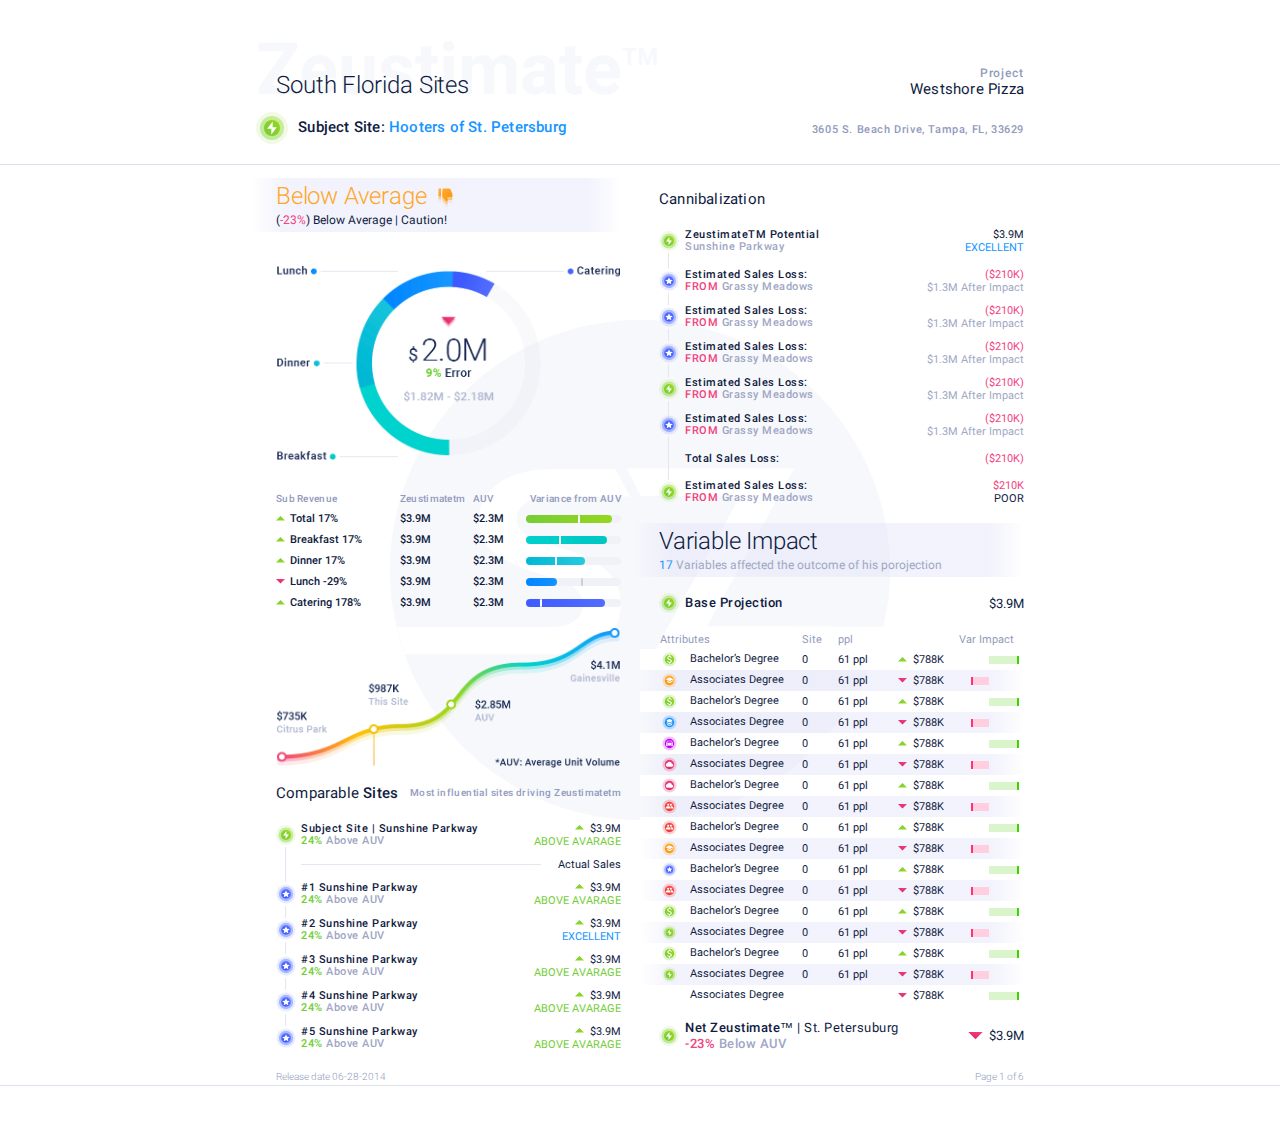
<file: index.html>
<!doctype html>
<html lang="en">
<head>
	<title></title>
	<meta name="description" content="" />
	<meta name="keywords" content="" />
	<meta http-equiv="Content-Type" content="text/html; charset=utf-8" />
    <link rel="stylesheet" href="css/main.css" type="text/css" />
</head>

<body>
<div class="container">
	<header>
        <div class="centered">
            <div class="left">
                <div class="titles">
                    <h1>Zeustimate<sup>tm</sup></h1>									
                    <h2>South Florida Sites</h2>					
                </div>
                <div class="subject">
                    <div class="icon icon_synergy"></div>
                    Subject Site: <span>Hooters of St. Petersburg</span>
                </div>
            </div>
            <div class="right">
                <p>Project</p>
                <h4>Westshore Pizza</h4>
                <h5>3605 S. Beach Drive, Tampa, FL, 33629</h5>                  
            </div>
        </div>
    </header>
    
    
    
    <div class="centered main">
        <div class="col-left">
            <div class="header-block">
                <h3 class="orange">Below Average<i class="icon icon_no"></i></h3>
                <div class="description">(<span class="pink">-23%</span>) Below Average | Caution!</div>
            </div>
        
            <div class="circle_chart">
                <img src="img/chart1.png" width="345" />
            </div>

            <div class="table table-auv">
                <div class="table-row table-head">
                    <div class="table-cell cell1">Sub Revenue</div>
                    <div class="table-cell cell2">Zeustimatetm</div>
                    <div class="table-cell cell3">AUV</div>
                    <div class="table-cell cell4">Variance from AUV</div>
                </div>

                <div class="table-row">
                    <div class="table-cell cell1"><i class="icon icon_up"></i>Total 17%</div>
                    <div class="table-cell cell2">$3.9M</div>
                    <div class="table-cell cell3">$2.3M</div>
                    <div class="table-cell cell4">
                        
                        <div class="bar">
                            <!--
                                If tube is inside the bar, we need to add LOW class. It means the tube will have white background color.
                                If tube is outside the bar, we need to add UPPER class.  The tube will have gray bg color. 
                            -->
                            <div class="low" style="left: 55%"></div>
                            <div class="bar-green" style="width:90%"></div>
                        </div>
                    </div>
                </div>

                <div class="table-row">
                    <div class="table-cell cell1"><i class="icon icon_up"></i>Breakfast 17%</div>
                    <div class="table-cell cell2">$3.9M</div>
                    <div class="table-cell cell3">$2.3M</div>
                    <div class="table-cell cell4">
                        <div class="bar">
                            <div class="low" style="left: 35%"></div>
                            <div class="bar-turquoise" style="width:85%"></div>
                        </div>
                    </div>
                </div>

                <div class="table-row">
                    <div class="table-cell cell1"><i class="icon icon_up"></i>Dinner 17%</div>
                    <div class="table-cell cell2">$3.9M</div>
                    <div class="table-cell cell3">$2.3M</div>
                    <div class="table-cell cell4">
                        <div class="bar">
                            <div class="low" style="left: 30%"></div>
                            <div class="bar-dark-turquoise" style="width:62%"></div>
                        </div>
                    </div>
                </div>

                <div class="table-row">
                    <div class="table-cell cell1"><i class="icon icon_down"></i>Lunch -29%</div>
                    <div class="table-cell cell2">$3.9M</div>
                    <div class="table-cell cell3">$2.3M</div>
                    <div class="table-cell cell4">
                        <div class="bar">
                            <div class="upper" style="left: 58%"></div>
                            <div class="bar-blue" style="width:32%"></div>
                        </div>
                    </div>
                </div>

                <div class="table-row">
                    <div class="table-cell cell1"><i class="icon icon_up"></i>Catering 178%</div>
                    <div class="table-cell cell2">$3.9M</div>
                    <div class="table-cell cell3">$2.3M</div>
                    <div class="table-cell cell4">
                        <div class="bar">
                            <div class="low" style="left: 15%"></div>
                            <div class="bar-dark-blue" style="width:83%"></div>
                        </div>
                    </div>
                </div>
            </div><!-- /table -->

            <div class="line_chart">
                <img src="img/chart2.png" width="345" />
            </div>

             <div class="comparable">
                <h3>Comparable <span>Sites</span></h3>
                <div>Most influential sites driving Zeustimatetm</div>
             </div>


             <div class="table table-comparable">
                <div class="table-row">
                    <div class="table-cell cell1">
                        <i class="icon icon_synergy"></i>
                    </div>
                    <div class="table-cell cell2">
                        <p>Subject Site | Sunshine Parkway</p>
                        <div><span class="green">24%</span> Above AUV</div>
                    </div>
                    <div class="table-cell cell3">
                        <div><i class="icon icon_up"></i>$3.9M</div>
                        <div class="green">above avarage</div>                                
                    </div>
                </div>

                <div class="table-row colspan">
                    <div class="table-cell cell1">&nbsp;</div>
                    <div class="table-cell cell2"></div>
                    <div class="table-cell cell3"><span>Actual Sales</span></div>
                </div>
                
                <div class="table-row">
                    <div class="table-cell cell1">
                        <i class="icon icon_star"></i>
                    </div>
                    <div class="table-cell cell2">
                        <p>#1 Sunshine Parkway</p>
                        <div><span class="green">24%</span> Above AUV</div>
                    </div>
                    <div class="table-cell cell3">
                        <div><i class="icon icon_up"></i>$3.9M</div>
                        <div class="green">above avarage</div>                                
                    </div>
                </div>

                <div class="table-row">
                    <div class="table-cell cell1">
                        <i class="icon icon_star"></i>
                    </div>
                    <div class="table-cell cell2">
                        <p>#2 Sunshine Parkway</p>
                        <div><span class="green">24%</span> Above AUV</div>
                    </div>
                    <div class="table-cell cell3">
                        <div><i class="icon icon_up"></i>$3.9M</div>
                        <div class="blue">excellent</div>                                
                    </div>
                </div>

                <div class="table-row">
                    <div class="table-cell cell1">
                        <i class="icon icon_star"></i>
                    </div>
                    <div class="table-cell cell2">
                        <p>#3 Sunshine Parkway</p>
                        <div><span class="green">24%</span> Above AUV</div>
                    </div>
                    <div class="table-cell cell3">
                        <div><i class="icon icon_up"></i>$3.9M</div>
                        <div class="green">above avarage</div>                                
                    </div>
                </div>

                <div class="table-row">
                    <div class="table-cell cell1">
                        <i class="icon icon_star"></i>
                    </div>
                    <div class="table-cell cell2">
                        <p>#4 Sunshine Parkway</p>
                        <div><span class="green">24%</span> Above AUV</div>
                    </div>
                    <div class="table-cell cell3">
                        <div><i class="icon icon_up"></i>$3.9M</div>
                        <div class="green">above avarage</div>                                
                    </div>
                </div>

                <div class="table-row">
                    <div class="table-cell cell1">
                        <i class="icon icon_star"></i>
                    </div>
                    <div class="table-cell cell2">
                        <p>#5 Sunshine Parkway</p>
                        <div><span class="green">24%</span> Above AUV</div>
                    </div>
                    <div class="table-cell cell3">
                        <div><i class="icon icon_up"></i>$3.9M</div>
                        <div class="green">above avarage</div>                                
                    </div>
                </div>

             </div>
        </div><!-- /col-left -->


        <div class="col-right">
            <div class="comparable">
                <h3>Cannibalization</h3>
            </div>
            <div class="table table-comparable">                
                <div class="table-row add-padding-bottom">
                    <div class="table-cell cell1">
                        <i class="icon icon_synergy"></i>
                    </div>
                    <div class="table-cell cell2">
                        <p>ZeustimateTM Potential</p>
                        <div>Sunshine Parkway</div>
                    </div>
                    <div class="table-cell cell3">
                        <div>$3.9M</div>
                        <div class="blue">excellent</div>                                
                    </div>
                </div>

                <div class="table-row">
                    <div class="table-cell cell1">
                        <i class="icon icon_star"></i>
                    </div>
                    <div class="table-cell cell2">
                        <p>Estimated Sales Loss:</p>
                        <div><span class="pink">FROM</span> Grassy Meadows</div>
                    </div>
                    <div class="table-cell cell3">
                        <div class="pink">($210K)</div>
                        <div class="gray">$1.3M After Impact</div>                                
                    </div>
                </div>

                <div class="table-row">
                    <div class="table-cell cell1">
                        <i class="icon icon_star"></i>
                    </div>
                    <div class="table-cell cell2">
                        <p>Estimated Sales Loss:</p>
                        <div><span class="pink">FROM</span> Grassy Meadows</div>
                    </div>
                    <div class="table-cell cell3">
                        <div class="pink">($210K)</div>
                        <div class="gray">$1.3M After Impact</div>                                
                    </div>
                </div>

                <div class="table-row">
                    <div class="table-cell cell1">
                        <i class="icon icon_star"></i>
                    </div>
                    <div class="table-cell cell2">
                        <p>Estimated Sales Loss:</p>
                        <div><span class="pink">FROM</span> Grassy Meadows</div>
                    </div>
                    <div class="table-cell cell3">
                        <div class="pink">($210K)</div>
                        <div class="gray">$1.3M After Impact</div>                                
                    </div>
                </div>

                <div class="table-row">
                    <div class="table-cell cell1">
                        <i class="icon icon_synergy"></i>
                    </div>
                    <div class="table-cell cell2">
                        <p>Estimated Sales Loss:</p>
                        <div><span class="pink">FROM</span> Grassy Meadows</div>
                    </div>
                    <div class="table-cell cell3">
                        <div class="pink">($210K)</div>
                        <div class="gray">$1.3M After Impact</div>                                
                    </div>
                </div>

                <div class="table-row add-padding-bottom">
                    <div class="table-cell cell1">
                        <i class="icon icon_star"></i>
                    </div>
                    <div class="table-cell cell2">
                        <p>Estimated Sales Loss:</p>
                        <div><span class="pink">FROM</span> Grassy Meadows</div>
                    </div>
                    <div class="table-cell cell3">
                        <div class="pink">($210K)</div>
                        <div class="gray">$1.3M After Impact</div>                                
                    </div>
                </div>

                <div class="table-row add-padding-bottom">
                    <div class="table-cell cell1 no-icon">&nbsp;</div>
                    <div class="table-cell cell2">
                        <p>Total Sales Loss:</p>
                    </div>
                    <div class="table-cell cell3">
                        <div class="pink">($210K)</div>                            
                    </div>
                </div>

                <div class="table-row">
                    <div class="table-cell cell1">
                        <i class="icon icon_synergy"></i>
                    </div>
                    <div class="table-cell cell2">
                        <p>Estimated Sales Loss:</p>
                        <div><span class="pink">FROM</span> Grassy Meadows</div>
                    </div>
                    <div class="table-cell cell3">
                        <div class="pink">$210K</div>
                        <div>poor</div>                             
                    </div>
                </div>
            </div><!-- /cannibalization -->


            <div class="header-block">
                <h3>Variable Impact</h3>
                <div class="description"><span class="blue">17</span> <span class="gray">Variables affected the outcome of his porojection</span></div>
            </div>

            <div class="table table-comparable table-impact">                
                <div class="table-row">
                    <div class="table-cell cell1">
                        <i class="icon icon_synergy"></i>
                    </div>
                    <div class="table-cell cell2">
                        <p>Base Projection</p>
                    </div>
                    <div class="table-cell cell3">
                        <div>$3.9M</div>                            
                    </div>
                </div>
            </div>


            <div class="table table-attributes">      
                <div class="table-row table-header">
                    <div class="table-cell cell1">Attributes</div>
                    <div class="table-cell cell2">Site</div>
                    <div class="table-cell cell3">ppl</div>
                    <div class="table-cell cell4">&nbsp;</div>
                    <div class="table-cell cell5">Var Impact</div>
                </div>

                <div class="table-row">
                    <div class="table-cell cell1">
                        <i class="icon icon_usd"></i>
                        Bachelor’s Degree
                    </div>
                    <div class="table-cell cell2">0</div>
                    <div class="table-cell cell3">61 ppl</div>
                    <div class="table-cell cell4"><i class="icon icon_up"></i> $788K</div>
                    <div class="table-cell cell5">
                        <div class="bar-color">
                            <!-- value 50% is maximum for this chart. So, you shoud devide by 2. -->
                            <span class="positive" style="width:50%"></span>
                        </div>                            
                    </div>
                </div>

                <div class="table-row">
                    <div class="table-cell cell1">
                        <i class="icon icon_education"></i>
                        Associates Degree
                    </div>
                    <div class="table-cell cell2">0</div>
                    <div class="table-cell cell3">61 ppl</div>
                    <div class="table-cell cell4"><i class="icon icon_down"></i> $788K</div>
                    <div class="table-cell cell5">
                        <div class="bar-color">
                            <!-- value 50% is maximum for this chart. So, you shoud devide by 2. -->
                            <span class="negative" style="width:30%"></span>
                        </div>                            
                    </div>
                </div>

                <div class="table-row">
                    <div class="table-cell cell1">
                        <i class="icon icon_usd"></i>
                        Bachelor’s Degree
                    </div>
                    <div class="table-cell cell2">0</div>
                    <div class="table-cell cell3">61 ppl</div>
                    <div class="table-cell cell4"><i class="icon icon_up"></i> $788K</div>
                    <div class="table-cell cell5">
                        <div class="bar-color">
                            <!-- value 50% is maximum for this chart. So, you shoud devide by 2. -->
                            <span class="positive" style="width:50%"></span>
                        </div>                            
                    </div>
                </div>

                <div class="table-row">
                    <div class="table-cell cell1">
                        <i class="icon icon_storage"></i>
                        Associates Degree
                    </div>
                    <div class="table-cell cell2">0</div>
                    <div class="table-cell cell3">61 ppl</div>
                    <div class="table-cell cell4"><i class="icon icon_down"></i> $788K</div>
                    <div class="table-cell cell5">
                        <div class="bar-color">
                            <!-- value 50% is maximum for this chart. So, you shoud devide by 2. -->
                            <span class="negative" style="width:30%"></span>
                        </div>                            
                    </div>
                </div>

                <div class="table-row">
                    <div class="table-cell cell1">
                        <i class="icon icon_car"></i>
                        Bachelor’s Degree
                    </div>
                    <div class="table-cell cell2">0</div>
                    <div class="table-cell cell3">61 ppl</div>
                    <div class="table-cell cell4"><i class="icon icon_up"></i> $788K</div>
                    <div class="table-cell cell5">
                        <div class="bar-color">
                            <!-- value 50% is maximum for this chart. So, you shoud devide by 2. -->
                            <span class="positive" style="width:50%"></span>
                        </div>                            
                    </div>
                </div>

                <div class="table-row">
                    <div class="table-cell cell1">
                        <i class="icon icon_cloud"></i>
                        Associates Degree
                    </div>
                    <div class="table-cell cell2">0</div>
                    <div class="table-cell cell3">61 ppl</div>
                    <div class="table-cell cell4"><i class="icon icon_down"></i> $788K</div>
                    <div class="table-cell cell5">
                        <div class="bar-color">
                            <!-- value 50% is maximum for this chart. So, you shoud devide by 2. -->
                            <span class="negative" style="width:30%"></span>
                        </div>                            
                    </div>
                </div>

                <div class="table-row">
                    <div class="table-cell cell1">
                        <i class="icon icon_cloud"></i>
                        Bachelor’s Degree
                    </div>
                    <div class="table-cell cell2">0</div>
                    <div class="table-cell cell3">61 ppl</div>
                    <div class="table-cell cell4"><i class="icon icon_up"></i> $788K</div>
                    <div class="table-cell cell5">
                        <div class="bar-color">
                            <!-- value 50% is maximum for this chart. So, you shoud devide by 2. -->
                            <span class="positive" style="width:50%"></span>
                        </div>                            
                    </div>
                </div>

                <div class="table-row">
                    <div class="table-cell cell1">
                        <i class="icon icon_people"></i>
                        Associates Degree
                    </div>
                    <div class="table-cell cell2">0</div>
                    <div class="table-cell cell3">61 ppl</div>
                    <div class="table-cell cell4"><i class="icon icon_down"></i> $788K</div>
                    <div class="table-cell cell5">
                        <div class="bar-color">
                            <!-- value 50% is maximum for this chart. So, you shoud devide by 2. -->
                            <span class="negative" style="width:30%"></span>
                        </div>                            
                    </div>
                </div>

                <div class="table-row">
                    <div class="table-cell cell1">
                        <i class="icon icon_people"></i>
                        Bachelor’s Degree
                    </div>
                    <div class="table-cell cell2">0</div>
                    <div class="table-cell cell3">61 ppl</div>
                    <div class="table-cell cell4"><i class="icon icon_up"></i> $788K</div>
                    <div class="table-cell cell5">
                        <div class="bar-color">
                            <!-- value 50% is maximum for this chart. So, you shoud devide by 2. -->
                            <span class="positive" style="width:50%"></span>
                        </div>                            
                    </div>
                </div>

                <div class="table-row">
                    <div class="table-cell cell1">
                        <i class="icon icon_education"></i>
                        Associates Degree
                    </div>
                    <div class="table-cell cell2">0</div>
                    <div class="table-cell cell3">61 ppl</div>
                    <div class="table-cell cell4"><i class="icon icon_down"></i> $788K</div>
                    <div class="table-cell cell5">
                        <div class="bar-color">
                            <!-- value 50% is maximum for this chart. So, you shoud devide by 2. -->
                            <span class="negative" style="width:30%"></span>
                        </div>                            
                    </div>
                </div>

                <div class="table-row">
                    <div class="table-cell cell1">
                        <i class="icon icon_star"></i>
                        Bachelor’s Degree
                    </div>
                    <div class="table-cell cell2">0</div>
                    <div class="table-cell cell3">61 ppl</div>
                    <div class="table-cell cell4"><i class="icon icon_up"></i> $788K</div>
                    <div class="table-cell cell5">
                        <div class="bar-color">
                            <!-- value 50% is maximum for this chart. So, you shoud devide by 2. -->
                            <span class="positive" style="width:50%"></span>
                        </div>                            
                    </div>
                </div>

                <div class="table-row">
                    <div class="table-cell cell1">
                        <i class="icon icon_people"></i>
                        Associates Degree
                    </div>
                    <div class="table-cell cell2">0</div>
                    <div class="table-cell cell3">61 ppl</div>
                    <div class="table-cell cell4"><i class="icon icon_down"></i> $788K</div>
                    <div class="table-cell cell5">
                        <div class="bar-color">
                            <!-- value 50% is maximum for this chart. So, you shoud devide by 2. -->
                            <span class="negative" style="width:30%"></span>
                        </div>                            
                    </div>
                </div>

                <div class="table-row">
                    <div class="table-cell cell1">
                        <i class="icon icon_usd"></i>
                        Bachelor’s Degree
                    </div>
                    <div class="table-cell cell2">0</div>
                    <div class="table-cell cell3">61 ppl</div>
                    <div class="table-cell cell4"><i class="icon icon_up"></i> $788K</div>
                    <div class="table-cell cell5">
                        <div class="bar-color">
                            <!-- value 50% is maximum for this chart. So, you shoud devide by 2. -->
                            <span class="positive" style="width:50%"></span>
                        </div>                            
                    </div>
                </div>

                <div class="table-row">
                    <div class="table-cell cell1">
                        <i class="icon icon_synergy"></i>
                        Associates Degree
                    </div>
                    <div class="table-cell cell2">0</div>
                    <div class="table-cell cell3">61 ppl</div>
                    <div class="table-cell cell4"><i class="icon icon_down"></i> $788K</div>
                    <div class="table-cell cell5">
                        <div class="bar-color">
                            <!-- value 50% is maximum for this chart. So, you shoud devide by 2. -->
                            <span class="negative" style="width:30%"></span>
                        </div>                            
                    </div>
                </div>

                <div class="table-row">
                    <div class="table-cell cell1">
                        <i class="icon icon_usd"></i>
                        Bachelor’s Degree
                    </div>
                    <div class="table-cell cell2">0</div>
                    <div class="table-cell cell3">61 ppl</div>
                    <div class="table-cell cell4"><i class="icon icon_up"></i> $788K</div>
                    <div class="table-cell cell5">
                        <div class="bar-color">
                            <!-- value 50% is maximum for this chart. So, you shoud devide by 2. -->
                            <span class="positive" style="width:50%"></span>
                        </div>                            
                    </div>
                </div>

                <div class="table-row">
                    <div class="table-cell cell1">
                        <i class="icon icon_synergy"></i>
                        Associates Degree
                    </div>
                    <div class="table-cell cell2">0</div>
                    <div class="table-cell cell3">61 ppl</div>
                    <div class="table-cell cell4"><i class="icon icon_down"></i> $788K</div>
                    <div class="table-cell cell5">
                        <div class="bar-color">
                            <!-- value 50% is maximum for this chart. So, you shoud devide by 2. -->
                            <span class="negative" style="width:30%"></span>
                        </div>                            
                    </div>
                </div>

                <div class="table-row">
                        <div class="table-cell cell1">
                            <i class="icon no-icon"></i>
                            Associates Degree
                        </div>
                        <div class="table-cell cell2"></div>
                        <div class="table-cell cell3"></div>
                        <div class="table-cell cell4"><i class="icon icon_down"></i> $788K</div>
                        <div class="table-cell cell5">
                            <div class="bar-color">
                                <!-- value 50% is maximum for this chart. So, you shoud devide by 2. -->
                                <span class="positive" style="width:50%"></span>
                            </div>                           
                        </div>
                    </div>
            </div><!--/attributes -->


            <div class="table table-comparable table-impact">                
                <div class="table-row">
                    <div class="table-cell cell1">
                        <i class="icon icon_synergy"></i>
                    </div>
                    <div class="table-cell cell2">
                        <p>Net Zeustimate™ <span class="thin-style">| St. Petersuburg</span></p>
                        <div><span class="pink">-23%</span> Below AUV</div>
                    </div>
                    <div class="table-cell cell3">
                        <div><i class="icon icon_down"></i>$3.9M</div>                            
                    </div>
                </div>
            </div>

   
        </div><!-- /col-right-->       
	</div>

       
	<div class="end_content"></div>
</div>

<footer>
	<div class="centered">
        <div class="left">Release date 06-28-2014</div>
        <div class="right">Page 1 of 6</div>
    </div>
</footer>
</body>
</html>
</file>
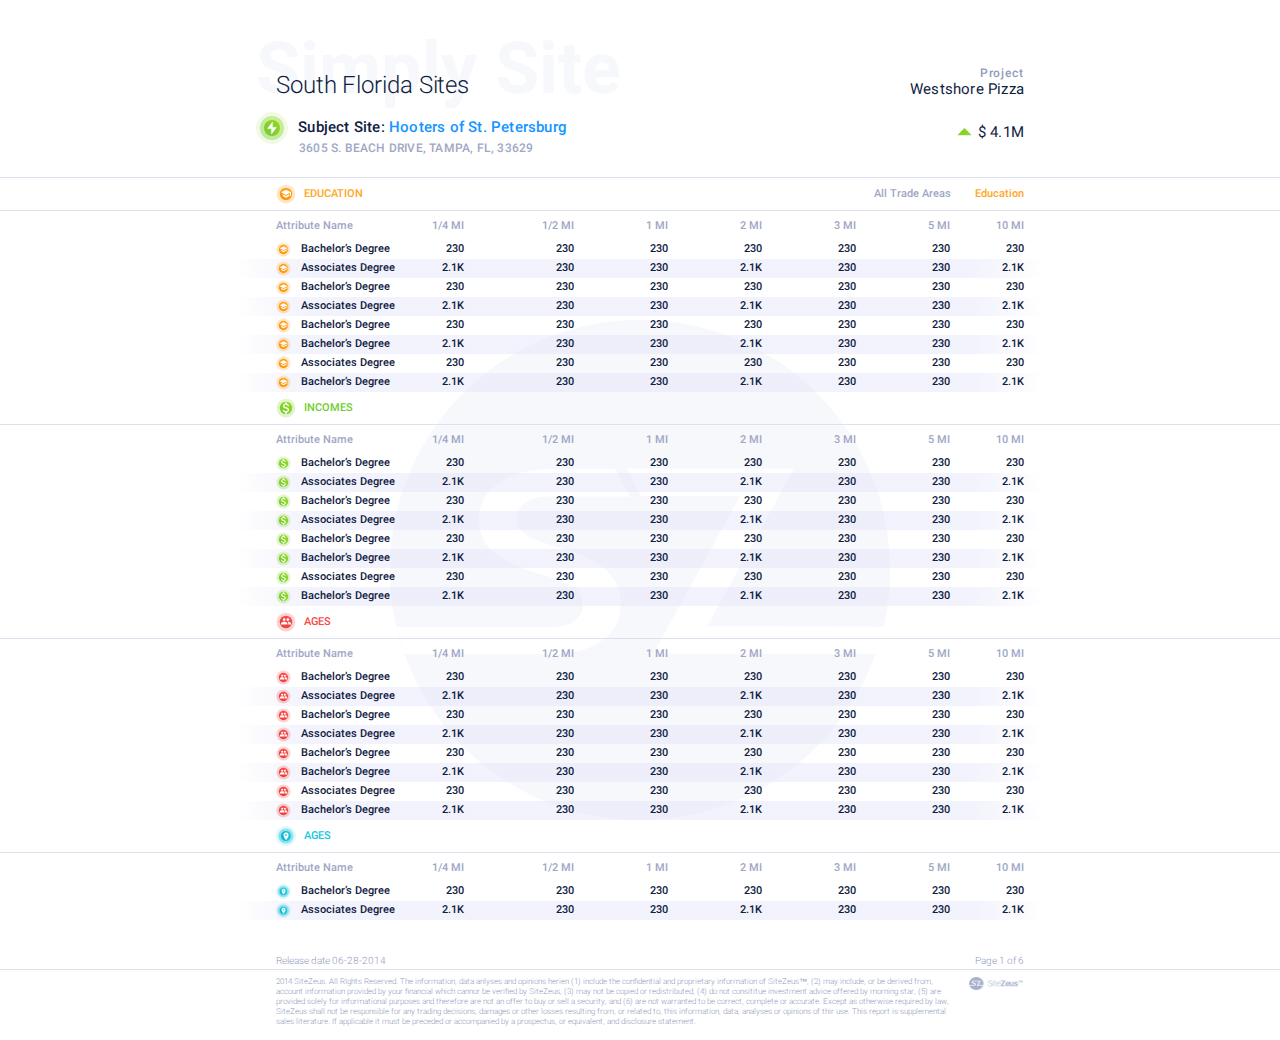
<file: all_activities.html>
<!doctype html>
<html lang="en">
<head>
	<title></title>
	<meta name="description" content="" />
	<meta name="keywords" content="" />
	<meta http-equiv="Content-Type" content="text/html; charset=utf-8" />
    <link rel="stylesheet" href="css/main.css" type="text/css" />
</head>

<body>
<div class="container demos">
	<header>
        <div class="centered">
            <div class="left">
                <div class="titles">
                    <h1>Simply Site</h1>									
                    <h2>South Florida Sites</h2>					
                </div>
                <div class="subject">
                    <div class="icon icon_synergy"></div>
                    Subject Site: <span>Hooters of St. Petersburg</span>

                    <h5 class="gray">3605 S. Beach Drive, Tampa, FL, 33629</h5> 
                </div>
            </div>
            <div class="right">
                <p>Project</p>
                <h4>Westshore Pizza</h4>

                <div><i class="icon icon_up"></i>$ 4.1M</div>               
            </div>
        </div>
    </header>
    
    <div class="table-only-header">
        <div class="table">
            <div class="table-row">
                <div class="table-cell cell1 orange"><i class="icon icon_education"></i> EDUCATION</div>
                <div class="table-cell cell2 gray">All Trade Areas</div>
                <div class="table-cell cell3 orange">Education</div>
            </div>
        </div>
    </div>
    
    
    <div class="centered main">
        <div class="table table-education">
            <div class="table-row table-head gray">
                <div class="table-cell cell1">Attribute Name</div>
                <div class="table-cell cell2">1/4 MI</div>
                <div class="table-cell cell3">1/2 MI</div>
                <div class="table-cell cell4">1 MI</div>
                <div class="table-cell cell5">2 MI</div>
                <div class="table-cell cell6">3 MI</div>
                <div class="table-cell cell7">5 MI</div>
                <div class="table-cell cell8">10 MI</div>
            </div>
            <div class="table-row">
                <div class="table-cell cell1"><i class="icon icon_education"></i> Bachelor’s Degree</div>
                <div class="table-cell cell2">230</div>
                <div class="table-cell cell3">230</div>
                <div class="table-cell cell4">230</div>
                <div class="table-cell cell5">230</div>
                <div class="table-cell cell6">230</div>
                <div class="table-cell cell7">230</div>
                <div class="table-cell cell8">230</div>
            </div>

            <div class="table-row">
                <div class="table-cell cell1"><i class="icon icon_education"></i> Associates Degree</div>
                <div class="table-cell cell2">2.1K</div>
                <div class="table-cell cell3">230</div>
                <div class="table-cell cell4">230</div>
                <div class="table-cell cell5">2.1K</div>
                <div class="table-cell cell6">230</div>
                <div class="table-cell cell7">230</div>
                <div class="table-cell cell8">2.1K</div>
            </div>
            <div class="table-row">
                <div class="table-cell cell1"><i class="icon icon_education"></i> Bachelor’s Degree</div>
                <div class="table-cell cell2">230</div>
                <div class="table-cell cell3">230</div>
                <div class="table-cell cell4">230</div>
                <div class="table-cell cell5">230</div>
                <div class="table-cell cell6">230</div>
                <div class="table-cell cell7">230</div>
                <div class="table-cell cell8">230</div>
            </div>

            <div class="table-row">
                <div class="table-cell cell1"><i class="icon icon_education"></i> Associates Degree</div>
                <div class="table-cell cell2">2.1K</div>
                <div class="table-cell cell3">230</div>
                <div class="table-cell cell4">230</div>
                <div class="table-cell cell5">2.1K</div>
                <div class="table-cell cell6">230</div>
                <div class="table-cell cell7">230</div>
                <div class="table-cell cell8">2.1K</div>
            </div>
            <div class="table-row">
                <div class="table-cell cell1"><i class="icon icon_education"></i> Bachelor’s Degree</div>
                <div class="table-cell cell2">230</div>
                <div class="table-cell cell3">230</div>
                <div class="table-cell cell4">230</div>
                <div class="table-cell cell5">230</div>
                <div class="table-cell cell6">230</div>
                <div class="table-cell cell7">230</div>
                <div class="table-cell cell8">230</div>
            </div>

            <div class="table-row">
                <div class="table-cell cell1"><i class="icon icon_education"></i> Bachelor’s Degree</div>
                <div class="table-cell cell2">2.1K</div>
                <div class="table-cell cell3">230</div>
                <div class="table-cell cell4">230</div>
                <div class="table-cell cell5">2.1K</div>
                <div class="table-cell cell6">230</div>
                <div class="table-cell cell7">230</div>
                <div class="table-cell cell8">2.1K</div>
            </div>
            <div class="table-row">
                <div class="table-cell cell1"><i class="icon icon_education"></i> Associates Degree</div>
                <div class="table-cell cell2">230</div>
                <div class="table-cell cell3">230</div>
                <div class="table-cell cell4">230</div>
                <div class="table-cell cell5">230</div>
                <div class="table-cell cell6">230</div>
                <div class="table-cell cell7">230</div>
                <div class="table-cell cell8">230</div>
            </div>

            <div class="table-row">
                <div class="table-cell cell1"><i class="icon icon_education"></i> Bachelor’s Degree</div>
                <div class="table-cell cell2">2.1K</div>
                <div class="table-cell cell3">230</div>
                <div class="table-cell cell4">230</div>
                <div class="table-cell cell5">2.1K</div>
                <div class="table-cell cell6">230</div>
                <div class="table-cell cell7">230</div>
                <div class="table-cell cell8">2.1K</div>
            </div>
        </div>
    </div>
    

    <div class="table-only-header">
        <div class="table">
            <div class="table-row">
                <div class="table-cell cell1 green"><i class="icon icon_usd"></i> INCOMES</div>
            </div>
        </div>
    </div>

    <div class="centered main">
        <div class="table table-education">
            <div class="table-row table-head gray">
                <div class="table-cell cell1">Attribute Name</div>
                <div class="table-cell cell2">1/4 MI</div>
                <div class="table-cell cell3">1/2 MI</div>
                <div class="table-cell cell4">1 MI</div>
                <div class="table-cell cell5">2 MI</div>
                <div class="table-cell cell6">3 MI</div>
                <div class="table-cell cell7">5 MI</div>
                <div class="table-cell cell8">10 MI</div>
            </div>
            <div class="table-row">
                <div class="table-cell cell1"><i class="icon icon_usd"></i> Bachelor’s Degree</div>
                <div class="table-cell cell2">230</div>
                <div class="table-cell cell3">230</div>
                <div class="table-cell cell4">230</div>
                <div class="table-cell cell5">230</div>
                <div class="table-cell cell6">230</div>
                <div class="table-cell cell7">230</div>
                <div class="table-cell cell8">230</div>
            </div>

            <div class="table-row">
                <div class="table-cell cell1"><i class="icon icon_usd"></i> Associates Degree</div>
                <div class="table-cell cell2">2.1K</div>
                <div class="table-cell cell3">230</div>
                <div class="table-cell cell4">230</div>
                <div class="table-cell cell5">2.1K</div>
                <div class="table-cell cell6">230</div>
                <div class="table-cell cell7">230</div>
                <div class="table-cell cell8">2.1K</div>
            </div>
            <div class="table-row">
                <div class="table-cell cell1"><i class="icon icon_usd"></i> Bachelor’s Degree</div>
                <div class="table-cell cell2">230</div>
                <div class="table-cell cell3">230</div>
                <div class="table-cell cell4">230</div>
                <div class="table-cell cell5">230</div>
                <div class="table-cell cell6">230</div>
                <div class="table-cell cell7">230</div>
                <div class="table-cell cell8">230</div>
            </div>

            <div class="table-row">
                <div class="table-cell cell1"><i class="icon icon_usd"></i> Associates Degree</div>
                <div class="table-cell cell2">2.1K</div>
                <div class="table-cell cell3">230</div>
                <div class="table-cell cell4">230</div>
                <div class="table-cell cell5">2.1K</div>
                <div class="table-cell cell6">230</div>
                <div class="table-cell cell7">230</div>
                <div class="table-cell cell8">2.1K</div>
            </div>
            <div class="table-row">
                <div class="table-cell cell1"><i class="icon icon_usd"></i> Bachelor’s Degree</div>
                <div class="table-cell cell2">230</div>
                <div class="table-cell cell3">230</div>
                <div class="table-cell cell4">230</div>
                <div class="table-cell cell5">230</div>
                <div class="table-cell cell6">230</div>
                <div class="table-cell cell7">230</div>
                <div class="table-cell cell8">230</div>
            </div>

            <div class="table-row">
                <div class="table-cell cell1"><i class="icon icon_usd"></i> Bachelor’s Degree</div>
                <div class="table-cell cell2">2.1K</div>
                <div class="table-cell cell3">230</div>
                <div class="table-cell cell4">230</div>
                <div class="table-cell cell5">2.1K</div>
                <div class="table-cell cell6">230</div>
                <div class="table-cell cell7">230</div>
                <div class="table-cell cell8">2.1K</div>
            </div>
            <div class="table-row">
                <div class="table-cell cell1"><i class="icon icon_usd"></i> Associates Degree</div>
                <div class="table-cell cell2">230</div>
                <div class="table-cell cell3">230</div>
                <div class="table-cell cell4">230</div>
                <div class="table-cell cell5">230</div>
                <div class="table-cell cell6">230</div>
                <div class="table-cell cell7">230</div>
                <div class="table-cell cell8">230</div>
            </div>

            <div class="table-row">
                <div class="table-cell cell1"><i class="icon icon_usd"></i> Bachelor’s Degree</div>
                <div class="table-cell cell2">2.1K</div>
                <div class="table-cell cell3">230</div>
                <div class="table-cell cell4">230</div>
                <div class="table-cell cell5">2.1K</div>
                <div class="table-cell cell6">230</div>
                <div class="table-cell cell7">230</div>
                <div class="table-cell cell8">2.1K</div>
            </div>
        </div>
    </div>

    <div class="table-only-header">
        <div class="table">
            <div class="table-row">
                <div class="table-cell cell1 red"><i class="icon icon_people"></i> AGES</div>
            </div>
        </div>
    </div>

    <div class="centered main">
        <div class="table table-education">
            <div class="table-row table-head gray">
                <div class="table-cell cell1">Attribute Name</div>
                <div class="table-cell cell2">1/4 MI</div>
                <div class="table-cell cell3">1/2 MI</div>
                <div class="table-cell cell4">1 MI</div>
                <div class="table-cell cell5">2 MI</div>
                <div class="table-cell cell6">3 MI</div>
                <div class="table-cell cell7">5 MI</div>
                <div class="table-cell cell8">10 MI</div>
            </div>
            <div class="table-row">
                <div class="table-cell cell1"><i class="icon icon_people"></i> Bachelor’s Degree</div>
                <div class="table-cell cell2">230</div>
                <div class="table-cell cell3">230</div>
                <div class="table-cell cell4">230</div>
                <div class="table-cell cell5">230</div>
                <div class="table-cell cell6">230</div>
                <div class="table-cell cell7">230</div>
                <div class="table-cell cell8">230</div>
            </div>

            <div class="table-row">
                <div class="table-cell cell1"><i class="icon icon_people"></i> Associates Degree</div>
                <div class="table-cell cell2">2.1K</div>
                <div class="table-cell cell3">230</div>
                <div class="table-cell cell4">230</div>
                <div class="table-cell cell5">2.1K</div>
                <div class="table-cell cell6">230</div>
                <div class="table-cell cell7">230</div>
                <div class="table-cell cell8">2.1K</div>
            </div>
            <div class="table-row">
                <div class="table-cell cell1"><i class="icon icon_people"></i> Bachelor’s Degree</div>
                <div class="table-cell cell2">230</div>
                <div class="table-cell cell3">230</div>
                <div class="table-cell cell4">230</div>
                <div class="table-cell cell5">230</div>
                <div class="table-cell cell6">230</div>
                <div class="table-cell cell7">230</div>
                <div class="table-cell cell8">230</div>
            </div>

            <div class="table-row">
                <div class="table-cell cell1"><i class="icon icon_people"></i> Associates Degree</div>
                <div class="table-cell cell2">2.1K</div>
                <div class="table-cell cell3">230</div>
                <div class="table-cell cell4">230</div>
                <div class="table-cell cell5">2.1K</div>
                <div class="table-cell cell6">230</div>
                <div class="table-cell cell7">230</div>
                <div class="table-cell cell8">2.1K</div>
            </div>
            <div class="table-row">
                <div class="table-cell cell1"><i class="icon icon_people"></i> Bachelor’s Degree</div>
                <div class="table-cell cell2">230</div>
                <div class="table-cell cell3">230</div>
                <div class="table-cell cell4">230</div>
                <div class="table-cell cell5">230</div>
                <div class="table-cell cell6">230</div>
                <div class="table-cell cell7">230</div>
                <div class="table-cell cell8">230</div>
            </div>

            <div class="table-row">
                <div class="table-cell cell1"><i class="icon icon_people"></i> Bachelor’s Degree</div>
                <div class="table-cell cell2">2.1K</div>
                <div class="table-cell cell3">230</div>
                <div class="table-cell cell4">230</div>
                <div class="table-cell cell5">2.1K</div>
                <div class="table-cell cell6">230</div>
                <div class="table-cell cell7">230</div>
                <div class="table-cell cell8">2.1K</div>
            </div>
            <div class="table-row">
                <div class="table-cell cell1"><i class="icon icon_people"></i> Associates Degree</div>
                <div class="table-cell cell2">230</div>
                <div class="table-cell cell3">230</div>
                <div class="table-cell cell4">230</div>
                <div class="table-cell cell5">230</div>
                <div class="table-cell cell6">230</div>
                <div class="table-cell cell7">230</div>
                <div class="table-cell cell8">230</div>
            </div>

            <div class="table-row">
                <div class="table-cell cell1"><i class="icon icon_people"></i> Bachelor’s Degree</div>
                <div class="table-cell cell2">2.1K</div>
                <div class="table-cell cell3">230</div>
                <div class="table-cell cell4">230</div>
                <div class="table-cell cell5">2.1K</div>
                <div class="table-cell cell6">230</div>
                <div class="table-cell cell7">230</div>
                <div class="table-cell cell8">2.1K</div>
            </div>
        </div>
    </div>
    
    <div class="table-only-header">
        <div class="table">
            <div class="table-row">
                <div class="table-cell cell1 turquoise"><i class="icon icon_point"></i> AGES</div>
            </div>
        </div>
    </div>

    <div class="centered main">
        <div class="table table-education">
            <div class="table-row table-head gray">
                <div class="table-cell cell1">Attribute Name</div>
                <div class="table-cell cell2">1/4 MI</div>
                <div class="table-cell cell3">1/2 MI</div>
                <div class="table-cell cell4">1 MI</div>
                <div class="table-cell cell5">2 MI</div>
                <div class="table-cell cell6">3 MI</div>
                <div class="table-cell cell7">5 MI</div>
                <div class="table-cell cell8">10 MI</div>
            </div>
            <div class="table-row">
                <div class="table-cell cell1"><i class="icon icon_point"></i> Bachelor’s Degree</div>
                <div class="table-cell cell2">230</div>
                <div class="table-cell cell3">230</div>
                <div class="table-cell cell4">230</div>
                <div class="table-cell cell5">230</div>
                <div class="table-cell cell6">230</div>
                <div class="table-cell cell7">230</div>
                <div class="table-cell cell8">230</div>
            </div>

            <div class="table-row">
                <div class="table-cell cell1"><i class="icon icon_point"></i> Associates Degree</div>
                <div class="table-cell cell2">2.1K</div>
                <div class="table-cell cell3">230</div>
                <div class="table-cell cell4">230</div>
                <div class="table-cell cell5">2.1K</div>
                <div class="table-cell cell6">230</div>
                <div class="table-cell cell7">230</div>
                <div class="table-cell cell8">2.1K</div>
            </div>
        </div>
    </div>

       
	<div class="end_content with_data"></div>
</div>

<footer class="with_data">
	<div class="centered">
        <div class="left">Release date 06-28-2014
            <p>2014 SiteZeus. All RIghts Reserved. The information, data anlyses and opinions herien (1) include the confidential and proprietary information of SiteZeus™, (2) may include, or be derived from, account information provided  by your financial which cannor be verified by SiteZeus, (3) may not be copied or redistributed, (4) do not consititue investment advice offered by morning star, (5) are provided solely for informational purposes and therefore are not an offer to buy or sell a security, and (6) are not warranted to be correct, complete or accurate. Except as otherwise required by law, SiteZeus shall not be responsible for any trading decisions, damages or other losses resulting from, or related to, this information, data, analyses or opinions of thir use. This report is supplemental sales literature. If applicable it must be preceded or accompanied by a prospectus, or equivalent, and disclosure statement.</p>

        </div>
        <div class="right">
            Page 1 of 6
            <div class="logo"><img src="img/logo.gif" width="56" height="15" alt="" /></div>
        </div>
    </div>
</footer>
</body>
</html>
</file>
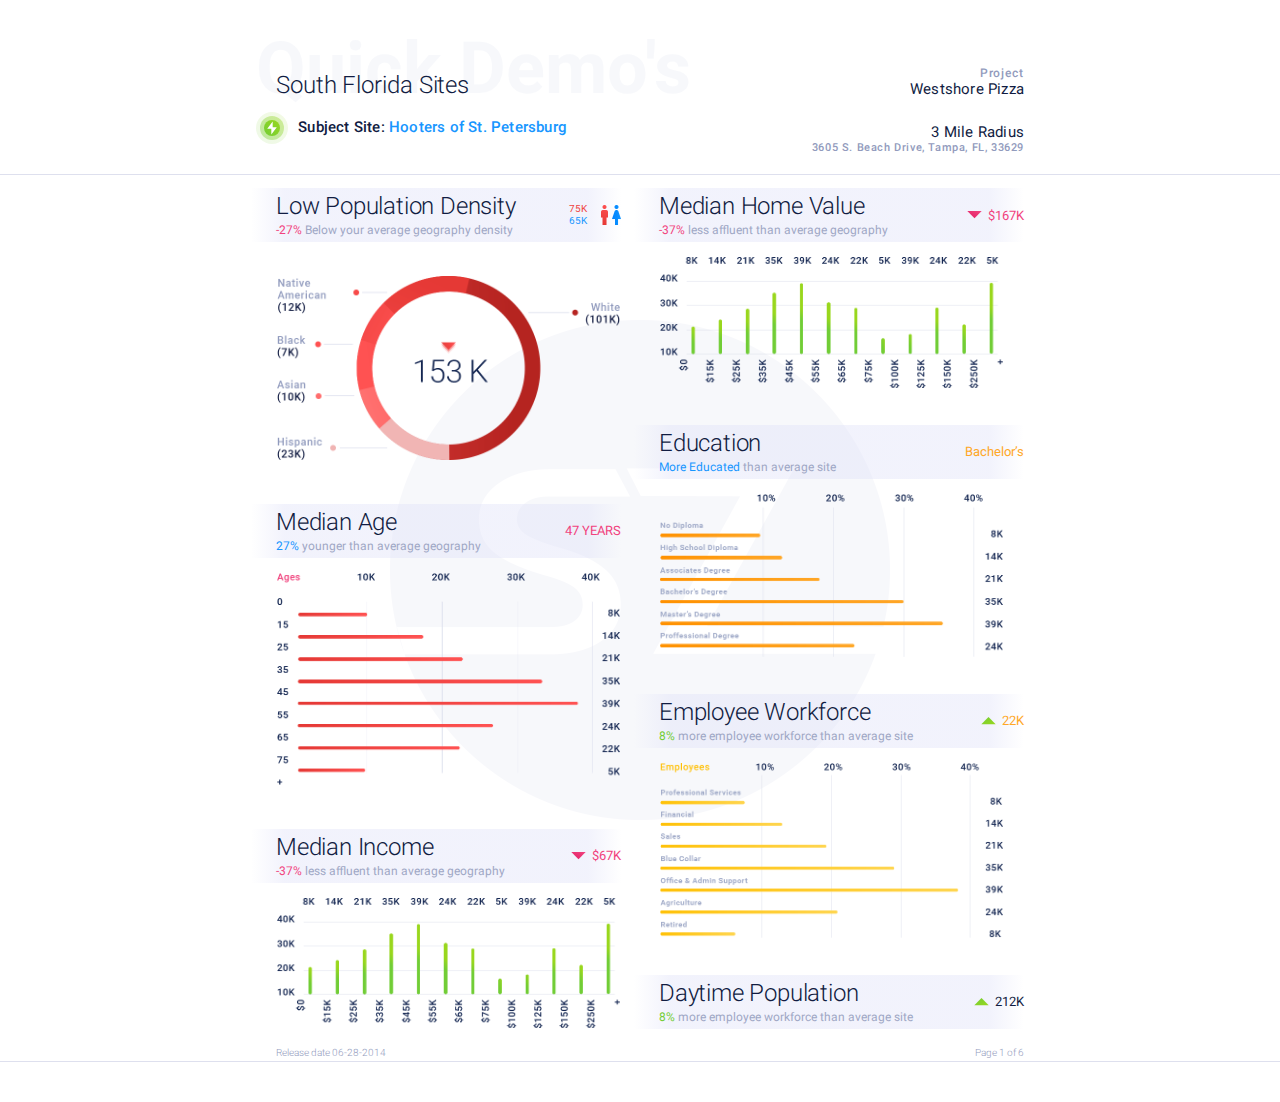
<file: demos.html>
<!doctype html>
<html lang="en">
<head>
	<title></title>
	<meta name="description" content="" />
	<meta name="keywords" content="" />
	<meta http-equiv="Content-Type" content="text/html; charset=utf-8" />
    <link rel="stylesheet" href="css/main.css" type="text/css" />
</head>

<body>
<div class="container demos">
	<header>
        <div class="centered">
            <div class="left">
                <div class="titles">
                    <h1>Quick Demo's</h1>									
                    <h2>South Florida Sites</h2>					
                </div>
                <div class="subject">
                    <div class="icon icon_synergy"></div>
                    Subject Site: <span>Hooters of St. Petersburg</span>
                </div>
            </div>
            <div class="right">
                <p>Project</p>
                <h4>Westshore Pizza</h4>

                <div>3 Mile Radius</div>
                <h5>3605 S. Beach Drive, Tampa, FL, 33629</h5>                  
            </div>
        </div>
    </header>
    
    
    
    <div class="centered main">
        <div class="col-left">
            <div class="header-block">
                <div class="info">
                    <h3>Low Population Density</h3>
                    <div class="description"><span class="pink">-27%</span> <span class="gray">Below your average geography density</span></div>
                </div>
                <div class="indicator">
                    <span class="number">75K<br/><span class="blue">65K</span></span>
                    <i class="icon icon_mw"></i>
                </div>
            </div>
        
            <div class="circle_chart population_chart">
                <img src="img/chart_red.png" width="345" />
            </div>

            <div class="header-block">
                <div class="info">
                    <h3>Median Age</h3>
                    <div class="description"><span class="blue">27%</span> <span class="gray">younger than average geography</span></div>
                </div>
                <div class="indicator">
                    <span class="pink">47 YEARS</span>
                </div>
            </div>
            
            <div class="line_chart population_chart">
                <img src="img/population.png" width="345" />
            </div>

            <div class="header-block">
                <div class="info">
                    <h3>Median Income</h3>
                    <div class="description"><span class="pink">-37%</span> <span class="gray">less affluent than average geography</span></div>
                </div>
                <div class="indicator">
                    <i class="icon icon_down"></i><span class="pink">$67K</span>
                </div>
            </div>

            <div class="line_chart">
                <img src="img/median_chart.png" width="345" />
            </div>


           
        </div><!-- /col-left -->


        <div class="col-right">
            <div class="header-block">
                <div class="info">
                    <h3>Median Home Value</h3>
                    <div class="description"><span class="pink">-37%</span> <span class="gray">less affluent than average geography</span></div>
                </div>
                <div class="indicator">
                    <i class="icon icon_down"></i><span class="pink">$167K</span>
                </div>
            </div>

            <div class="line_chart padding-bottom">
                <img src="img/median_chart.png" width="345" />
            </div>

            <div class="header-block">
                <div class="info">
                    <h3>Education</h3>
                    <div class="description"><span class="blue">More Educated</span> <span class="gray">than average site</span></div>
                </div>
                <div class="indicator">
                    <span class="orange">Bachelor’s</span>
                </div>
            </div>

            <div class="line_chart padding-bottom">
                <img src="img/education_chart.png" width="345" />
            </div>

            <div class="header-block">
                <div class="info">
                    <h3>Employee Workforce</h3>
                    <div class="description"><span class="green">8%</span> <span class="gray">more employee workforce than average site</span></div>
                </div>
                <div class="indicator">
                    <i class="icon icon_up"></i><span class="orange">22K</span>
                </div>
            </div>

            <div class="line_chart padding-bottom">
                <img src="img/empoyee_chart.png" width="345" />
            </div>

            <div class="header-block">
                <div class="info">
                    <h3>Daytime Population</h3>
                    <div class="description"><span class="green">8%</span> <span class="gray">more employee workforce than average site</span></div>
                </div>
                <div class="indicator">
                    <i class="icon icon_up"></i><span>212K</span>
                </div>
            </div>
   
        </div><!-- /col-right-->       
	</div>

       
	<div class="end_content"></div>
</div>

<footer>
	<div class="centered">
        <div class="left">Release date 06-28-2014</div>
        <div class="right">Page 1 of 6</div>
    </div>
</footer>
</body>
</html>
</file>
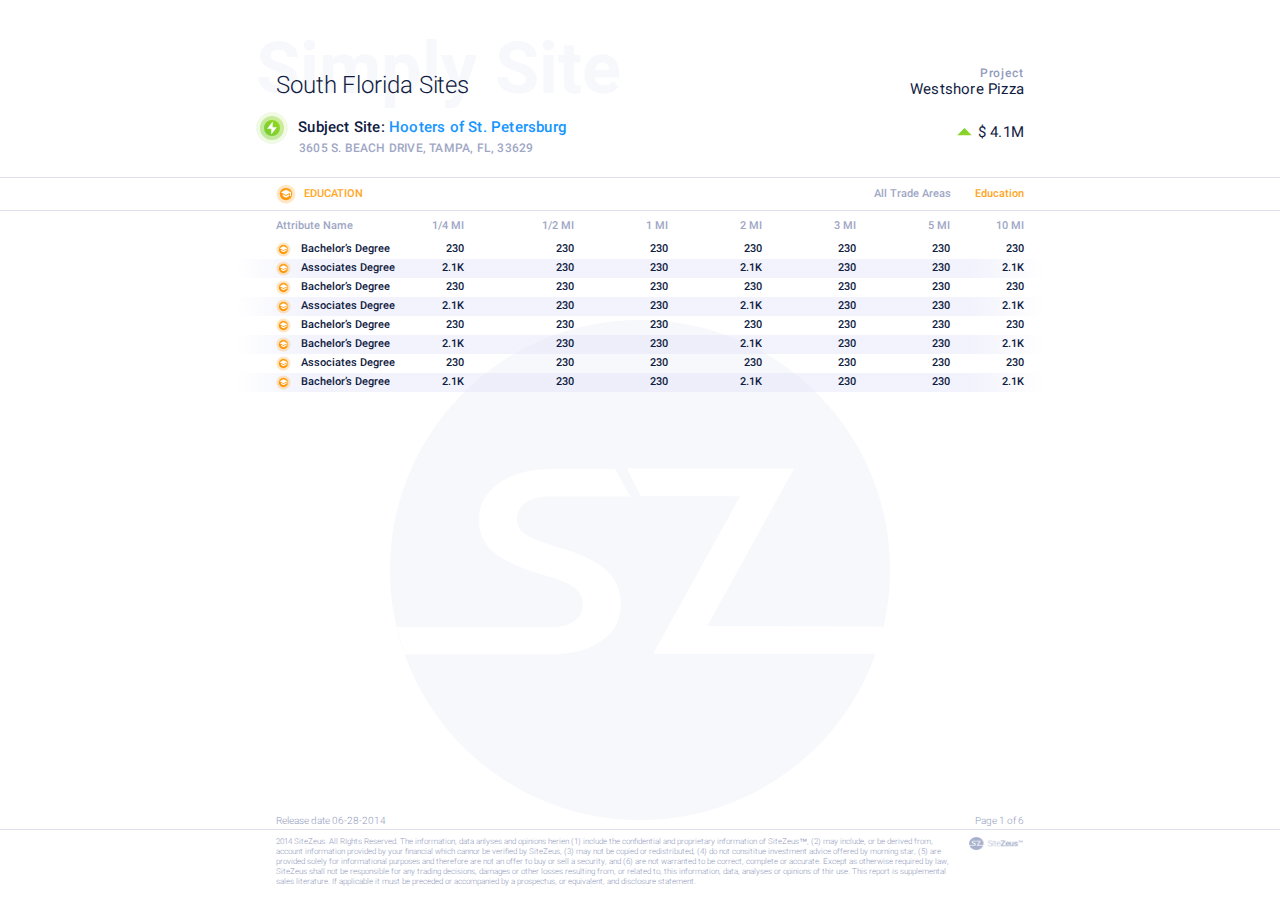
<file: education.html>
<!doctype html>
<html lang="en">
<head>
	<title></title>
	<meta name="description" content="" />
	<meta name="keywords" content="" />
	<meta http-equiv="Content-Type" content="text/html; charset=utf-8" />
    <link rel="stylesheet" href="css/main.css" type="text/css" />
</head>

<body>
<div class="container demos">
	<header>
        <div class="centered">
            <div class="left">
                <div class="titles">
                    <h1>Simply Site</h1>									
                    <h2>South Florida Sites</h2>					
                </div>
                <div class="subject">
                    <div class="icon icon_synergy"></div>
                    Subject Site: <span>Hooters of St. Petersburg</span>

                    <h5 class="gray">3605 S. Beach Drive, Tampa, FL, 33629</h5> 
                </div>
            </div>
            <div class="right">
                <p>Project</p>
                <h4>Westshore Pizza</h4>

                <div><i class="icon icon_up"></i>$ 4.1M</div>               
            </div>
        </div>
    </header>
    
    <div class="table-only-header">
        <div class="table">
            <div class="table-row">
                <div class="table-cell cell1 orange"><i class="icon icon_education"></i> EDUCATION</div>
                <div class="table-cell cell2 gray">All Trade Areas</div>
                <div class="table-cell cell3 orange">Education</div>
            </div>
        </div>
    </div>
    
    
    <div class="centered main">
        <div class="table table-education">
            <div class="table-row table-head gray">
                <div class="table-cell cell1">Attribute Name</div>
                <div class="table-cell cell2">1/4 MI</div>
                <div class="table-cell cell3">1/2 MI</div>
                <div class="table-cell cell4">1 MI</div>
                <div class="table-cell cell5">2 MI</div>
                <div class="table-cell cell6">3 MI</div>
                <div class="table-cell cell7">5 MI</div>
                <div class="table-cell cell8">10 MI</div>
            </div>
            <div class="table-row">
                <div class="table-cell cell1"><i class="icon icon_education"></i> Bachelor’s Degree</div>
                <div class="table-cell cell2">230</div>
                <div class="table-cell cell3">230</div>
                <div class="table-cell cell4">230</div>
                <div class="table-cell cell5">230</div>
                <div class="table-cell cell6">230</div>
                <div class="table-cell cell7">230</div>
                <div class="table-cell cell8">230</div>
            </div>

            <div class="table-row">
                <div class="table-cell cell1"><i class="icon icon_education"></i> Associates Degree</div>
                <div class="table-cell cell2">2.1K</div>
                <div class="table-cell cell3">230</div>
                <div class="table-cell cell4">230</div>
                <div class="table-cell cell5">2.1K</div>
                <div class="table-cell cell6">230</div>
                <div class="table-cell cell7">230</div>
                <div class="table-cell cell8">2.1K</div>
            </div>
            <div class="table-row">
                <div class="table-cell cell1"><i class="icon icon_education"></i> Bachelor’s Degree</div>
                <div class="table-cell cell2">230</div>
                <div class="table-cell cell3">230</div>
                <div class="table-cell cell4">230</div>
                <div class="table-cell cell5">230</div>
                <div class="table-cell cell6">230</div>
                <div class="table-cell cell7">230</div>
                <div class="table-cell cell8">230</div>
            </div>

            <div class="table-row">
                <div class="table-cell cell1"><i class="icon icon_education"></i> Associates Degree</div>
                <div class="table-cell cell2">2.1K</div>
                <div class="table-cell cell3">230</div>
                <div class="table-cell cell4">230</div>
                <div class="table-cell cell5">2.1K</div>
                <div class="table-cell cell6">230</div>
                <div class="table-cell cell7">230</div>
                <div class="table-cell cell8">2.1K</div>
            </div>
            <div class="table-row">
                <div class="table-cell cell1"><i class="icon icon_education"></i> Bachelor’s Degree</div>
                <div class="table-cell cell2">230</div>
                <div class="table-cell cell3">230</div>
                <div class="table-cell cell4">230</div>
                <div class="table-cell cell5">230</div>
                <div class="table-cell cell6">230</div>
                <div class="table-cell cell7">230</div>
                <div class="table-cell cell8">230</div>
            </div>

            <div class="table-row">
                <div class="table-cell cell1"><i class="icon icon_education"></i> Bachelor’s Degree</div>
                <div class="table-cell cell2">2.1K</div>
                <div class="table-cell cell3">230</div>
                <div class="table-cell cell4">230</div>
                <div class="table-cell cell5">2.1K</div>
                <div class="table-cell cell6">230</div>
                <div class="table-cell cell7">230</div>
                <div class="table-cell cell8">2.1K</div>
            </div>
            <div class="table-row">
                <div class="table-cell cell1"><i class="icon icon_education"></i> Associates Degree</div>
                <div class="table-cell cell2">230</div>
                <div class="table-cell cell3">230</div>
                <div class="table-cell cell4">230</div>
                <div class="table-cell cell5">230</div>
                <div class="table-cell cell6">230</div>
                <div class="table-cell cell7">230</div>
                <div class="table-cell cell8">230</div>
            </div>

            <div class="table-row">
                <div class="table-cell cell1"><i class="icon icon_education"></i> Bachelor’s Degree</div>
                <div class="table-cell cell2">2.1K</div>
                <div class="table-cell cell3">230</div>
                <div class="table-cell cell4">230</div>
                <div class="table-cell cell5">2.1K</div>
                <div class="table-cell cell6">230</div>
                <div class="table-cell cell7">230</div>
                <div class="table-cell cell8">2.1K</div>
            </div>
        </div>
	</div>

       
	<div class="end_content with_data"></div>
</div>

<footer class="with_data">
	<div class="centered">
        <div class="left">Release date 06-28-2014
            <p>2014 SiteZeus. All RIghts Reserved. The information, data anlyses and opinions herien (1) include the confidential and proprietary information of SiteZeus™, (2) may include, or be derived from, account information provided  by your financial which cannor be verified by SiteZeus, (3) may not be copied or redistributed, (4) do not consititue investment advice offered by morning star, (5) are provided solely for informational purposes and therefore are not an offer to buy or sell a security, and (6) are not warranted to be correct, complete or accurate. Except as otherwise required by law, SiteZeus shall not be responsible for any trading decisions, damages or other losses resulting from, or related to, this information, data, analyses or opinions of thir use. This report is supplemental sales literature. If applicable it must be preceded or accompanied by a prospectus, or equivalent, and disclosure statement.</p>

        </div>
        <div class="right">
            Page 1 of 6
            <div class="logo"><img src="img/logo.gif" width="56" height="15" alt="" /></div>
        </div>
    </div>
</footer>
</body>
</html>
</file>
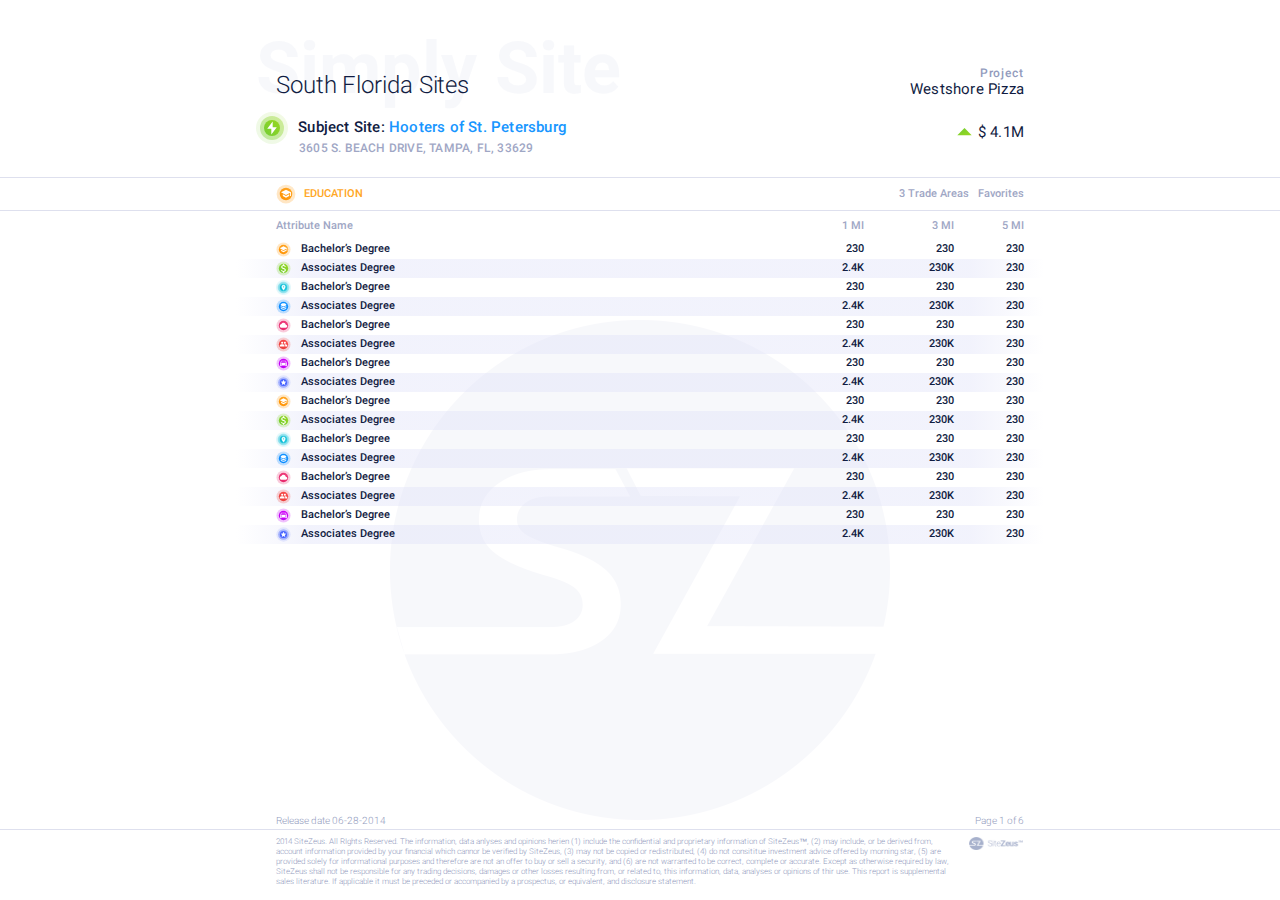
<file: favorites.html>
<!doctype html>
<html lang="en">
<head>
	<title></title>
	<meta name="description" content="" />
	<meta name="keywords" content="" />
	<meta http-equiv="Content-Type" content="text/html; charset=utf-8" />
    <link rel="stylesheet" href="css/main.css" type="text/css" />
</head>

<body>
<div class="container demos">
	<header>
        <div class="centered">
            <div class="left">
                <div class="titles">
                    <h1>Simply Site</h1>									
                    <h2>South Florida Sites</h2>					
                </div>
                <div class="subject">
                    <div class="icon icon_synergy"></div>
                    Subject Site: <span>Hooters of St. Petersburg</span>

                    <h5 class="gray">3605 S. Beach Drive, Tampa, FL, 33629</h5> 
                </div>
            </div>
            <div class="right">
                <p>Project</p>
                <h4>Westshore Pizza</h4>

                <div><i class="icon icon_up"></i>$ 4.1M</div>               
            </div>
        </div>
    </header>
    
    <div class="table-only-header">
        <div class="table">
            <div class="table-row">
                <div class="table-cell cell1 orange"><i class="icon icon_education"></i> EDUCATION</div>
                <div class="table-cell cell2 gray align-right">3 Trade Areas</div>
                <div class="table-cell cell3 gray">Favorites</div>
            </div>
        </div>
    </div>
    
    
    <div class="centered main">
        <div class="table table-education education-small">
            <div class="table-row table-head gray">
                <div class="table-cell cell1">Attribute Name</div>
                <div class="table-cell cell2">1 MI</div>
                <div class="table-cell cell3">3 MI</div>
                <div class="table-cell cell4">5 MI</div>
            </div>
            <div class="table-row">
                <div class="table-cell cell1"><i class="icon icon_education"></i> Bachelor’s Degree</div>
                <div class="table-cell cell2">230</div>
                <div class="table-cell cell3">230</div>
                <div class="table-cell cell4">230</div>
            </div>
            <div class="table-row">
                <div class="table-cell cell1"><i class="icon icon_usd"></i> Associates Degree</div>
                <div class="table-cell cell2">2.4K</div>
                <div class="table-cell cell3">230K</div>
                <div class="table-cell cell4">230</div>
            </div>
            <div class="table-row">
                <div class="table-cell cell1"><i class="icon icon_point"></i> Bachelor’s Degree</div>
                <div class="table-cell cell2">230</div>
                <div class="table-cell cell3">230</div>
                <div class="table-cell cell4">230</div>
            </div>
            <div class="table-row">
                <div class="table-cell cell1"><i class="icon icon_storage"></i> Associates Degree</div>
                <div class="table-cell cell2">2.4K</div>
                <div class="table-cell cell3">230K</div>
                <div class="table-cell cell4">230</div>
            </div>
            <div class="table-row">
                <div class="table-cell cell1"><i class="icon icon_cloud"></i> Bachelor’s Degree</div>
                <div class="table-cell cell2">230</div>
                <div class="table-cell cell3">230</div>
                <div class="table-cell cell4">230</div>
            </div>
            <div class="table-row">
                <div class="table-cell cell1"><i class="icon icon_people"></i> Associates Degree</div>
                <div class="table-cell cell2">2.4K</div>
                <div class="table-cell cell3">230K</div>
                <div class="table-cell cell4">230</div>
            </div>
            <div class="table-row">
                <div class="table-cell cell1"><i class="icon icon_car"></i> Bachelor’s Degree</div>
                <div class="table-cell cell2">230</div>
                <div class="table-cell cell3">230</div>
                <div class="table-cell cell4">230</div>
            </div>
            <div class="table-row">
                <div class="table-cell cell1"><i class="icon icon_star"></i> Associates Degree</div>
                <div class="table-cell cell2">2.4K</div>
                <div class="table-cell cell3">230K</div>
                <div class="table-cell cell4">230</div>
            </div>
            <div class="table-row">
                <div class="table-cell cell1"><i class="icon icon_education"></i> Bachelor’s Degree</div>
                <div class="table-cell cell2">230</div>
                <div class="table-cell cell3">230</div>
                <div class="table-cell cell4">230</div>
            </div>
            <div class="table-row">
                <div class="table-cell cell1"><i class="icon icon_usd"></i> Associates Degree</div>
                <div class="table-cell cell2">2.4K</div>
                <div class="table-cell cell3">230K</div>
                <div class="table-cell cell4">230</div>
            </div>
            <div class="table-row">
                <div class="table-cell cell1"><i class="icon icon_point"></i> Bachelor’s Degree</div>
                <div class="table-cell cell2">230</div>
                <div class="table-cell cell3">230</div>
                <div class="table-cell cell4">230</div>
            </div>
            <div class="table-row">
                <div class="table-cell cell1"><i class="icon icon_storage"></i> Associates Degree</div>
                <div class="table-cell cell2">2.4K</div>
                <div class="table-cell cell3">230K</div>
                <div class="table-cell cell4">230</div>
            </div>
            <div class="table-row">
                <div class="table-cell cell1"><i class="icon icon_cloud"></i> Bachelor’s Degree</div>
                <div class="table-cell cell2">230</div>
                <div class="table-cell cell3">230</div>
                <div class="table-cell cell4">230</div>
            </div>
            <div class="table-row">
                <div class="table-cell cell1"><i class="icon icon_people"></i> Associates Degree</div>
                <div class="table-cell cell2">2.4K</div>
                <div class="table-cell cell3">230K</div>
                <div class="table-cell cell4">230</div>
            </div>
            <div class="table-row">
                <div class="table-cell cell1"><i class="icon icon_car"></i> Bachelor’s Degree</div>
                <div class="table-cell cell2">230</div>
                <div class="table-cell cell3">230</div>
                <div class="table-cell cell4">230</div>
            </div>
            <div class="table-row">
                <div class="table-cell cell1"><i class="icon icon_star"></i> Associates Degree</div>
                <div class="table-cell cell2">2.4K</div>
                <div class="table-cell cell3">230K</div>
                <div class="table-cell cell4">230</div>
            </div>

            
        </div>
	</div>

       
	<div class="end_content with_data"></div>
</div>

<footer class="with_data">
	<div class="centered">
        <div class="left">Release date 06-28-2014
            <p>2014 SiteZeus. All RIghts Reserved. The information, data anlyses and opinions herien (1) include the confidential and proprietary information of SiteZeus™, (2) may include, or be derived from, account information provided  by your financial which cannor be verified by SiteZeus, (3) may not be copied or redistributed, (4) do not consititue investment advice offered by morning star, (5) are provided solely for informational purposes and therefore are not an offer to buy or sell a security, and (6) are not warranted to be correct, complete or accurate. Except as otherwise required by law, SiteZeus shall not be responsible for any trading decisions, damages or other losses resulting from, or related to, this information, data, analyses or opinions of thir use. This report is supplemental sales literature. If applicable it must be preceded or accompanied by a prospectus, or equivalent, and disclosure statement.</p>

        </div>
        <div class="right">
            Page 1 of 6
            <div class="logo"><img src="img/logo.gif" width="56" height="15" alt="" /></div>
        </div>
    </div>
</footer>
</body>
</html>
</file>
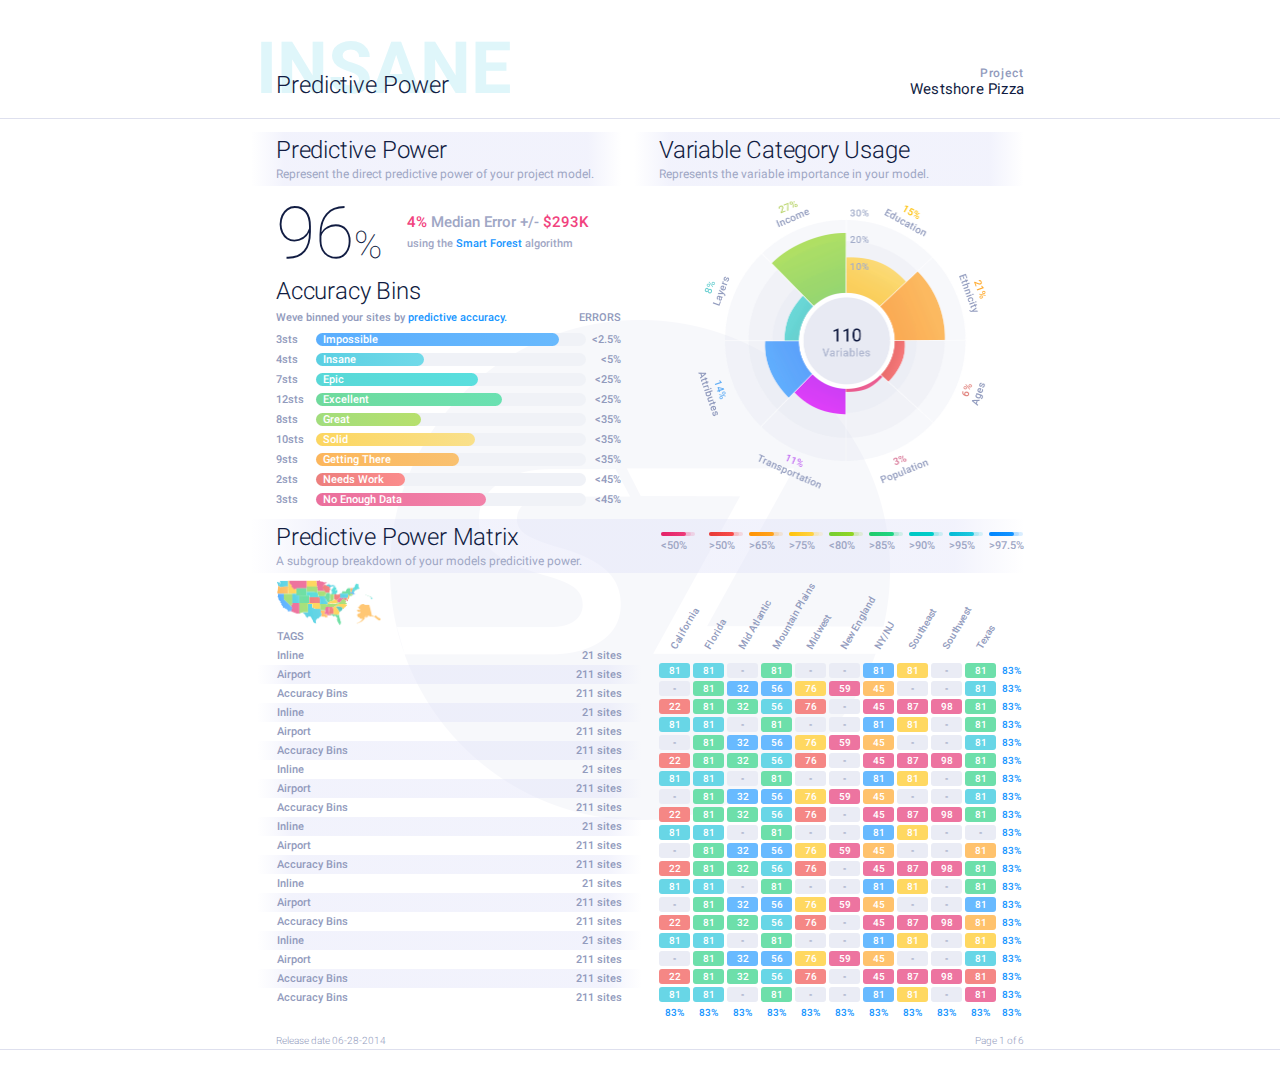
<file: insane.html>
<!doctype html>
<html lang="en">
<head>
	<title></title>
	<meta name="description" content="" />
	<meta name="keywords" content="" />
	<meta http-equiv="Content-Type" content="text/html; charset=utf-8" />
    <link rel="stylesheet" href="css/main.css" type="text/css" />
</head>

<body>
<div class="container">
	<header>
        <div class="centered">
            <div class="left">
                <div class="titles">
                    <h1 class="aqua">Insane</h1>									
					<h2>Predictive Power</h2>
                </div>
                
            </div>
            <div class="right">
                <p>Project</p>
                <h4 class="no-padding">Westshore Pizza</h4>               
            </div>
        </div>
    </header>
    
    
    <div class="centered main">
        <div class="col-left">
            <div class="header-block">
                <h3>Predictive Power</h3>
                <div class="description"><span class="gray">Represent the direct predictive power of your project model.</span></div>
            </div>

            <div class="average">
                <div class="number percentage"><em>96</em><span>%</span></div>
                <div class="info gray">
                    <div><span class="pink">4%</span> Median Error  +/- <span class="pink">$293K</span></div>
                    <p>using the <span class="blue">Smart Forest</span> algorithm</p>
                </div>
            </div><!-- /average -->

            <div class="binds">
                <h3>Accuracy Bins</h3>
                <div class="table table-bind-head">
                    <div class="table-row">
                        <div class="table-cell cell1">Weve binned your sites by <span class="blue">predictive accuracy.</span></div>
                        <div class="table-cell cell2">ERRORS</div>
                    </div>
                </div>

                <div class="table table-bind">
                    <div class="table-row">
                        <div class="table-cell cell1">3sts</div>
                        <div class="table-cell cell2">
                            <div class="bar">
                                <div class="bar-light-blue" style="width:90%"></div>
                                <div class="text">Impossible</div>
                            </div>
                        </div>
                        <div class="table-cell cell3">&lt;2.5%</div>
                    </div>

                    <div class="table-row">
                        <div class="table-cell cell1">4sts</div>
                        <div class="table-cell cell2">
                            <div class="bar">
                                <div class="bar-light-turquoise" style="width:40%"></div>
                                <div class="text">Insane</div>
                            </div>
                        </div>
                        <div class="table-cell cell3">&lt;5%</div>
                    </div>

                    <div class="table-row">
                        <div class="table-cell cell1">7sts</div>
                        <div class="table-cell cell2">
                            <div class="bar">
                                <div class="bar-turquoise-green" style="width:60%"></div>
                                <div class="text">Epic</div>
                            </div>
                        </div>
                        <div class="table-cell cell3">&lt;25%</div>
                    </div>

                    <div class="table-row">
                        <div class="table-cell cell1">12sts</div>
                        <div class="table-cell cell2">
                            <div class="bar">
                                <div class="bar-green-light" style="width:69%"></div>
                                <div class="text">Excellent</div>
                            </div>
                        </div>
                        <div class="table-cell cell3">&lt;25%</div>
                    </div>

                    <div class="table-row">
                        <div class="table-cell cell1">8sts</div>
                        <div class="table-cell cell2">
                            <div class="bar">
                                <div class="bar-green-yellow" style="width:39%"></div>
                                <div class="text">Great</div>
                            </div>
                        </div>
                        <div class="table-cell cell3">&lt;35%</div>
                    </div>

                    <div class="table-row">
                        <div class="table-cell cell1">10sts</div>
                        <div class="table-cell cell2">
                            <div class="bar">
                                <div class="bar-yellow" style="width:59%"></div>
                                <div class="text">Solid</div>
                            </div>
                        </div>
                        <div class="table-cell cell3">&lt;35%</div>
                    </div>

                    <div class="table-row">
                        <div class="table-cell cell1">9sts</div>
                        <div class="table-cell cell2">
                            <div class="bar">
                                <div class="bar-orange" style="width:53%"></div>
                                <div class="text">Getting There</div>
                            </div>
                        </div>
                        <div class="table-cell cell3">&lt;35%</div>
                    </div>

                    <div class="table-row">
                        <div class="table-cell cell1">2sts</div>
                        <div class="table-cell cell2">
                            <div class="bar">
                                <div class="bar-dark-pink" style="width:33%"></div>
                                <div class="text">Needs Work</div>
                            </div>
                        </div>
                        <div class="table-cell cell3">&lt;45%</div>
                    </div>
                    <div class="table-row">
                        <div class="table-cell cell1">3sts</div>
                        <div class="table-cell cell2">
                            <div class="bar">
                                <div class="bar-pink" style="width:63%"></div>
                                <div class="text">No Enough Data</div>
                            </div>
                        </div>
                        <div class="table-cell cell3">&lt;45%</div>
                    </div>
                </div>

            </div><!-- /binds -->
        </div><!-- /col-left -->


        <div class="col-right">
            <div class="header-block">
                <h3>Variable Category Usage</h3>
                <div class="description"><span class="gray">Represents the variable importance in your model.</span></div>
            </div>

            <div class="line_chart category">
                <img src="img/category_chart.png" width="290" />
            </div>

        </div><!-- /col-right-->       
    </div>
    
    <!-- ==================================================== -->

    <div class="centered main">
        <div class="header-block">
            <div class="full-width-left">
                <h3>Predictive Power Matrix</h3>
                <div class="description"><span class="gray">A subgroup breakdown of your models predicitive power.</span></div>
            </div>
            <div class="full-width-right">
                <div class="bar">
                    <div class="bar-small-pink"></div>
                    <span class="gray">&lt;50%</span>
                </div>

                <div class="bar">
                    <div class="bar-small-red"></div>
                    <span class="gray">&gt;50%</span>
                </div>

                <div class="bar">
                    <div class="bar-small-orange"></div>
                    <span class="gray">&gt;65%</span>
                </div>

                <div class="bar">
                    <div class="bar-small-yellow"></div>
                    <span class="gray">&gt;75%</span>
                </div>

                <div class="bar">
                    <div class="bar-small-lGreen"></div>
                    <span class="gray">&lt;80%</span>
                </div>

                <div class="bar">
                    <div class="bar-small-green"></div>
                    <span class="gray">&gt;85%</span>
                </div>

                <div class="bar">
                    <div class="bar-small-lTurquoise"></div>
                    <span class="gray">&gt;90%</span>
                </div>

                <div class="bar">
                    <div class="bar-small-turquoise"></div>
                    <span class="gray">&gt;95%</span>
                </div>

                <div class="bar">
                    <div class="bar-small-blue"></div>
                    <span class="gray">&gt;97.5%</span>
                </div>


            </div>

        </div>

    </div>


    <div class="centered main">
        <div class="col-left">
            <div class="map"><img src="img/map.png" width="106" alt="" /></div>

            <div class="table table-attributes table-tags">      
                <div class="table-row table-header">
                    <div class="table-cell cell1">TAGS</div>
                    <div class="table-cell cell2"></div>
                </div>

                <div class="table-row">
                    <div class="table-cell cell1">Inline</div>
                    <div class="table-cell cell2">21 sites</div>
                </div>

                <div class="table-row">
                    <div class="table-cell cell1">Airport</div>
                    <div class="table-cell cell2">211 sites</div>
                </div>

                <div class="table-row">
                    <div class="table-cell cell1">Accuracy Bins</div>
                    <div class="table-cell cell2">211 sites</div>
                </div>

                <div class="table-row">
                    <div class="table-cell cell1">Inline</div>
                    <div class="table-cell cell2">21 sites</div>
                </div>

                <div class="table-row">
                    <div class="table-cell cell1">Airport</div>
                    <div class="table-cell cell2">211 sites</div>
                </div>

                <div class="table-row">
                    <div class="table-cell cell1">Accuracy Bins</div>
                    <div class="table-cell cell2">211 sites</div>
                </div>

                <div class="table-row">
                    <div class="table-cell cell1">Inline</div>
                    <div class="table-cell cell2">21 sites</div>
                </div>

                <div class="table-row">
                    <div class="table-cell cell1">Airport</div>
                    <div class="table-cell cell2">211 sites</div>
                </div>

                <div class="table-row">
                    <div class="table-cell cell1">Accuracy Bins</div>
                    <div class="table-cell cell2">211 sites</div>
                </div>

                <div class="table-row">
                    <div class="table-cell cell1">Inline</div>
                    <div class="table-cell cell2">21 sites</div>
                </div>

                <div class="table-row">
                    <div class="table-cell cell1">Airport</div>
                    <div class="table-cell cell2">211 sites</div>
                </div>

                <div class="table-row">
                    <div class="table-cell cell1">Accuracy Bins</div>
                    <div class="table-cell cell2">211 sites</div>
                </div>

                <div class="table-row">
                    <div class="table-cell cell1">Inline</div>
                    <div class="table-cell cell2">21 sites</div>
                </div>

                <div class="table-row">
                    <div class="table-cell cell1">Airport</div>
                    <div class="table-cell cell2">211 sites</div>
                </div>

                <div class="table-row">
                    <div class="table-cell cell1">Accuracy Bins</div>
                    <div class="table-cell cell2">211 sites</div>
                </div>

                <div class="table-row">
                    <div class="table-cell cell1">Inline</div>
                    <div class="table-cell cell2">21 sites</div>
                </div>

                <div class="table-row">
                    <div class="table-cell cell1">Airport</div>
                    <div class="table-cell cell2">211 sites</div>
                </div>

                <div class="table-row">
                    <div class="table-cell cell1">Accuracy Bins</div>
                    <div class="table-cell cell2">211 sites</div>
                </div>

                <div class="table-row">
                    <div class="table-cell cell1">Accuracy Bins</div>
                    <div class="table-cell cell2">211 sites</div>
                </div>
            </div><!--/table-tags -->
            
        </div>
        <div class="col-right">
            <div class="table table-values">      
                <div class="table-row table-header">
                    <div class="table-cell"><span>California</span></div>
                    <div class="table-cell"><span>Florida</span></div>
                    <div class="table-cell"><span>Mid Atlantic</span></div>
                    <div class="table-cell"><span>Mountain Plains</span></div>
                    <div class="table-cell"><span>Midwest</span></div>
                    <div class="table-cell"><span>New England</span></div>
                    <div class="table-cell"><span>NY/NJ</span></div>
                    <div class="table-cell"><span>Southeast</span></div>
                    <div class="table-cell"><span>Southwest</span></div>
                    <div class="table-cell"><span>Texas</span></div>
                    <div class="table-cell">&nbsp;</div>
                </div>

                <div class="table-row">
                    <div class="table-cell"><em class="turquoise">81</em></div>
                    <div class="table-cell"><em class="turquoise">81</em></div>
                    <div class="table-cell"><em class="gray">-</em></div>
                    <div class="table-cell"><em class="green">81</em></div>
                    <div class="table-cell"><em class="gray">-</em></div>
                    <div class="table-cell"><em class="gray">-</em></div>
                    <div class="table-cell"><em class="blue">81</em></div>
                    <div class="table-cell"><em class="yellow">81</em></div>
                    <div class="table-cell"><em class="gray">-</em></div>
                    <div class="table-cell"><em class="green">81</em></div>
                    <div class="table-cell"><span class="blue">83%</span></div>
                </div>

                <div class="table-row">
                    <div class="table-cell"><em class="gray">-</em></div>
                    <div class="table-cell"><em class="green">81</em></div>
                    <div class="table-cell"><em class="blue">32</em></div>
                    <div class="table-cell"><em class="blue">56</em></div>
                    <div class="table-cell"><em class="yellow">76</em></div>
                    <div class="table-cell"><em class="pink">59</em></div>
                    <div class="table-cell"><em class="orange">45</em></div>
                    <div class="table-cell"><em class="gray">-</em></div>
                    <div class="table-cell"><em class="gray">-</em></div>
                    <div class="table-cell"><em class="turquoise">81</em></div>
                    <div class="table-cell"><span class="blue">83%</span></div>
                </div>

                <div class="table-row">
                    <div class="table-cell"><em class="red">22</em></div>
                    <div class="table-cell"><em class="green">81</em></div>
                    <div class="table-cell"><em class="green">32</em></div>
                    <div class="table-cell"><em class="turquoise">56</em></div>
                    <div class="table-cell"><em class="red">76</em></div>
                    <div class="table-cell"><em class="gray">-</em></div>
                    <div class="table-cell"><em class="pink">45</em></div>
                    <div class="table-cell"><em class="pink">87</em></div>
                    <div class="table-cell"><em class="pink">98</em></div>
                    <div class="table-cell"><em class="green">81</em></div>
                    <div class="table-cell"><span class="blue">83%</span></div>
                </div>

                <div class="table-row">
                    <div class="table-cell"><em class="turquoise">81</em></div>
                    <div class="table-cell"><em class="turquoise">81</em></div>
                    <div class="table-cell"><em class="gray">-</em></div>
                    <div class="table-cell"><em class="green">81</em></div>
                    <div class="table-cell"><em class="gray">-</em></div>
                    <div class="table-cell"><em class="gray">-</em></div>
                    <div class="table-cell"><em class="blue">81</em></div>
                    <div class="table-cell"><em class="yellow">81</em></div>
                    <div class="table-cell"><em class="gray">-</em></div>
                    <div class="table-cell"><em class="green">81</em></div>
                    <div class="table-cell"><span class="blue">83%</span></div>
                </div>

                <div class="table-row">
                    <div class="table-cell"><em class="gray">-</em></div>
                    <div class="table-cell"><em class="green">81</em></div>
                    <div class="table-cell"><em class="blue">32</em></div>
                    <div class="table-cell"><em class="blue">56</em></div>
                    <div class="table-cell"><em class="yellow">76</em></div>
                    <div class="table-cell"><em class="pink">59</em></div>
                    <div class="table-cell"><em class="orange">45</em></div>
                    <div class="table-cell"><em class="gray">-</em></div>
                    <div class="table-cell"><em class="gray">-</em></div>
                    <div class="table-cell"><em class="turquoise">81</em></div>
                    <div class="table-cell"><span class="blue">83%</span></div>
                </div>

                <div class="table-row">
                    <div class="table-cell"><em class="red">22</em></div>
                    <div class="table-cell"><em class="green">81</em></div>
                    <div class="table-cell"><em class="green">32</em></div>
                    <div class="table-cell"><em class="turquoise">56</em></div>
                    <div class="table-cell"><em class="red">76</em></div>
                    <div class="table-cell"><em class="gray">-</em></div>
                    <div class="table-cell"><em class="pink">45</em></div>
                    <div class="table-cell"><em class="pink">87</em></div>
                    <div class="table-cell"><em class="pink">98</em></div>
                    <div class="table-cell"><em class="green">81</em></div>
                    <div class="table-cell"><span class="blue">83%</span></div>
                </div>

                <div class="table-row">
                    <div class="table-cell"><em class="turquoise">81</em></div>
                    <div class="table-cell"><em class="turquoise">81</em></div>
                    <div class="table-cell"><em class="gray">-</em></div>
                    <div class="table-cell"><em class="green">81</em></div>
                    <div class="table-cell"><em class="gray">-</em></div>
                    <div class="table-cell"><em class="gray">-</em></div>
                    <div class="table-cell"><em class="blue">81</em></div>
                    <div class="table-cell"><em class="yellow">81</em></div>
                    <div class="table-cell"><em class="gray">-</em></div>
                    <div class="table-cell"><em class="green">81</em></div>
                    <div class="table-cell"><span class="blue">83%</span></div>
                </div>

                <div class="table-row">
                    <div class="table-cell"><em class="gray">-</em></div>
                    <div class="table-cell"><em class="green">81</em></div>
                    <div class="table-cell"><em class="blue">32</em></div>
                    <div class="table-cell"><em class="blue">56</em></div>
                    <div class="table-cell"><em class="yellow">76</em></div>
                    <div class="table-cell"><em class="pink">59</em></div>
                    <div class="table-cell"><em class="orange">45</em></div>
                    <div class="table-cell"><em class="gray">-</em></div>
                    <div class="table-cell"><em class="gray">-</em></div>
                    <div class="table-cell"><em class="turquoise">81</em></div>
                    <div class="table-cell"><span class="blue">83%</span></div>
                </div>

                <div class="table-row">
                    <div class="table-cell"><em class="red">22</em></div>
                    <div class="table-cell"><em class="green">81</em></div>
                    <div class="table-cell"><em class="green">32</em></div>
                    <div class="table-cell"><em class="turquoise">56</em></div>
                    <div class="table-cell"><em class="red">76</em></div>
                    <div class="table-cell"><em class="gray">-</em></div>
                    <div class="table-cell"><em class="pink">45</em></div>
                    <div class="table-cell"><em class="pink">87</em></div>
                    <div class="table-cell"><em class="pink">98</em></div>
                    <div class="table-cell"><em class="green">81</em></div>
                    <div class="table-cell"><span class="blue">83%</span></div>
                </div>

                <div class="table-row">
                    <div class="table-cell"><em class="turquoise">81</em></div>
                    <div class="table-cell"><em class="turquoise">81</em></div>
                    <div class="table-cell"><em class="gray">-</em></div>
                    <div class="table-cell"><em class="green">81</em></div>
                    <div class="table-cell"><em class="gray">-</em></div>
                    <div class="table-cell"><em class="gray">-</em></div>
                    <div class="table-cell"><em class="blue">81</em></div>
                    <div class="table-cell"><em class="yellow">81</em></div>
                    <div class="table-cell"><em class="gray">-</em></div>
                    <div class="table-cell"><em class="gray">-</em></div>
                    <div class="table-cell"><span class="blue">83%</span></div>
                </div>

                <div class="table-row">
                    <div class="table-cell"><em class="gray">-</em></div>
                    <div class="table-cell"><em class="green">81</em></div>
                    <div class="table-cell"><em class="blue">32</em></div>
                    <div class="table-cell"><em class="blue">56</em></div>
                    <div class="table-cell"><em class="yellow">76</em></div>
                    <div class="table-cell"><em class="pink">59</em></div>
                    <div class="table-cell"><em class="orange">45</em></div>
                    <div class="table-cell"><em class="gray">-</em></div>
                    <div class="table-cell"><em class="gray">-</em></div>
                    <div class="table-cell"><em class="orange">81</em></div>
                    <div class="table-cell"><span class="blue">83%</span></div>
                </div>

                <div class="table-row">
                    <div class="table-cell"><em class="red">22</em></div>
                    <div class="table-cell"><em class="green">81</em></div>
                    <div class="table-cell"><em class="green">32</em></div>
                    <div class="table-cell"><em class="turquoise">56</em></div>
                    <div class="table-cell"><em class="red">76</em></div>
                    <div class="table-cell"><em class="gray">-</em></div>
                    <div class="table-cell"><em class="pink">45</em></div>
                    <div class="table-cell"><em class="pink">87</em></div>
                    <div class="table-cell"><em class="pink">98</em></div>
                    <div class="table-cell"><em class="green">81</em></div>
                    <div class="table-cell"><span class="blue">83%</span></div>
                </div>

                <div class="table-row">
                    <div class="table-cell"><em class="turquoise">81</em></div>
                    <div class="table-cell"><em class="turquoise">81</em></div>
                    <div class="table-cell"><em class="gray">-</em></div>
                    <div class="table-cell"><em class="green">81</em></div>
                    <div class="table-cell"><em class="gray">-</em></div>
                    <div class="table-cell"><em class="gray">-</em></div>
                    <div class="table-cell"><em class="blue">81</em></div>
                    <div class="table-cell"><em class="yellow">81</em></div>
                    <div class="table-cell"><em class="gray">-</em></div>
                    <div class="table-cell"><em class="green">81</em></div>
                    <div class="table-cell"><span class="blue">83%</span></div>
                </div>

                <div class="table-row">
                    <div class="table-cell"><em class="gray">-</em></div>
                    <div class="table-cell"><em class="green">81</em></div>
                    <div class="table-cell"><em class="blue">32</em></div>
                    <div class="table-cell"><em class="blue">56</em></div>
                    <div class="table-cell"><em class="yellow">76</em></div>
                    <div class="table-cell"><em class="pink">59</em></div>
                    <div class="table-cell"><em class="orange">45</em></div>
                    <div class="table-cell"><em class="gray">-</em></div>
                    <div class="table-cell"><em class="gray">-</em></div>
                    <div class="table-cell"><em class="blue">81</em></div>
                    <div class="table-cell"><span class="blue">83%</span></div>
                </div>

                <div class="table-row">
                    <div class="table-cell"><em class="red">22</em></div>
                    <div class="table-cell"><em class="green">81</em></div>
                    <div class="table-cell"><em class="green">32</em></div>
                    <div class="table-cell"><em class="turquoise">56</em></div>
                    <div class="table-cell"><em class="red">76</em></div>
                    <div class="table-cell"><em class="gray">-</em></div>
                    <div class="table-cell"><em class="pink">45</em></div>
                    <div class="table-cell"><em class="pink">87</em></div>
                    <div class="table-cell"><em class="pink">98</em></div>
                    <div class="table-cell"><em class="orange">81</em></div>
                    <div class="table-cell"><span class="blue">83%</span></div>
                </div>

                <div class="table-row">
                    <div class="table-cell"><em class="turquoise">81</em></div>
                    <div class="table-cell"><em class="turquoise">81</em></div>
                    <div class="table-cell"><em class="gray">-</em></div>
                    <div class="table-cell"><em class="green">81</em></div>
                    <div class="table-cell"><em class="gray">-</em></div>
                    <div class="table-cell"><em class="gray">-</em></div>
                    <div class="table-cell"><em class="blue">81</em></div>
                    <div class="table-cell"><em class="yellow">81</em></div>
                    <div class="table-cell"><em class="gray">-</em></div>
                    <div class="table-cell"><em class="yellow">81</em></div>
                    <div class="table-cell"><span class="blue">83%</span></div>
                </div>

                <div class="table-row">
                    <div class="table-cell"><em class="gray">-</em></div>
                    <div class="table-cell"><em class="green">81</em></div>
                    <div class="table-cell"><em class="blue">32</em></div>
                    <div class="table-cell"><em class="blue">56</em></div>
                    <div class="table-cell"><em class="yellow">76</em></div>
                    <div class="table-cell"><em class="pink">59</em></div>
                    <div class="table-cell"><em class="orange">45</em></div>
                    <div class="table-cell"><em class="gray">-</em></div>
                    <div class="table-cell"><em class="gray">-</em></div>
                    <div class="table-cell"><em class="turquoise">81</em></div>
                    <div class="table-cell"><span class="blue">83%</span></div>
                </div>

                <div class="table-row">
                    <div class="table-cell"><em class="red">22</em></div>
                    <div class="table-cell"><em class="green">81</em></div>
                    <div class="table-cell"><em class="green">32</em></div>
                    <div class="table-cell"><em class="turquoise">56</em></div>
                    <div class="table-cell"><em class="red">76</em></div>
                    <div class="table-cell"><em class="gray">-</em></div>
                    <div class="table-cell"><em class="pink">45</em></div>
                    <div class="table-cell"><em class="pink">87</em></div>
                    <div class="table-cell"><em class="pink">98</em></div>
                    <div class="table-cell"><em class="red">81</em></div>
                    <div class="table-cell"><span class="blue">83%</span></div>
                </div>

                <div class="table-row">
                    <div class="table-cell"><em class="turquoise">81</em></div>
                    <div class="table-cell"><em class="turquoise">81</em></div>
                    <div class="table-cell"><em class="gray">-</em></div>
                    <div class="table-cell"><em class="green">81</em></div>
                    <div class="table-cell"><em class="gray">-</em></div>
                    <div class="table-cell"><em class="gray">-</em></div>
                    <div class="table-cell"><em class="blue">81</em></div>
                    <div class="table-cell"><em class="yellow">81</em></div>
                    <div class="table-cell"><em class="gray">-</em></div>
                    <div class="table-cell"><em class="pink">81</em></div>
                    <div class="table-cell"><span class="blue">83%</span></div>
                </div>

                <div class="table-row">
                    <div class="table-cell"><span class="blue">83%</span></div>
                    <div class="table-cell"><span class="blue">83%</span></div>
                    <div class="table-cell"><span class="blue">83%</span></div>
                    <div class="table-cell"><span class="blue">83%</span></div>
                    <div class="table-cell"><span class="blue">83%</span></div>
                    <div class="table-cell"><span class="blue">83%</span></div>
                    <div class="table-cell"><span class="blue">83%</span></div>
                    <div class="table-cell"><span class="blue">83%</span></div>
                    <div class="table-cell"><span class="blue">83%</span></div>
                    <div class="table-cell"><span class="blue">83%</span></div>
                    <div class="table-cell"><span class="blue">83%</span></div>
                </div>


            </div> 
        </div>
    </div>


       
	<div class="end_content"></div>
</div>

<footer>
	<div class="centered">
        <div class="left">Release date 06-28-2014</div>
        <div class="right">Page 1 of 6</div>
    </div>
</footer>
</body>
</html>
</file>
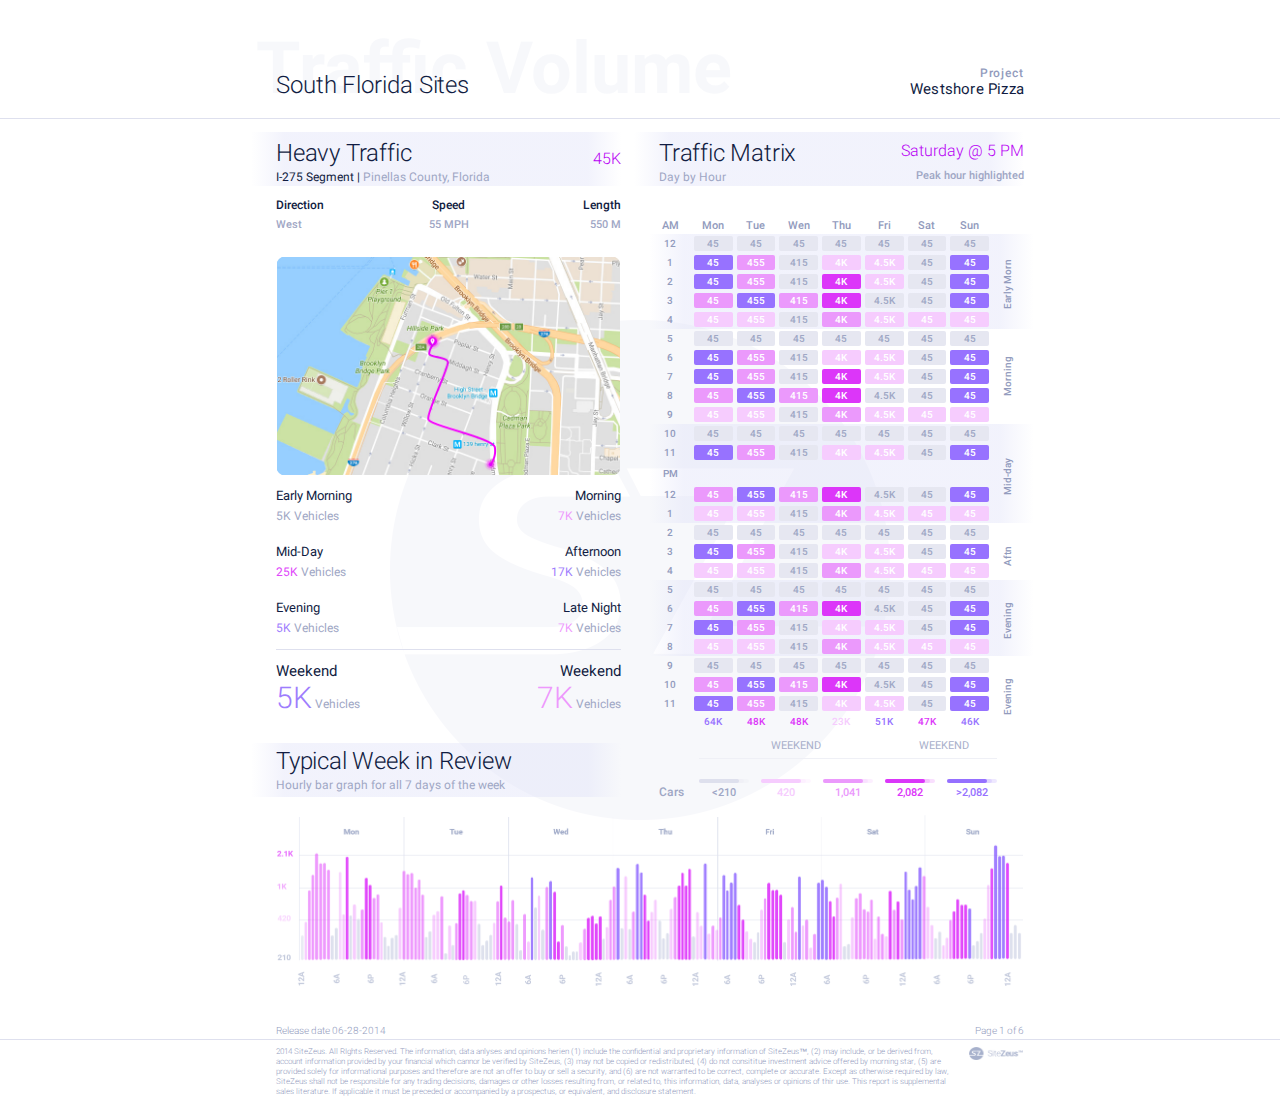
<file: traffic.html>
<!doctype html>
<html lang="en">
<head>
	<title></title>
	<meta name="description" content="" />
	<meta name="keywords" content="" />
	<meta http-equiv="Content-Type" content="text/html; charset=utf-8" />
    <link rel="stylesheet" href="css/main.css" type="text/css" />
</head>

<body>
<div class="container">
	<header>
        <div class="centered">
            <div class="left">
                <div class="titles">
                    <h1 class="gray">Traffic Volume</h1>									
					<h2>South Florida Sites</h2>
                </div>
                
            </div>
            <div class="right">
                <p>Project</p>
                <h4 class="no-padding">Westshore Pizza</h4>               
            </div>
        </div>
    </header>
    
    
    <div class="centered main">
        <div class="col-left">
            <div class="header-block">
                <div class="table table-traff">
                    <div class="table-row">
                        <div class="table-cell">
                            <h3>Heavy Traffic</h3>
                            <div class="description">I-275 Segment | <span class="gray">Pinellas County, Florida</span></div>
                        </div>
                        <div class="table-cell">
                            <span class="violet">45K</span>
                        </div>
                    </div>
                </div>
            </div>

            <div class="table table-traffic-data">
                <div class="table-row">
                    <div class="table-cell cell1">
                        <div>Direction</div>
                        <div class="gray">West</div>
                    </div>
                    <div class="table-cell cell2">
                        <div>Speed</div>
                        <div class="gray">55 MPH</div>
                    </div>
                    <div class="table-cell cell3">
                        <div>Length</div>
                        <div class="gray">550 M</div>
                    </div>
                </div>
            </div>

            <div class="map-traffic">
                <img src="img/map.jpg" width="345" />
            </div>

            <div class="table table-datetime">
                <div class="table-row">
                    <div class="table-cell cell1">
                        <div>Early Morning</div>
                        <span class="gray">5K Vehicles</span>
                    </div>
                    <div class="table-cell cell2">
                        <div>Morning</div>
                        <span class="pink">7K</span> <span class="gray">Vehicles</span>
                    </div>
                </div>

                <div class="table-row">
                    <div class="table-cell cell1">
                        <div>Mid-Day</div>
                        <span class="fuchsian">25K</span> <span class="gray">Vehicles</span>
                    </div>
                    <div class="table-cell cell2">
                        <div>Afternoon</div>
                        <span class="violet">17K</span> <span class="gray">Vehicles</span>
                    </div>
                </div>

                <div class="table-row">
                    <div class="table-cell cell1">
                        <div>Evening</div>
                        <span class="violet">5K</span> <span class="gray">Vehicles</span>
                    </div>
                    <div class="table-cell cell2">
                        <div>Late Night</div>
                        <span class="pink">7K</span> <span class="gray">Vehicles</span>
                    </div>
                </div>

                <div class="table-row bottom">
                    <div class="table-cell cell1">
                        <div>Weekend</div>
                        <span class="violet">5K</span> <span class="gray">Vehicles</span>
                    </div>
                    <div class="table-cell cell2">
                        <div>Weekend</div>
                        <span class="pink">7K</span> <span class="gray">Vehicles</span>
                    </div>
                </div>
                
            </div>
            
        </div><!-- /col-left -->


        <div class="col-right">
            <div class="header-block">
                <div class="table table-traff">
                    <div class="table-row">
                        <div class="table-cell">
                            <h3>Traffic Matrix</h3>
                            <div class="description"><span class="gray">Day by Hour</span></div>
                        </div>
                        <div class="table-cell">
                            <div class="violet">Saturday @ 5 PM</div>
                            <span class="gray">Peak hour highlighted</span>
                        </div>
                    </div>
                </div>
            </div>




            <div class="table traffic-time">
                <div class="table-row table-head">
                    <div class="table-cell">AM</div>
                    <div class="table-cell">Mon</div>
                    <div class="table-cell">Tue</div>
                    <div class="table-cell">Wen</div>
                    <div class="table-cell">Thu</div>
                    <div class="table-cell">Fri</div>
                    <div class="table-cell">Sat</div>
                    <div class="table-cell">Sun</div>
                    <div class="table-cell">&nbsp;</div>
                </div>
            </div><!--/traffic-time-->

            <div class="table traffic-time gradient">
                <div class="table-row">
                    <div class="table-cell">12</div>
                    <div class="table-cell"><span class="gray">45</span></div>
                    <div class="table-cell"><span class="gray">45</span></div>
                    <div class="table-cell"><span class="gray">45</span></div>
                    <div class="table-cell"><span class="gray">45</span></div>
                    <div class="table-cell"><span class="gray">45</span></div>
                    <div class="table-cell"><span class="gray">45</span></div>
                    <div class="table-cell"><span class="gray">45</span></div>
                    <div class="table-cell"></div>
                </div>
                <div class="table-row">
                    <div class="table-cell">1</div>
                    <div class="table-cell"><span class="violet">45</span></div>
                    <div class="table-cell"><span class="fuchsian">455</span></div>
                    <div class="table-cell"><span class="gray">415</span></div>
                    <div class="table-cell"><span class="pink">4K</span></div>
                    <div class="table-cell"><span class="pink">4.5K</span></div>
                    <div class="table-cell"><span class="gray">45</span></div>
                    <div class="table-cell"><span class="violet">45</span></div>
                    <div class="table-cell"></div>
                </div>
                <div class="table-row">
                    <div class="table-cell">2</div>
                    <div class="table-cell"><span class="violet">45</span></div>
                    <div class="table-cell"><span class="fuchsian">455</span></div>
                    <div class="table-cell"><span class="gray">415</span></div>
                    <div class="table-cell"><span class="darkfuchsian">4K</span></div>
                    <div class="table-cell"><span class="pink">4.5K</span></div>
                    <div class="table-cell"><span class="gray">45</span></div>
                    <div class="table-cell"><span class="violet">45</span></div>
                    <div class="table-cell"></div>
                </div>
                <div class="table-row">
                    <div class="table-cell">3</div>
                    <div class="table-cell"><span class="fuchsian">45</span></div>
                    <div class="table-cell"><span class="violet">455</span></div>
                    <div class="table-cell"><span class="fuchsian">415</span></div>
                    <div class="table-cell"><span class="darkfuchsian">4K</span></div>
                    <div class="table-cell"><span class="gray">4.5K</span></div>
                    <div class="table-cell"><span class="gray">45</span></div>
                    <div class="table-cell"><span class="violet">45</span></div>
                    <div class="table-cell"></div>
                </div>
                <div class="table-row">
                    <div class="table-cell">4</div>
                    <div class="table-cell"><span class="pink">45</span></div>
                    <div class="table-cell"><span class="pink">455</span></div>
                    <div class="table-cell"><span class="gray">415</span></div>
                    <div class="table-cell"><span class="fuchsian">4K</span></div>
                    <div class="table-cell"><span class="pink">4.5K</span></div>
                    <div class="table-cell"><span class="pink">45</span></div>
                    <div class="table-cell"><span class="pink">45</span></div>
                    <div class="table-cell rowspan early-morning"><em>Early Morn</em></div>
                </div>
            </div><!--/traffic-time-->

            <div class="table traffic-time">
                <div class="table-row">
                    <div class="table-cell">5</div>
                    <div class="table-cell"><span class="gray">45</span></div>
                    <div class="table-cell"><span class="gray">45</span></div>
                    <div class="table-cell"><span class="gray">45</span></div>
                    <div class="table-cell"><span class="gray">45</span></div>
                    <div class="table-cell"><span class="gray">45</span></div>
                    <div class="table-cell"><span class="gray">45</span></div>
                    <div class="table-cell"><span class="gray">45</span></div>
                    <div class="table-cell"></div>
                </div>
                <div class="table-row">
                    <div class="table-cell">6</div>
                    <div class="table-cell"><span class="violet">45</span></div>
                    <div class="table-cell"><span class="fuchsian">455</span></div>
                    <div class="table-cell"><span class="gray">415</span></div>
                    <div class="table-cell"><span class="pink">4K</span></div>
                    <div class="table-cell"><span class="pink">4.5K</span></div>
                    <div class="table-cell"><span class="gray">45</span></div>
                    <div class="table-cell"><span class="violet">45</span></div>
                    <div class="table-cell"></div>
                </div>
                <div class="table-row">
                    <div class="table-cell">7</div>
                    <div class="table-cell"><span class="violet">45</span></div>
                    <div class="table-cell"><span class="fuchsian">455</span></div>
                    <div class="table-cell"><span class="gray">415</span></div>
                    <div class="table-cell"><span class="darkfuchsian">4K</span></div>
                    <div class="table-cell"><span class="pink">4.5K</span></div>
                    <div class="table-cell"><span class="gray">45</span></div>
                    <div class="table-cell"><span class="violet">45</span></div>
                    <div class="table-cell"></div>
                </div>
                <div class="table-row">
                    <div class="table-cell">8</div>
                    <div class="table-cell"><span class="fuchsian">45</span></div>
                    <div class="table-cell"><span class="violet">455</span></div>
                    <div class="table-cell"><span class="fuchsian">415</span></div>
                    <div class="table-cell"><span class="darkfuchsian">4K</span></div>
                    <div class="table-cell"><span class="gray">4.5K</span></div>
                    <div class="table-cell"><span class="gray">45</span></div>
                    <div class="table-cell"><span class="violet">45</span></div>
                    <div class="table-cell"></div>
                </div>
                <div class="table-row">
                    <div class="table-cell">9</div>
                    <div class="table-cell"><span class="pink">45</span></div>
                    <div class="table-cell"><span class="pink">455</span></div>
                    <div class="table-cell"><span class="gray">415</span></div>
                    <div class="table-cell"><span class="fuchsian">4K</span></div>
                    <div class="table-cell"><span class="pink">4.5K</span></div>
                    <div class="table-cell"><span class="pink">45</span></div>
                    <div class="table-cell"><span class="pink">45</span></div>
                    <div class="table-cell rowspan morning"><em>Morning</em></div>
                </div>
            </div><!--/traffic-time-->

            <div class="table traffic-time gradient">
                <div class="table-row">
                    <div class="table-cell">10</div>
                    <div class="table-cell"><span class="gray">45</span></div>
                    <div class="table-cell"><span class="gray">45</span></div>
                    <div class="table-cell"><span class="gray">45</span></div>
                    <div class="table-cell"><span class="gray">45</span></div>
                    <div class="table-cell"><span class="gray">45</span></div>
                    <div class="table-cell"><span class="gray">45</span></div>
                    <div class="table-cell"><span class="gray">45</span></div>
                    <div class="table-cell"></div>
                </div>
                <div class="table-row">
                    <div class="table-cell">11</div>
                    <div class="table-cell"><span class="violet">45</span></div>
                    <div class="table-cell"><span class="fuchsian">455</span></div>
                    <div class="table-cell"><span class="gray">415</span></div>
                    <div class="table-cell"><span class="pink">4K</span></div>
                    <div class="table-cell"><span class="pink">4.5K</span></div>
                    <div class="table-cell"><span class="gray">45</span></div>
                    <div class="table-cell"><span class="violet">45</span></div>
                    <div class="table-cell"></div>
                </div>
                <div class="table-row">
                    <div class="table-cell pm">PM</div>
                    <div class="table-cell"></div>
                    <div class="table-cell"></div>
                    <div class="table-cell"></div>
                    <div class="table-cell"></div>
                    <div class="table-cell"></div>
                    <div class="table-cell"></div>
                    <div class="table-cell"></div>
                    <div class="table-cell"></div>
                </div>
                <div class="table-row">
                    <div class="table-cell">12</div>
                    <div class="table-cell"><span class="fuchsian">45</span></div>
                    <div class="table-cell"><span class="violet">455</span></div>
                    <div class="table-cell"><span class="fuchsian">415</span></div>
                    <div class="table-cell"><span class="darkfuchsian">4K</span></div>
                    <div class="table-cell"><span class="gray">4.5K</span></div>
                    <div class="table-cell"><span class="gray">45</span></div>
                    <div class="table-cell"><span class="violet">45</span></div>
                    <div class="table-cell"></div>
                </div>
                <div class="table-row">
                    <div class="table-cell">1</div>
                    <div class="table-cell"><span class="pink">45</span></div>
                    <div class="table-cell"><span class="pink">455</span></div>
                    <div class="table-cell"><span class="gray">415</span></div>
                    <div class="table-cell"><span class="fuchsian">4K</span></div>
                    <div class="table-cell"><span class="pink">4.5K</span></div>
                    <div class="table-cell"><span class="pink">45</span></div>
                    <div class="table-cell"><span class="pink">45</span></div>
                    <div class="table-cell rowspan mid-day"><em>Mid-day</em></div>
                </div>
            </div><!--/traffic-time-->

            <div class="table traffic-time">
                <div class="table-row">
                    <div class="table-cell">2</div>
                    <div class="table-cell"><span class="gray">45</span></div>
                    <div class="table-cell"><span class="gray">45</span></div>
                    <div class="table-cell"><span class="gray">45</span></div>
                    <div class="table-cell"><span class="gray">45</span></div>
                    <div class="table-cell"><span class="gray">45</span></div>
                    <div class="table-cell"><span class="gray">45</span></div>
                    <div class="table-cell"><span class="gray">45</span></div>
                    <div class="table-cell"></div>
                </div>
                <div class="table-row">
                    <div class="table-cell">3</div>
                    <div class="table-cell"><span class="violet">45</span></div>
                    <div class="table-cell"><span class="fuchsian">455</span></div>
                    <div class="table-cell"><span class="gray">415</span></div>
                    <div class="table-cell"><span class="pink">4K</span></div>
                    <div class="table-cell"><span class="pink">4.5K</span></div>
                    <div class="table-cell"><span class="gray">45</span></div>
                    <div class="table-cell"><span class="violet">45</span></div>
                    <div class="table-cell"></div>
                </div>
                <div class="table-row">
                    <div class="table-cell">4</div>
                    <div class="table-cell"><span class="pink">45</span></div>
                    <div class="table-cell"><span class="pink">455</span></div>
                    <div class="table-cell"><span class="gray">415</span></div>
                    <div class="table-cell"><span class="fuchsian">4K</span></div>
                    <div class="table-cell"><span class="pink">4.5K</span></div>
                    <div class="table-cell"><span class="pink">45</span></div>
                    <div class="table-cell"><span class="pink">45</span></div>
                    <div class="table-cell rowspan afternoon"><em>Aftn</em></div>
                </div>
            </div><!--/traffic-time-->

            <div class="table traffic-time gradient">
                <div class="table-row">
                    <div class="table-cell">5</div>
                    <div class="table-cell"><span class="gray">45</span></div>
                    <div class="table-cell"><span class="gray">45</span></div>
                    <div class="table-cell"><span class="gray">45</span></div>
                    <div class="table-cell"><span class="gray">45</span></div>
                    <div class="table-cell"><span class="gray">45</span></div>
                    <div class="table-cell"><span class="gray">45</span></div>
                    <div class="table-cell"><span class="gray">45</span></div>
                    <div class="table-cell"></div>
                </div>
                <div class="table-row">
                    <div class="table-cell">6</div>
                    <div class="table-cell"><span class="fuchsian">45</span></div>
                    <div class="table-cell"><span class="violet">455</span></div>
                    <div class="table-cell"><span class="fuchsian">415</span></div>
                    <div class="table-cell"><span class="darkfuchsian">4K</span></div>
                    <div class="table-cell"><span class="gray">4.5K</span></div>
                    <div class="table-cell"><span class="gray">45</span></div>
                    <div class="table-cell"><span class="violet">45</span></div>
                    <div class="table-cell"></div>
                </div>
                <div class="table-row">
                    <div class="table-cell">7</div>
                    <div class="table-cell"><span class="violet">45</span></div>
                    <div class="table-cell"><span class="fuchsian">455</span></div>
                    <div class="table-cell"><span class="gray">415</span></div>
                    <div class="table-cell"><span class="pink">4K</span></div>
                    <div class="table-cell"><span class="pink">4.5K</span></div>
                    <div class="table-cell"><span class="gray">45</span></div>
                    <div class="table-cell"><span class="violet">45</span></div>
                    <div class="table-cell"></div>
                </div>
                <div class="table-row">
                    <div class="table-cell">8</div>
                    <div class="table-cell"><span class="pink">45</span></div>
                    <div class="table-cell"><span class="pink">455</span></div>
                    <div class="table-cell"><span class="gray">415</span></div>
                    <div class="table-cell"><span class="fuchsian">4K</span></div>
                    <div class="table-cell"><span class="pink">4.5K</span></div>
                    <div class="table-cell"><span class="pink">45</span></div>
                    <div class="table-cell"><span class="pink">45</span></div>
                    <div class="table-cell rowspan evening"><em>Evening</em></div>
                </div>
            </div><!--/traffic-time-->

            <div class="table traffic-time">
                <div class="table-row">
                    <div class="table-cell">9</div>
                    <div class="table-cell"><span class="gray">45</span></div>
                    <div class="table-cell"><span class="gray">45</span></div>
                    <div class="table-cell"><span class="gray">45</span></div>
                    <div class="table-cell"><span class="gray">45</span></div>
                    <div class="table-cell"><span class="gray">45</span></div>
                    <div class="table-cell"><span class="gray">45</span></div>
                    <div class="table-cell"><span class="gray">45</span></div>
                    <div class="table-cell"></div>
                </div>
                <div class="table-row">
                    <div class="table-cell">10</div>
                    <div class="table-cell"><span class="fuchsian">45</span></div>
                    <div class="table-cell"><span class="violet">455</span></div>
                    <div class="table-cell"><span class="fuchsian">415</span></div>
                    <div class="table-cell"><span class="darkfuchsian">4K</span></div>
                    <div class="table-cell"><span class="gray">4.5K</span></div>
                    <div class="table-cell"><span class="gray">45</span></div>
                    <div class="table-cell"><span class="violet">45</span></div>
                    <div class="table-cell"></div>
                </div>
                <div class="table-row">
                    <div class="table-cell">11</div>
                    <div class="table-cell"><span class="violet">45</span></div>
                    <div class="table-cell"><span class="fuchsian">455</span></div>
                    <div class="table-cell"><span class="gray">415</span></div>
                    <div class="table-cell"><span class="pink">4K</span></div>
                    <div class="table-cell"><span class="pink">4.5K</span></div>
                    <div class="table-cell"><span class="gray">45</span></div>
                    <div class="table-cell"><span class="violet">45</span></div>
                    <div class="table-cell"></div>
                </div>
                <div class="table-row">
                    <div class="table-cell"></div>
                    <div class="table-cell violet">64K</div>
                    <div class="table-cell darkfuchsian">48K</div>
                    <div class="table-cell darkfuchsian">48K</div>
                    <div class="table-cell pink">23K</div>
                    <div class="table-cell violet">51K</div>
                    <div class="table-cell darkfuchsian">47K</div>
                    <div class="table-cell violet">46K</div>
                    <div class="table-cell rowspan evening"><em>Evening</em></div>
                </div>
            </div><!--/traffic-time-->






        </div><!-- /col-right-->       
    </div>
    
    <!-- ==================================================== -->

    <div class="centered main">
        <div class="col-left">
            <div class="header-block">
                <h3>Typical Week in Review</h3>
                <div class="description"><span class="gray">Hourly bar graph for all 7 days of the week</span></div>
            </div>
        </div>
        <div class="col-right">
            <div class="header-block cars-bar">
                <div class="weekend col1">WEEKEND</div>
                <div class="weekend col2">WEEKEND</div>

                <div class="title gray">Cars</div>
                <div class="bar">
                    <div class="bar-small-gray"></div>
                    <span class="gray">&lt;210</span>
                </div>

                <div class="bar pink-color">
                    <div class="bar-small"></div>
                    <span>420</span>
                </div>

                <div class="bar fuchsian-color">
                    <div class="bar-small"></div>
                    <span>1,041</span>
                </div>

                <div class="bar darkfuchsian-color">
                    <div class="bar-small"></div>
                    <span>2,082</span>
                </div>

                <div class="bar violet-color">
                    <div class="bar-small"></div>
                    <span>&gt;2,082</span>
                </div>

            </div>
        </div>
    </div>
    <!-- ==================================================== -->
    <div class="centered main">
        <div class="typical_week">
            <img src="img/week.png" width="100%" />
        </div>
    </div>

	<div class="end_content with_data"></div>
</div>

<footer class="with_data">
	<div class="centered">
        <div class="left">Release date 06-28-2014
            <p>2014 SiteZeus. All RIghts Reserved. The information, data anlyses and opinions herien (1) include the confidential and proprietary information of SiteZeus™, (2) may include, or be derived from, account information provided  by your financial which cannor be verified by SiteZeus, (3) may not be copied or redistributed, (4) do not consititue investment advice offered by morning star, (5) are provided solely for informational purposes and therefore are not an offer to buy or sell a security, and (6) are not warranted to be correct, complete or accurate. Except as otherwise required by law, SiteZeus shall not be responsible for any trading decisions, damages or other losses resulting from, or related to, this information, data, analyses or opinions of thir use. This report is supplemental sales literature. If applicable it must be preceded or accompanied by a prospectus, or equivalent, and disclosure statement.</p>
        </div>
        <div class="right">
            Page 1 of 6
            <div class="logo"><img src="img/logo.gif" width="56" height="15" alt="" /></div>
        </div>
    </div>
</footer>
</body>
</html>
</file>
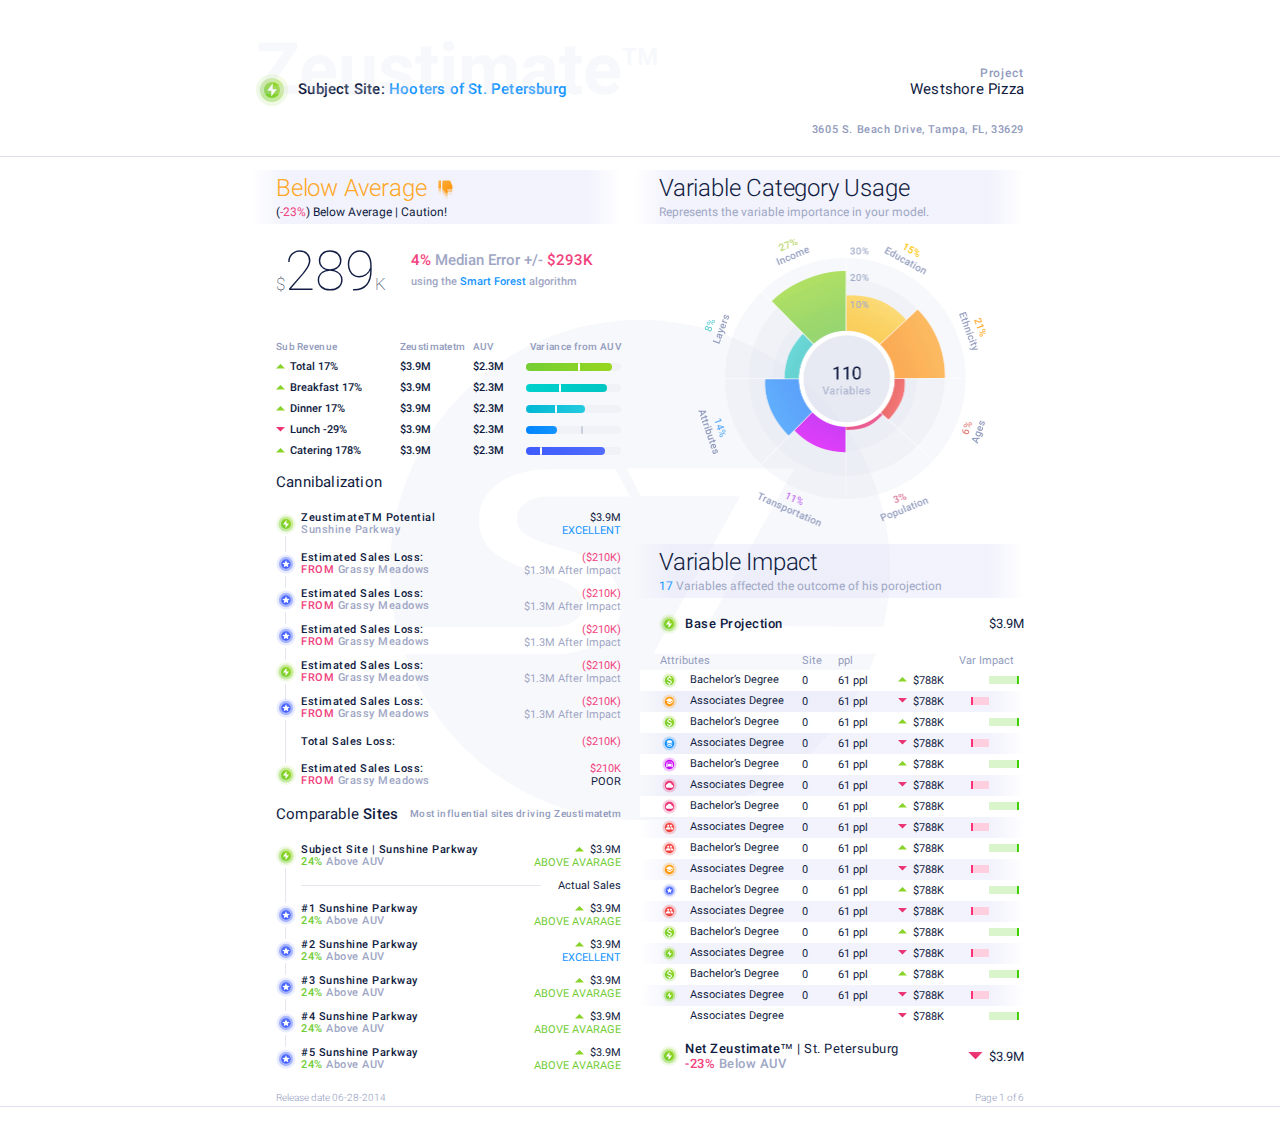
<file: zeustimate.html>
<!doctype html>
<html lang="en">
<head>
	<title></title>
	<meta name="description" content="" />
	<meta name="keywords" content="" />
	<meta http-equiv="Content-Type" content="text/html; charset=utf-8" />
    <link rel="stylesheet" href="css/main.css" type="text/css" />
</head>

<body>
<div class="container">
	<header>
        <div class="centered">
            <div class="left">
                <div class="titles">
                    <h1>Zeustimate<sup>tm</sup></h1>									
					<div class="subject">
                        <div class="icon icon_synergy"></div>
                        Subject Site: <span>Hooters of St. Petersburg</span>
                    </div>
                </div>
                
            </div>
            <div class="right">
                <p>Project</p>
                <h4>Westshore Pizza</h4>
                <h5>3605 S. Beach Drive, Tampa, FL, 33629</h5>                  
            </div>
        </div>
    </header>
    
    
    
    <div class="centered main">
        <div class="col-left">
            <div class="header-block">
                <h3 class="orange">Below Average<i class="icon icon_no"></i></h3>
                <div class="description">(<span class="pink">-23%</span>) Below Average | Caution!</div>
            </div>

            <div class="average">
                <div class="number"><span>$</span><em>289</em><span>K</span></div>
                <div class="info gray">
                    <div><span class="pink">4%</span> Median Error  +/- <span class="pink">$293K</span></div>
                    <p>using the <span class="blue">Smart Forest</span> algorithm</p>
                </div>
            </div><!-- /average -->

            <div class="table table-auv">
                <div class="table-row table-head">
                    <div class="table-cell cell1">Sub Revenue</div>
                    <div class="table-cell cell2">Zeustimatetm</div>
                    <div class="table-cell cell3">AUV</div>
                    <div class="table-cell cell4">Variance from AUV</div>
                </div>

                <div class="table-row">
                    <div class="table-cell cell1"><i class="icon icon_up"></i>Total 17%</div>
                    <div class="table-cell cell2">$3.9M</div>
                    <div class="table-cell cell3">$2.3M</div>
                    <div class="table-cell cell4">
                        
                        <div class="bar">
                            <!--
                                If tube is inside the bar, we need to add LOW class. It means the tube will have white background color.
                                If tube is outside the bar, we need to add UPPER class.  The tube will have gray bg color. 
                            -->
                            <div class="low" style="left: 55%"></div>
                            <div class="bar-green" style="width:90%"></div>
                        </div>
                    </div>
                </div>

                <div class="table-row">
                    <div class="table-cell cell1"><i class="icon icon_up"></i>Breakfast 17%</div>
                    <div class="table-cell cell2">$3.9M</div>
                    <div class="table-cell cell3">$2.3M</div>
                    <div class="table-cell cell4">
                        <div class="bar">
                            <div class="low" style="left: 35%"></div>
                            <div class="bar-turquoise" style="width:85%"></div>
                        </div>
                    </div>
                </div>

                <div class="table-row">
                    <div class="table-cell cell1"><i class="icon icon_up"></i>Dinner 17%</div>
                    <div class="table-cell cell2">$3.9M</div>
                    <div class="table-cell cell3">$2.3M</div>
                    <div class="table-cell cell4">
                        <div class="bar">
                            <div class="low" style="left: 30%"></div>
                            <div class="bar-dark-turquoise" style="width:62%"></div>
                        </div>
                    </div>
                </div>

                <div class="table-row">
                    <div class="table-cell cell1"><i class="icon icon_down"></i>Lunch -29%</div>
                    <div class="table-cell cell2">$3.9M</div>
                    <div class="table-cell cell3">$2.3M</div>
                    <div class="table-cell cell4">
                        <div class="bar">
                            <div class="upper" style="left: 58%"></div>
                            <div class="bar-blue" style="width:32%"></div>
                        </div>
                    </div>
                </div>

                <div class="table-row">
                    <div class="table-cell cell1"><i class="icon icon_up"></i>Catering 178%</div>
                    <div class="table-cell cell2">$3.9M</div>
                    <div class="table-cell cell3">$2.3M</div>
                    <div class="table-cell cell4">
                        <div class="bar">
                            <div class="low" style="left: 15%"></div>
                            <div class="bar-dark-blue" style="width:83%"></div>
                        </div>
                    </div>
                </div>
            </div><!-- /table -->
            

            <div class="comparable">
                    <h3>Cannibalization</h3>
                </div>
                <div class="table table-comparable">                
                    <div class="table-row add-padding-bottom">
                        <div class="table-cell cell1">
                            <i class="icon icon_synergy"></i>
                        </div>
                        <div class="table-cell cell2">
                            <p>ZeustimateTM Potential</p>
                            <div>Sunshine Parkway</div>
                        </div>
                        <div class="table-cell cell3">
                            <div>$3.9M</div>
                            <div class="blue">excellent</div>                                
                        </div>
                    </div>
    
                    <div class="table-row">
                        <div class="table-cell cell1">
                            <i class="icon icon_star"></i>
                        </div>
                        <div class="table-cell cell2">
                            <p>Estimated Sales Loss:</p>
                            <div><span class="pink">FROM</span> Grassy Meadows</div>
                        </div>
                        <div class="table-cell cell3">
                            <div class="pink">($210K)</div>
                            <div class="gray">$1.3M After Impact</div>                                
                        </div>
                    </div>
    
                    <div class="table-row">
                        <div class="table-cell cell1">
                            <i class="icon icon_star"></i>
                        </div>
                        <div class="table-cell cell2">
                            <p>Estimated Sales Loss:</p>
                            <div><span class="pink">FROM</span> Grassy Meadows</div>
                        </div>
                        <div class="table-cell cell3">
                            <div class="pink">($210K)</div>
                            <div class="gray">$1.3M After Impact</div>                                
                        </div>
                    </div>
    
                    <div class="table-row">
                        <div class="table-cell cell1">
                            <i class="icon icon_star"></i>
                        </div>
                        <div class="table-cell cell2">
                            <p>Estimated Sales Loss:</p>
                            <div><span class="pink">FROM</span> Grassy Meadows</div>
                        </div>
                        <div class="table-cell cell3">
                            <div class="pink">($210K)</div>
                            <div class="gray">$1.3M After Impact</div>                                
                        </div>
                    </div>
    
                    <div class="table-row">
                        <div class="table-cell cell1">
                            <i class="icon icon_synergy"></i>
                        </div>
                        <div class="table-cell cell2">
                            <p>Estimated Sales Loss:</p>
                            <div><span class="pink">FROM</span> Grassy Meadows</div>
                        </div>
                        <div class="table-cell cell3">
                            <div class="pink">($210K)</div>
                            <div class="gray">$1.3M After Impact</div>                                
                        </div>
                    </div>
    
                    <div class="table-row add-padding-bottom">
                        <div class="table-cell cell1">
                            <i class="icon icon_star"></i>
                        </div>
                        <div class="table-cell cell2">
                            <p>Estimated Sales Loss:</p>
                            <div><span class="pink">FROM</span> Grassy Meadows</div>
                        </div>
                        <div class="table-cell cell3">
                            <div class="pink">($210K)</div>
                            <div class="gray">$1.3M After Impact</div>                                
                        </div>
                    </div>
    
                    <div class="table-row add-padding-bottom">
                        <div class="table-cell cell1 no-icon">&nbsp;</div>
                        <div class="table-cell cell2">
                            <p>Total Sales Loss:</p>
                        </div>
                        <div class="table-cell cell3">
                            <div class="pink">($210K)</div>                            
                        </div>
                    </div>
    
                    <div class="table-row">
                        <div class="table-cell cell1">
                            <i class="icon icon_synergy"></i>
                        </div>
                        <div class="table-cell cell2">
                            <p>Estimated Sales Loss:</p>
                            <div><span class="pink">FROM</span> Grassy Meadows</div>
                        </div>
                        <div class="table-cell cell3">
                            <div class="pink">$210K</div>
                            <div>poor</div>                             
                        </div>
                    </div>
                </div><!-- /cannibalization -->

                <div class="comparable">
                    <h3>Comparable <span>Sites</span></h3>
                    <div>Most influential sites driving Zeustimatetm</div>
                    </div>
    
    
                    <div class="table table-comparable">
                    <div class="table-row">
                        <div class="table-cell cell1">
                            <i class="icon icon_synergy"></i>
                        </div>
                        <div class="table-cell cell2">
                            <p>Subject Site | Sunshine Parkway</p>
                            <div><span class="green">24%</span> Above AUV</div>
                        </div>
                        <div class="table-cell cell3">
                            <div><i class="icon icon_up"></i>$3.9M</div>
                            <div class="green">above avarage</div>                                
                        </div>
                    </div>
    
                    <div class="table-row colspan">
                        <div class="table-cell cell1">&nbsp;</div>
                        <div class="table-cell cell2"></div>
                        <div class="table-cell cell3"><span>Actual Sales</span></div>
                    </div>
                    
                    <div class="table-row">
                        <div class="table-cell cell1">
                            <i class="icon icon_star"></i>
                        </div>
                        <div class="table-cell cell2">
                            <p>#1 Sunshine Parkway</p>
                            <div><span class="green">24%</span> Above AUV</div>
                        </div>
                        <div class="table-cell cell3">
                            <div><i class="icon icon_up"></i>$3.9M</div>
                            <div class="green">above avarage</div>                                
                        </div>
                    </div>
    
                    <div class="table-row">
                        <div class="table-cell cell1">
                            <i class="icon icon_star"></i>
                        </div>
                        <div class="table-cell cell2">
                            <p>#2 Sunshine Parkway</p>
                            <div><span class="green">24%</span> Above AUV</div>
                        </div>
                        <div class="table-cell cell3">
                            <div><i class="icon icon_up"></i>$3.9M</div>
                            <div class="blue">excellent</div>                                
                        </div>
                    </div>
    
                    <div class="table-row">
                        <div class="table-cell cell1">
                            <i class="icon icon_star"></i>
                        </div>
                        <div class="table-cell cell2">
                            <p>#3 Sunshine Parkway</p>
                            <div><span class="green">24%</span> Above AUV</div>
                        </div>
                        <div class="table-cell cell3">
                            <div><i class="icon icon_up"></i>$3.9M</div>
                            <div class="green">above avarage</div>                                
                        </div>
                    </div>
    
                    <div class="table-row">
                        <div class="table-cell cell1">
                            <i class="icon icon_star"></i>
                        </div>
                        <div class="table-cell cell2">
                            <p>#4 Sunshine Parkway</p>
                            <div><span class="green">24%</span> Above AUV</div>
                        </div>
                        <div class="table-cell cell3">
                            <div><i class="icon icon_up"></i>$3.9M</div>
                            <div class="green">above avarage</div>                                
                        </div>
                    </div>
    
                    <div class="table-row">
                        <div class="table-cell cell1">
                            <i class="icon icon_star"></i>
                        </div>
                        <div class="table-cell cell2">
                            <p>#5 Sunshine Parkway</p>
                            <div><span class="green">24%</span> Above AUV</div>
                        </div>
                        <div class="table-cell cell3">
                            <div><i class="icon icon_up"></i>$3.9M</div>
                            <div class="green">above avarage</div>                                
                        </div>
                    </div>
    
                    </div>
        </div><!-- /col-left -->


        <div class="col-right">
            <div class="header-block">
                <h3>Variable Category Usage</h3>
                <div class="description"><span class="gray">Represents the variable importance in your model.</span></div>
            </div>

            <div class="line_chart category">
                <img src="img/category_chart.png" width="290" />
            </div>


            <div class="header-block">
                <h3>Variable Impact</h3>
                <div class="description"><span class="blue">17</span> <span class="gray">Variables affected the outcome of his porojection</span></div>
            </div>

            <div class="table table-comparable table-impact">                
                <div class="table-row">
                    <div class="table-cell cell1">
                        <i class="icon icon_synergy"></i>
                    </div>
                    <div class="table-cell cell2">
                        <p>Base Projection</p>
                    </div>
                    <div class="table-cell cell3">
                        <div>$3.9M</div>                            
                    </div>
                </div>
            </div>


            <div class="table table-attributes">      
                <div class="table-row table-header">
                    <div class="table-cell cell1">Attributes</div>
                    <div class="table-cell cell2">Site</div>
                    <div class="table-cell cell3">ppl</div>
                    <div class="table-cell cell4">&nbsp;</div>
                    <div class="table-cell cell5">Var Impact</div>
                </div>

                <div class="table-row">
                    <div class="table-cell cell1">
                        <i class="icon icon_usd"></i>
                        Bachelor’s Degree
                    </div>
                    <div class="table-cell cell2">0</div>
                    <div class="table-cell cell3">61 ppl</div>
                    <div class="table-cell cell4"><i class="icon icon_up"></i> $788K</div>
                    <div class="table-cell cell5">
                        <div class="bar-color">
                            <!-- value 50% is maximum for this chart. So, you shoud devide by 2. -->
                            <span class="positive" style="width:50%"></span>
                        </div>                            
                    </div>
                </div>

                <div class="table-row">
                    <div class="table-cell cell1">
                        <i class="icon icon_education"></i>
                        Associates Degree
                    </div>
                    <div class="table-cell cell2">0</div>
                    <div class="table-cell cell3">61 ppl</div>
                    <div class="table-cell cell4"><i class="icon icon_down"></i> $788K</div>
                    <div class="table-cell cell5">
                        <div class="bar-color">
                            <!-- value 50% is maximum for this chart. So, you shoud devide by 2. -->
                            <span class="negative" style="width:30%"></span>
                        </div>                            
                    </div>
                </div>

                <div class="table-row">
                    <div class="table-cell cell1">
                        <i class="icon icon_usd"></i>
                        Bachelor’s Degree
                    </div>
                    <div class="table-cell cell2">0</div>
                    <div class="table-cell cell3">61 ppl</div>
                    <div class="table-cell cell4"><i class="icon icon_up"></i> $788K</div>
                    <div class="table-cell cell5">
                        <div class="bar-color">
                            <!-- value 50% is maximum for this chart. So, you shoud devide by 2. -->
                            <span class="positive" style="width:50%"></span>
                        </div>                            
                    </div>
                </div>

                <div class="table-row">
                    <div class="table-cell cell1">
                        <i class="icon icon_storage"></i>
                        Associates Degree
                    </div>
                    <div class="table-cell cell2">0</div>
                    <div class="table-cell cell3">61 ppl</div>
                    <div class="table-cell cell4"><i class="icon icon_down"></i> $788K</div>
                    <div class="table-cell cell5">
                        <div class="bar-color">
                            <!-- value 50% is maximum for this chart. So, you shoud devide by 2. -->
                            <span class="negative" style="width:30%"></span>
                        </div>                            
                    </div>
                </div>

                <div class="table-row">
                    <div class="table-cell cell1">
                        <i class="icon icon_car"></i>
                        Bachelor’s Degree
                    </div>
                    <div class="table-cell cell2">0</div>
                    <div class="table-cell cell3">61 ppl</div>
                    <div class="table-cell cell4"><i class="icon icon_up"></i> $788K</div>
                    <div class="table-cell cell5">
                        <div class="bar-color">
                            <!-- value 50% is maximum for this chart. So, you shoud devide by 2. -->
                            <span class="positive" style="width:50%"></span>
                        </div>                            
                    </div>
                </div>

                <div class="table-row">
                    <div class="table-cell cell1">
                        <i class="icon icon_cloud"></i>
                        Associates Degree
                    </div>
                    <div class="table-cell cell2">0</div>
                    <div class="table-cell cell3">61 ppl</div>
                    <div class="table-cell cell4"><i class="icon icon_down"></i> $788K</div>
                    <div class="table-cell cell5">
                        <div class="bar-color">
                            <!-- value 50% is maximum for this chart. So, you shoud devide by 2. -->
                            <span class="negative" style="width:30%"></span>
                        </div>                            
                    </div>
                </div>

                <div class="table-row">
                    <div class="table-cell cell1">
                        <i class="icon icon_cloud"></i>
                        Bachelor’s Degree
                    </div>
                    <div class="table-cell cell2">0</div>
                    <div class="table-cell cell3">61 ppl</div>
                    <div class="table-cell cell4"><i class="icon icon_up"></i> $788K</div>
                    <div class="table-cell cell5">
                        <div class="bar-color">
                            <!-- value 50% is maximum for this chart. So, you shoud devide by 2. -->
                            <span class="positive" style="width:50%"></span>
                        </div>                            
                    </div>
                </div>

                <div class="table-row">
                    <div class="table-cell cell1">
                        <i class="icon icon_people"></i>
                        Associates Degree
                    </div>
                    <div class="table-cell cell2">0</div>
                    <div class="table-cell cell3">61 ppl</div>
                    <div class="table-cell cell4"><i class="icon icon_down"></i> $788K</div>
                    <div class="table-cell cell5">
                        <div class="bar-color">
                            <!-- value 50% is maximum for this chart. So, you shoud devide by 2. -->
                            <span class="negative" style="width:30%"></span>
                        </div>                            
                    </div>
                </div>

                <div class="table-row">
                    <div class="table-cell cell1">
                        <i class="icon icon_people"></i>
                        Bachelor’s Degree
                    </div>
                    <div class="table-cell cell2">0</div>
                    <div class="table-cell cell3">61 ppl</div>
                    <div class="table-cell cell4"><i class="icon icon_up"></i> $788K</div>
                    <div class="table-cell cell5">
                        <div class="bar-color">
                            <!-- value 50% is maximum for this chart. So, you shoud devide by 2. -->
                            <span class="positive" style="width:50%"></span>
                        </div>                            
                    </div>
                </div>

                <div class="table-row">
                    <div class="table-cell cell1">
                        <i class="icon icon_education"></i>
                        Associates Degree
                    </div>
                    <div class="table-cell cell2">0</div>
                    <div class="table-cell cell3">61 ppl</div>
                    <div class="table-cell cell4"><i class="icon icon_down"></i> $788K</div>
                    <div class="table-cell cell5">
                        <div class="bar-color">
                            <!-- value 50% is maximum for this chart. So, you shoud devide by 2. -->
                            <span class="negative" style="width:30%"></span>
                        </div>                            
                    </div>
                </div>

                <div class="table-row">
                    <div class="table-cell cell1">
                        <i class="icon icon_star"></i>
                        Bachelor’s Degree
                    </div>
                    <div class="table-cell cell2">0</div>
                    <div class="table-cell cell3">61 ppl</div>
                    <div class="table-cell cell4"><i class="icon icon_up"></i> $788K</div>
                    <div class="table-cell cell5">
                        <div class="bar-color">
                            <!-- value 50% is maximum for this chart. So, you shoud devide by 2. -->
                            <span class="positive" style="width:50%"></span>
                        </div>                            
                    </div>
                </div>

                <div class="table-row">
                    <div class="table-cell cell1">
                        <i class="icon icon_people"></i>
                        Associates Degree
                    </div>
                    <div class="table-cell cell2">0</div>
                    <div class="table-cell cell3">61 ppl</div>
                    <div class="table-cell cell4"><i class="icon icon_down"></i> $788K</div>
                    <div class="table-cell cell5">
                        <div class="bar-color">
                            <!-- value 50% is maximum for this chart. So, you shoud devide by 2. -->
                            <span class="negative" style="width:30%"></span>
                        </div>                            
                    </div>
                </div>

                <div class="table-row">
                    <div class="table-cell cell1">
                        <i class="icon icon_usd"></i>
                        Bachelor’s Degree
                    </div>
                    <div class="table-cell cell2">0</div>
                    <div class="table-cell cell3">61 ppl</div>
                    <div class="table-cell cell4"><i class="icon icon_up"></i> $788K</div>
                    <div class="table-cell cell5">
                        <div class="bar-color">
                            <!-- value 50% is maximum for this chart. So, you shoud devide by 2. -->
                            <span class="positive" style="width:50%"></span>
                        </div>                            
                    </div>
                </div>

                <div class="table-row">
                    <div class="table-cell cell1">
                        <i class="icon icon_synergy"></i>
                        Associates Degree
                    </div>
                    <div class="table-cell cell2">0</div>
                    <div class="table-cell cell3">61 ppl</div>
                    <div class="table-cell cell4"><i class="icon icon_down"></i> $788K</div>
                    <div class="table-cell cell5">
                        <div class="bar-color">
                            <!-- value 50% is maximum for this chart. So, you shoud devide by 2. -->
                            <span class="negative" style="width:30%"></span>
                        </div>                            
                    </div>
                </div>

                <div class="table-row">
                    <div class="table-cell cell1">
                        <i class="icon icon_usd"></i>
                        Bachelor’s Degree
                    </div>
                    <div class="table-cell cell2">0</div>
                    <div class="table-cell cell3">61 ppl</div>
                    <div class="table-cell cell4"><i class="icon icon_up"></i> $788K</div>
                    <div class="table-cell cell5">
                        <div class="bar-color">
                            <!-- value 50% is maximum for this chart. So, you shoud devide by 2. -->
                            <span class="positive" style="width:50%"></span>
                        </div>                            
                    </div>
                </div>

                <div class="table-row">
                    <div class="table-cell cell1">
                        <i class="icon icon_synergy"></i>
                        Associates Degree
                    </div>
                    <div class="table-cell cell2">0</div>
                    <div class="table-cell cell3">61 ppl</div>
                    <div class="table-cell cell4"><i class="icon icon_down"></i> $788K</div>
                    <div class="table-cell cell5">
                        <div class="bar-color">
                            <!-- value 50% is maximum for this chart. So, you shoud devide by 2. -->
                            <span class="negative" style="width:30%"></span>
                        </div>                            
                    </div>
                </div>

                <div class="table-row">
                        <div class="table-cell cell1">
                            <i class="icon no-icon"></i>
                            Associates Degree
                        </div>
                        <div class="table-cell cell2"></div>
                        <div class="table-cell cell3"></div>
                        <div class="table-cell cell4"><i class="icon icon_down"></i> $788K</div>
                        <div class="table-cell cell5">
                            <div class="bar-color">
                                <!-- value 50% is maximum for this chart. So, you shoud devide by 2. -->
                                <span class="positive" style="width:50%"></span>
                            </div>                           
                        </div>
                    </div>
            </div><!--/attributes -->


            <div class="table table-comparable table-impact">                
                <div class="table-row">
                    <div class="table-cell cell1">
                        <i class="icon icon_synergy"></i>
                    </div>
                    <div class="table-cell cell2">
                        <p>Net Zeustimate™ <span class="thin-style">| St. Petersuburg</span></p>
                        <div><span class="pink">-23%</span> Below AUV</div>
                    </div>
                    <div class="table-cell cell3">
                        <div><i class="icon icon_down"></i>$3.9M</div>                            
                    </div>
                </div>
            </div>

   
        </div><!-- /col-right-->       
	</div>

       
	<div class="end_content"></div>
</div>

<footer>
	<div class="centered">
        <div class="left">Release date 06-28-2014</div>
        <div class="right">Page 1 of 6</div>
    </div>
</footer>
</body>
</html>
</file>
<file: css/main.css>
@font-face {
  font-family: 'Roboto';
  font-style: normal;
  font-weight: 100;
  src: local("Roboto Thin"), local("Roboto-Thin"), url(../fonts/2tsd397wLxj96qwHyNIkxHYhjbSpvc47ee6xR_80Hnw.woff2) format("woff2");
  unicode-range: U+0000-00FF, U+0131, U+0152-0153, U+02C6, U+02DA, U+02DC, U+2000-206F, U+2074, U+20AC, U+2212, U+2215; }
@font-face {
  font-family: 'Roboto';
  font-style: normal;
  font-weight: 700;
  src: local("Roboto Bold"), local("Roboto-Bold"), url(../fonts/d-6IYplOFocCacKzxwXSOJBw1xU1rKptJj_0jans920.woff2) format("woff2");
  unicode-range: U+0000-00FF, U+0131, U+0152-0153, U+02C6, U+02DA, U+02DC, U+2000-206F, U+2074, U+20AC, U+2212, U+2215; }
@font-face {
  font-family: 'Roboto';
  font-style: normal;
  font-weight: 300;
  src: local("Roboto Light"), local("Roboto-Light"), url(../fonts/Hgo13k-tfSpn0qi1SFdUfZBw1xU1rKptJj_0jans920.woff2) format("woff2");
  unicode-range: U+0000-00FF, U+0131, U+0152-0153, U+02C6, U+02DA, U+02DC, U+2000-206F, U+2074, U+20AC, U+2212, U+2215; }
@font-face {
  font-family: 'Roboto';
  font-style: normal;
  font-weight: 400;
  src: local("Roboto"), local("Roboto-Regular"), url(../fonts/oMMgfZMQthOryQo9n22dcuvvDin1pK8aKteLpeZ5c0A.woff2) format("woff2");
  unicode-range: U+0000-00FF, U+0131, U+0152-0153, U+02C6, U+02DA, U+02DC, U+2000-206F, U+2074, U+20AC, U+2212, U+2215; }
@font-face {
  font-family: 'Roboto';
  font-style: normal;
  font-weight: 500;
  src: local("Roboto Medium"), local("Roboto-Medium"), url(../fonts/RxZJdnzeo3R5zSexge8UUZBw1xU1rKptJj_0jans920.woff2) format("woff2");
  unicode-range: U+0000-00FF, U+0131, U+0152-0153, U+02C6, U+02DA, U+02DC, U+2000-206F, U+2074, U+20AC, U+2212, U+2215; }
* {
  margin: 0;
  padding: 0;
  -webkit-box-sizing: border-box;
  -moz-box-sizing: border-box;
  box-sizing: border-box; }

body {
  font-family: "Roboto", Arial, Verdana, sans-serif;
  font-size: 11px;
  line-height: 13px;
  color: #111c42;
  background: url("../img/cz.png") no-repeat 50% 320px; }

::-webkit-input-placeholder {
  color: #a5abb8; }

::-moz-placeholder {
  color: #a5abb8; }

:-moz-placeholder {
  color: #a5abb8; }

:-ms-input-placeholder {
  color: #a5abb8; }

input,
textarea,
button,
select,
a,
img {
  outline: none; }

select {
  -webkit-appearance: none;
  appearance: none;
  text-indent: 0.01px;
  text-overflow: ""; }

*::-ms-expand {
  display: none; }

input::-webkit-outer-spin-button,
input::-webkit-inner-spin-button {
  -webkit-appearance: none; }

input[type="number"] {
  -moz-appearance: textfield; }

textarea {
  resize: none;
  overflow: auto; }

input::-webkit-input-placeholder {
  opacity: 1;
  transition: opacity .3s ease; }

input::-moz-placeholder {
  opacity: 1;
  transition: opacity .3s ease; }

input:-moz-placeholder {
  opacity: 1;
  transition: opacity .3s ease; }

input:-ms-input-placeholder {
  opacity: 1;
  transition: opacity .3s ease; }

input:focus::-webkit-input-placeholder {
  opacity: 0;
  transition: opacity .3s ease; }

input:focus::-moz-placeholder {
  opacity: 0;
  transition: opacity .3s ease; }

input:focus:-moz-placeholder {
  opacity: 0;
  transition: opacity .3s ease; }

input:focus:-ms-input-placeholder {
  opacity: 0;
  transition: opacity .3s ease; }

textarea::-webkit-input-placeholder {
  opacity: 1;
  transition: opacity .3s ease; }

textarea::-moz-placeholder {
  opacity: 1;
  transition: opacity .3s ease; }

textarea:-moz-placeholder {
  opacity: 1;
  transition: opacity .3s ease; }

textarea:-ms-input-placeholder {
  opacity: 1;
  transition: opacity .3s ease; }

textarea:focus::-webkit-input-placeholder {
  opacity: 0;
  transition: opacity .3s ease; }

textarea:focus::-moz-placeholder {
  opacity: 0;
  transition: opacity .3s ease; }

textarea:focus:-moz-placeholder {
  opacity: 0;
  transition: opacity .3s ease; }

textarea:focus:-ms-input-placeholder {
  opacity: 0;
  transition: opacity .3s ease; }

li {
  list-style: none; }

a {
  text-decoration: none; }

img {
  outline: none;
  border: 1px solid transparent; }

button:hover, button ::active, a:hover, a ::active {
  -webkit-tap-highlight-color: rgba(0, 0, 0, 0);
  -webkit-tap-highlight-color: transparent; }

html,
body {
  margin: 0;
  padding: 0;
  height: 100%;
  font-family: "Roboto", Arial, Verdana, sans-serif; }

.container {
  position: relative;
  min-width: 768px;
  min-height: 100%; }

* {
  margin: 0px;
  padding: 0px; }

.centered {
  width: 768px;
  margin: 0 auto;
  position: relative;
  overflow: hidden; }
  .centered.main {
    width: 808px;
    padding: 0 20px; }
    .centered.main > .header-block {
      margin-left: -5px; }

.end_content {
  position: relative;
  height: 70px;
  clear: both; }
  .end_content.with_data {
    height: 120px; }

.icon {
  display: inline-block;
  background-color: #fff;
  width: 32px;
  height: 32px;
  vertical-align: middle; }
  .icon.icon_user {
    display: inline-block;
    vertical-align: top;
    width: 15px;
    height: 15px;
    background-size: 15px 15px; }
  .icon.icon_synergy {
    background-image: url(../img/icon_synergy.svg); }
  .icon.icon_usd {
    background-image: url(../img/icon_usd.svg); }
  .icon.icon_education {
    background-image: url(../img/icon_student.svg); }
  .icon.icon_car {
    background-image: url(../img/icon_car.svg); }
  .icon.icon_cloud {
    background-image: url(../img/icon_cloud.svg); }
  .icon.icon_people {
    background-image: url(../img/icon_people.svg); }
  .icon.icon_storage {
    background-image: url(../img/icon_storage.svg); }
  .icon.icon_star {
    background-image: url(../img/icon_star.svg); }
  .icon.icon_no {
    background-image: url(../img/icon_no.svg); }
  .icon.icon_point {
    background-image: url(../img/icon_point.png); }
  .icon.icon_up {
    background-image: url(../img/icon_up.svg);
    width: 9px;
    height: 5px;
    background-size: 9px 5px;
    margin-top: -2px; }
  .icon.icon_down {
    background-image: url(../img/icon_down.svg);
    width: 9px;
    height: 5px;
    background-size: 9px 5px;
    margin-top: -2px; }
  .icon.icon_mw {
    background-image: url("../img/icon_man_w.png");
    width: 20px;
    height: 20px;
    background-size: 20px 20px;
    background-color: rgba(255, 255, 255, 0); }

@-moz-document url-prefix() {
  header h1 {
    line-height: 87px !important; }
    header h1.aqua, header h1.gray {
      bottom: -1px !important; }
  header .subject {
    bottom: -7px !important; }

  .demos header .left .titles h1 {
    margin-bottom: -2px !important; }

  .table-values .table-header .table-cell span {
    padding-left: 10px; } }
.pink {
  color: #f1437e; }

.orange {
  color: #ffa726;
  padding-top: 3px; }

.green {
  color: #72cd35; }

.gray {
  color: #9fa7c5; }

.red {
  color: #f74a49; }

.blue {
  color: #1796ff; }

.turquoise {
  color: #1dc6dd; }

.thin-style {
  font-weight: 400; }

.aqua {
  color: #dff6fa !important; }

.fuchsian {
  color: #e047fa; }

.table {
  display: table;
  width: 100%; }
  .table .table-row {
    display: table-row; }
  .table .table-cell {
    display: table-cell; }

.no-padding {
  padding: 0 !important; }

.align-right {
  text-align: right; }

.bar {
  height: 8px;
  width: 100%;
  border-radius: 4px;
  background: #f0f2f7;
  position: relative; }
  .bar .low,
  .bar .upper {
    width: 2px;
    height: 8px;
    position: absolute;
    background: #fff;
    top: 0;
    z-index: 2; }
  .bar .text {
    position: absolute;
    z-index: 2;
    color: #fff;
    height: 13px;
    top: 0;
    left: 7px;
    line-height: 13px; }
  .bar .upper {
    background: #cacfdf; }
  .bar > div {
    border-radius: 4px;
    height: 8px;
    position: relative;
    z-index: 1; }
  .bar .bar-green {
    background: #74ce34;
    background: -moz-linear-gradient(left, #74ce34, #96d61f 100%);
    background: -webkit-gradient(left top, right top, color-stop(0%, #74ce34), color-stop(100%, #96d61f));
    background: -webkit-linear-gradient(left, #74ce34 0%, #96d61f 100%);
    background: -o-linear-gradient(left, #74ce34 0%, #96d61f 100%);
    background: -ms-linear-gradient(left, #74ce34 0%, #96d61f 100%);
    background: linear-gradient(to right, #74ce34 0%, #96d61f 100%);
    filter: progid:DXImageTransform.Microsoft.gradient( startColorstr=$color_start, endColorstr=$color_end, GradientType=1 ); }
  .bar .bar-green-light {
    background: #6fda9c;
    background: -moz-linear-gradient(left, #6fda9c, #6ae1b2 100%);
    background: -webkit-gradient(left top, right top, color-stop(0%, #6fda9c), color-stop(100%, #6ae1b2));
    background: -webkit-linear-gradient(left, #6fda9c 0%, #6ae1b2 100%);
    background: -o-linear-gradient(left, #6fda9c 0%, #6ae1b2 100%);
    background: -ms-linear-gradient(left, #6fda9c 0%, #6ae1b2 100%);
    background: linear-gradient(to right, #6fda9c 0%, #6ae1b2 100%);
    filter: progid:DXImageTransform.Microsoft.gradient( startColorstr=$color_start, endColorstr=$color_end, GradientType=1 ); }
  .bar .bar-green-yellow {
    background: #a2dd7c;
    background: -moz-linear-gradient(left, #a2dd7c, #b7e06d 100%);
    background: -webkit-gradient(left top, right top, color-stop(0%, #a2dd7c), color-stop(100%, #b7e06d));
    background: -webkit-linear-gradient(left, #a2dd7c 0%, #b7e06d 100%);
    background: -o-linear-gradient(left, #a2dd7c 0%, #b7e06d 100%);
    background: -ms-linear-gradient(left, #a2dd7c 0%, #b7e06d 100%);
    background: linear-gradient(to right, #a2dd7c 0%, #b7e06d 100%);
    filter: progid:DXImageTransform.Microsoft.gradient( startColorstr=$color_start, endColorstr=$color_end, GradientType=1 ); }
  .bar .bar-yellow {
    background: #fcd660;
    background: -moz-linear-gradient(left, #fcd660, #f9e08b 100%);
    background: -webkit-gradient(left top, right top, color-stop(0%, #fcd660), color-stop(100%, #f9e08b));
    background: -webkit-linear-gradient(left, #fcd660 0%, #f9e08b 100%);
    background: -o-linear-gradient(left, #fcd660 0%, #f9e08b 100%);
    background: -ms-linear-gradient(left, #fcd660 0%, #f9e08b 100%);
    background: linear-gradient(to right, #fcd660 0%, #f9e08b 100%);
    filter: progid:DXImageTransform.Microsoft.gradient( startColorstr=$color_start, endColorstr=$color_end, GradientType=1 ); }
  .bar .bar-turquoise {
    background: #00d1cd;
    background: -moz-linear-gradient(left, #00d1cd, #00c6c2 100%);
    background: -webkit-gradient(left top, right top, color-stop(0%, #00d1cd), color-stop(100%, #00c6c2));
    background: -webkit-linear-gradient(left, #00d1cd 0%, #00c6c2 100%);
    background: -o-linear-gradient(left, #00d1cd 0%, #00c6c2 100%);
    background: -ms-linear-gradient(left, #00d1cd 0%, #00c6c2 100%);
    background: linear-gradient(to right, #00d1cd 0%, #00c6c2 100%);
    filter: progid:DXImageTransform.Microsoft.gradient( startColorstr=$color_start, endColorstr=$color_end, GradientType=1 ); }
  .bar .bar-light-turquoise {
    background: #5acfe2;
    background: -moz-linear-gradient(left, #5acfe2, #71dae9 100%);
    background: -webkit-gradient(left top, right top, color-stop(0%, #5acfe2), color-stop(100%, #71dae9));
    background: -webkit-linear-gradient(left, #5acfe2 0%, #71dae9 100%);
    background: -o-linear-gradient(left, #5acfe2 0%, #71dae9 100%);
    background: -ms-linear-gradient(left, #5acfe2 0%, #71dae9 100%);
    background: linear-gradient(to right, #5acfe2 0%, #71dae9 100%);
    filter: progid:DXImageTransform.Microsoft.gradient( startColorstr=$color_start, endColorstr=$color_end, GradientType=1 ); }
  .bar .bar-turquoise-green {
    background: #59d8d7;
    background: -moz-linear-gradient(left, #59d8d7, #59dfde 100%);
    background: -webkit-gradient(left top, right top, color-stop(0%, #59d8d7), color-stop(100%, #59dfde));
    background: -webkit-linear-gradient(left, #59d8d7 0%, #59dfde 100%);
    background: -o-linear-gradient(left, #59d8d7 0%, #59dfde 100%);
    background: -ms-linear-gradient(left, #59d8d7 0%, #59dfde 100%);
    background: linear-gradient(to right, #59d8d7 0%, #59dfde 100%);
    filter: progid:DXImageTransform.Microsoft.gradient( startColorstr=$color_start, endColorstr=$color_end, GradientType=1 ); }
  .bar .bar-dark-turquoise {
    background: #01b8d4;
    background: -moz-linear-gradient(left, #01b8d4, #24cadf 100%);
    background: -webkit-gradient(left top, right top, color-stop(0%, #01b8d4), color-stop(100%, #24cadf));
    background: -webkit-linear-gradient(left, #01b8d4 0%, #24cadf 100%);
    background: -o-linear-gradient(left, #01b8d4 0%, #24cadf 100%);
    background: -ms-linear-gradient(left, #01b8d4 0%, #24cadf 100%);
    background: linear-gradient(to right, #01b8d4 0%, #24cadf 100%);
    filter: progid:DXImageTransform.Microsoft.gradient( startColorstr=$color_start, endColorstr=$color_end, GradientType=1 ); }
  .bar .bar-blue {
    background: #0185ff;
    background: -moz-linear-gradient(left, #0185ff, #1594ff 100%);
    background: -webkit-gradient(left top, right top, color-stop(0%, #0185ff), color-stop(100%, #1594ff));
    background: -webkit-linear-gradient(left, #0185ff 0%, #1594ff 100%);
    background: -o-linear-gradient(left, #0185ff 0%, #1594ff 100%);
    background: -ms-linear-gradient(left, #0185ff 0%, #1594ff 100%);
    background: linear-gradient(to right, #0185ff 0%, #1594ff 100%);
    filter: progid:DXImageTransform.Microsoft.gradient( startColorstr=$color_start, endColorstr=$color_end, GradientType=1 ); }
  .bar .bar-orange {
    background: #fcb65b;
    background: -moz-linear-gradient(left, #fcb65b, #f9c170 100%);
    background: -webkit-gradient(left top, right top, color-stop(0%, #fcb65b), color-stop(100%, #f9c170));
    background: -webkit-linear-gradient(left, #fcb65b 0%, #f9c170 100%);
    background: -o-linear-gradient(left, #fcb65b 0%, #f9c170 100%);
    background: -ms-linear-gradient(left, #fcb65b 0%, #f9c170 100%);
    background: linear-gradient(to right, #fcb65b 0%, #f9c170 100%);
    filter: progid:DXImageTransform.Microsoft.gradient( startColorstr=$color_start, endColorstr=$color_end, GradientType=1 ); }
  .bar .bar-light-blue {
    background: #5aaefd;
    background: -moz-linear-gradient(left, #5aaefd, #68b9fd 100%);
    background: -webkit-gradient(left top, right top, color-stop(0%, #5aaefd), color-stop(100%, #68b9fd));
    background: -webkit-linear-gradient(left, #5aaefd 0%, #68b9fd 100%);
    background: -o-linear-gradient(left, #5aaefd 0%, #68b9fd 100%);
    background: -ms-linear-gradient(left, #5aaefd 0%, #68b9fd 100%);
    background: linear-gradient(to right, #5aaefd 0%, #68b9fd 100%);
    filter: progid:DXImageTransform.Microsoft.gradient( startColorstr=$color_start, endColorstr=$color_end, GradientType=1 ); }
  .bar .bar-dark-blue {
    background: #3e5bfe;
    background: -moz-linear-gradient(left, #3e5bfe, #516cfe 100%);
    background: -webkit-gradient(left top, right top, color-stop(0%, #3e5bfe), color-stop(100%, #516cfe));
    background: -webkit-linear-gradient(left, #3e5bfe 0%, #516cfe 100%);
    background: -o-linear-gradient(left, #3e5bfe 0%, #516cfe 100%);
    background: -ms-linear-gradient(left, #3e5bfe 0%, #516cfe 100%);
    background: linear-gradient(to right, #3e5bfe 0%, #516cfe 100%);
    filter: progid:DXImageTransform.Microsoft.gradient( startColorstr=$color_start, endColorstr=$color_end, GradientType=1 ); }
  .bar .bar-dark-pink {
    background: #ed7f7d;
    background: -moz-linear-gradient(left, #ed7f7d, #fb8c8c 100%);
    background: -webkit-gradient(left top, right top, color-stop(0%, #ed7f7d), color-stop(100%, #fb8c8c));
    background: -webkit-linear-gradient(left, #ed7f7d 0%, #fb8c8c 100%);
    background: -o-linear-gradient(left, #ed7f7d 0%, #fb8c8c 100%);
    background: -ms-linear-gradient(left, #ed7f7d 0%, #fb8c8c 100%);
    background: linear-gradient(to right, #ed7f7d 0%, #fb8c8c 100%);
    filter: progid:DXImageTransform.Microsoft.gradient( startColorstr=$color_start, endColorstr=$color_end, GradientType=1 ); }
  .bar .bar-pink, .bar .bar-pink:before, .bar .bar-pink:after {
    background: #eb6f9c;
    background: -moz-linear-gradient(left, #eb6f9c, #f282a9 100%);
    background: -webkit-gradient(left top, right top, color-stop(0%, #eb6f9c), color-stop(100%, #f282a9));
    background: -webkit-linear-gradient(left, #eb6f9c 0%, #f282a9 100%);
    background: -o-linear-gradient(left, #eb6f9c 0%, #f282a9 100%);
    background: -ms-linear-gradient(left, #eb6f9c 0%, #f282a9 100%);
    background: linear-gradient(to right, #eb6f9c 0%, #f282a9 100%);
    filter: progid:DXImageTransform.Microsoft.gradient( startColorstr=$color_start, endColorstr=$color_end, GradientType=1 ); }
  .bar .bar-small-pink, .bar .bar-small-pink:before, .bar .bar-small-pink:after {
    background: #e32167;
    background: -moz-linear-gradient(left, #e32167, #ee3d7a 100%);
    background: -webkit-gradient(left top, right top, color-stop(0%, #e32167), color-stop(100%, #ee3d7a));
    background: -webkit-linear-gradient(left, #e32167 0%, #ee3d7a 100%);
    background: -o-linear-gradient(left, #e32167 0%, #ee3d7a 100%);
    background: -ms-linear-gradient(left, #e32167 0%, #ee3d7a 100%);
    background: linear-gradient(to right, #e32167 0%, #ee3d7a 100%);
    filter: progid:DXImageTransform.Microsoft.gradient( startColorstr=$color_start, endColorstr=$color_end, GradientType=1 ); }
  .bar .bar-small-red, .bar .bar-small-red:before, .bar .bar-small-red:after {
    background: #e63a36;
    background: -moz-linear-gradient(left, #e63a36, #fb4e4d 100%);
    background: -webkit-gradient(left top, right top, color-stop(0%, #e63a36), color-stop(100%, #fb4e4d));
    background: -webkit-linear-gradient(left, #e63a36 0%, #fb4e4d 100%);
    background: -o-linear-gradient(left, #e63a36 0%, #fb4e4d 100%);
    background: -ms-linear-gradient(left, #e63a36 0%, #fb4e4d 100%);
    background: linear-gradient(to right, #e63a36 0%, #fb4e4d 100%);
    filter: progid:DXImageTransform.Microsoft.gradient( startColorstr=$color_start, endColorstr=$color_end, GradientType=1 ); }
  .bar .bar-small-orange, .bar .bar-small-orange:before, .bar .bar-small-orange:after {
    background: #ff9304;
    background: -moz-linear-gradient(left, #ff9304, #ffa421 100%);
    background: -webkit-gradient(left top, right top, color-stop(0%, #ff9304), color-stop(100%, #ffa421));
    background: -webkit-linear-gradient(left, #ff9304 0%, #ffa421 100%);
    background: -o-linear-gradient(left, #ff9304 0%, #ffa421 100%);
    background: -ms-linear-gradient(left, #ff9304 0%, #ffa421 100%);
    background: linear-gradient(to right, #ff9304 0%, #ffa421 100%);
    filter: progid:DXImageTransform.Microsoft.gradient( startColorstr=$color_start, endColorstr=$color_end, GradientType=1 ); }
  .bar .bar-small-yellow, .bar .bar-small-yellow:before, .bar .bar-small-yellow:after {
    background: #ffc20b;
    background: -moz-linear-gradient(left, #ffc20b, #ffd44b 100%);
    background: -webkit-gradient(left top, right top, color-stop(0%, #ffc20b), color-stop(100%, #ffd44b));
    background: -webkit-linear-gradient(left, #ffc20b 0%, #ffd44b 100%);
    background: -o-linear-gradient(left, #ffc20b 0%, #ffd44b 100%);
    background: -ms-linear-gradient(left, #ffc20b 0%, #ffd44b 100%);
    background: linear-gradient(to right, #ffc20b 0%, #ffd44b 100%);
    filter: progid:DXImageTransform.Microsoft.gradient( startColorstr=$color_start, endColorstr=$color_end, GradientType=1 ); }
  .bar .bar-small-lGreen, .bar .bar-small-lGreen:before, .bar .bar-small-lGreen:after {
    background: #74cd33;
    background: -moz-linear-gradient(left, #74cd33, #94d621 100%);
    background: -webkit-gradient(left top, right top, color-stop(0%, #74cd33), color-stop(100%, #94d621));
    background: -webkit-linear-gradient(left, #74cd33 0%, #94d621 100%);
    background: -o-linear-gradient(left, #74cd33 0%, #94d621 100%);
    background: -ms-linear-gradient(left, #74cd33 0%, #94d621 100%);
    background: linear-gradient(to right, #74cd33 0%, #94d621 100%);
    filter: progid:DXImageTransform.Microsoft.gradient( startColorstr=$color_start, endColorstr=$color_end, GradientType=1 ); }
  .bar .bar-small-green, .bar .bar-small-green:before, .bar .bar-small-green:after {
    background: #21ca6a;
    background: -moz-linear-gradient(left, #21ca6a, #1fd688 100%);
    background: -webkit-gradient(left top, right top, color-stop(0%, #21ca6a), color-stop(100%, #1fd688));
    background: -webkit-linear-gradient(left, #21ca6a 0%, #1fd688 100%);
    background: -o-linear-gradient(left, #21ca6a 0%, #1fd688 100%);
    background: -ms-linear-gradient(left, #21ca6a 0%, #1fd688 100%);
    background: linear-gradient(to right, #21ca6a 0%, #1fd688 100%);
    filter: progid:DXImageTransform.Microsoft.gradient( startColorstr=$color_start, endColorstr=$color_end, GradientType=1 ); }
  .bar .bar-small-lTurquoise, .bar .bar-small-lTurquoise:before, .bar .bar-small-lTurquoise:after {
    background: #00c7c3;
    background: -moz-linear-gradient(left, #00c7c3, #00ceca 100%);
    background: -webkit-gradient(left top, right top, color-stop(0%, #00c7c3), color-stop(100%, #00ceca));
    background: -webkit-linear-gradient(left, #00c7c3 0%, #00ceca 100%);
    background: -o-linear-gradient(left, #00c7c3 0%, #00ceca 100%);
    background: -ms-linear-gradient(left, #00c7c3 0%, #00ceca 100%);
    background: linear-gradient(to right, #00c7c3 0%, #00ceca 100%);
    filter: progid:DXImageTransform.Microsoft.gradient( startColorstr=$color_start, endColorstr=$color_end, GradientType=1 ); }
  .bar .bar-small-turquoise, .bar .bar-small-turquoise:before, .bar .bar-small-turquoise:after {
    background: #04bad5;
    background: -moz-linear-gradient(left, #04bad5, #22c9df 100%);
    background: -webkit-gradient(left top, right top, color-stop(0%, #04bad5), color-stop(100%, #22c9df));
    background: -webkit-linear-gradient(left, #04bad5 0%, #22c9df 100%);
    background: -o-linear-gradient(left, #04bad5 0%, #22c9df 100%);
    background: -ms-linear-gradient(left, #04bad5 0%, #22c9df 100%);
    background: linear-gradient(to right, #04bad5 0%, #22c9df 100%);
    filter: progid:DXImageTransform.Microsoft.gradient( startColorstr=$color_start, endColorstr=$color_end, GradientType=1 ); }
  .bar .bar-small-blue, .bar .bar-small-blue:before, .bar .bar-small-blue:after {
    background: #0286ff;
    background: -moz-linear-gradient(left, #0286ff, #1695ff 100%);
    background: -webkit-gradient(left top, right top, color-stop(0%, #0286ff), color-stop(100%, #1695ff));
    background: -webkit-linear-gradient(left, #0286ff 0%, #1695ff 100%);
    background: -o-linear-gradient(left, #0286ff 0%, #1695ff 100%);
    background: -ms-linear-gradient(left, #0286ff 0%, #1695ff 100%);
    background: linear-gradient(to right, #0286ff 0%, #1695ff 100%);
    filter: progid:DXImageTransform.Microsoft.gradient( startColorstr=$color_start, endColorstr=$color_end, GradientType=1 ); }
  .bar .bar-small-gray, .bar .bar-small-gray:before, .bar .bar-small-gray:after {
    background: #dee0ee; }
  .bar.pink-color, .bar.pink-color .bar-small, .bar.pink-color .bar-small:before, .bar.pink-color .bar-small:after {
    background: #f6ccfe;
    color: #f6ccfe; }
  .bar.pink-color, .bar.pink-color .bar-small, .bar.pink-color .bar-small:before, .bar.pink-color .bar-small:after {
    background: #f6ccfe;
    color: #f6ccfe; }
  .bar.fuchsian-color, .bar.fuchsian-color .bar-small, .bar.fuchsian-color .bar-small:before, .bar.fuchsian-color .bar-small:after {
    background: #eb99fc;
    color: #eb99fc; }
  .bar.darkfuchsian-color, .bar.darkfuchsian-color .bar-small, .bar.darkfuchsian-color .bar-small:before, .bar.darkfuchsian-color .bar-small:after {
    background: #dc36f9;
    color: #dc36f9; }
  .bar.violet-color, .bar.violet-color .bar-small, .bar.violet-color .bar-small:before, .bar.violet-color .bar-small:after {
    background: #9772ff;
    color: #9772ff; }

.demos header .left .titles h1 {
  margin-bottom: -8px; }

header {
  position: relative;
  padding-bottom: 20px;
  border-bottom: solid 1px #dee0ee;
  padding-top: 25px; }
  header .left {
    width: 500px;
    float: left; }
    header .left .titles {
      float: left;
      position: relative;
      width: 100%;
      height: 72px; }
      header .left .titles h1 {
        width: 100%;
        font-size: 72px;
        line-height: 72px;
        font-weight: 700;
        color: rgba(222, 224, 238, 0.24);
        position: absolute;
        height: 72px;
        left: 0;
        bottom: 0;
        z-index: 1; }
        header .left .titles h1.aqua {
          text-transform: uppercase;
          bottom: -8px; }
        header .left .titles h1.gray {
          bottom: -8px; }
        @media screen and (-moz-images-in-menus: 0) {
          header .left .titles h1 {
            color: orange; } }
        header .left .titles h1 sup {
          font-size: 24px;
          position: relative;
          top: -4px;
          text-transform: uppercase; }
      header .left .titles h2 {
        font-size: 24px;
        line-height: 24px;
        font-weight: 300;
        letter-spacing: -0.1px;
        color: #111c42;
        position: absolute;
        left: 20px;
        bottom: 0;
        z-index: 2; }
      header .left .titles .subject {
        position: absolute;
        bottom: -9px; }
    header .left .subject {
      float: left;
      width: 100%;
      padding-top: 15px;
      font-size: 15px;
      line-height: 18px;
      font-weight: 500;
      letter-spacing: 0.2px;
      color: #111c42; }
      header .left .subject span {
        color: #1796ff; }
      header .left .subject .icon_synergy {
        background-size: 32px 32px;
        margin-right: 6px; }
      header .left .subject h5 {
        text-transform: uppercase;
        font-weight: 500;
        padding-left: 43px;
        margin-top: -5px; }
  header .right {
    float: right;
    width: 250px;
    text-align: right; }
    header .right p {
      font-size: 12px;
      line-height: 14px;
      font-weight: 500;
      letter-spacing: 0.9px;
      color: #929bbd;
      padding-top: 41px; }
    header .right h4,
    header .right > div {
      font-size: 15px;
      line-height: 18px;
      letter-spacing: 0.2px;
      color: #111c42;
      font-weight: 400;
      padding-bottom: 25px; }
    header .right > div {
      padding-bottom: 0; }
      header .right > div .icon {
        width: 15px;
        height: 8px;
        background-size: 15px 8px;
        margin-right: 6px;
        background-color: rgba(0, 0, 0, 0); }
    header .right h5 {
      font-size: 11px;
      line-height: 13px;
      font-weight: 500;
      letter-spacing: 0.6px;
      color: #929bbd; }

.col-left {
  float: left;
  width: 365px;
  padding-left: 20px; }

.col-right {
  float: right;
  width: 365px; }

.header-block,
.table-attributes .table-row:nth-child(2n+1),
.table-education .table-row:nth-child(2n+1),
.traffic-time.gradient {
  background: rgba(222, 224, 248, 0.4);
  background: -moz-linear-gradient(left, rgba(242, 242, 248, 0) 0%, rgba(222, 224, 248, 0.4) 9%, rgba(222, 224, 248, 0.4) 91%, rgba(242, 242, 248, 0) 100%);
  background: -webkit-gradient(left top, right top, color-stop(0%, rgba(242, 242, 248, 0)), color-stop(9%, rgba(222, 224, 248, 0.4)), color-stop(91%, rgba(222, 224, 248, 0.4)), color-stop(100%, rgba(242, 242, 248, 0)));
  background: -webkit-linear-gradient(left, rgba(242, 242, 248, 0) 0%, rgba(222, 224, 248, 0.4) 9%, rgba(222, 224, 248, 0.4) 91%, rgba(242, 242, 248, 0) 100%);
  background: -o-linear-gradient(left, rgba(242, 242, 248, 0) 0%, rgba(222, 224, 248, 0.4) 9%, rgba(222, 224, 248, 0.4) 91%, rgba(242, 242, 248, 0) 100%);
  background: -ms-linear-gradient(left, rgba(242, 242, 248, 0) 0%, rgba(222, 224, 248, 0.4) 9%, rgba(222, 224, 248, 0.4) 91%, rgba(242, 242, 248, 0) 100%);
  background: linear-gradient(to right, rgba(242, 242, 248, 0) 0%, rgba(222, 224, 248, 0.4) 9%, rgba(222, 224, 248, 0.4) 91%, rgba(242, 242, 248, 0) 100%);
  filter: progid:DXImageTransform.Microsoft.gradient( startColorstr='#f2f2f8', endColorstr='#f2f2f8', GradientType=1 ); }

.header-block {
  height: 54px;
  position: relative;
  margin-top: 13px;
  margin-left: -25px;
  padding-left: 25px; }
  .header-block.cars-bar {
    background: none; }
    .header-block.cars-bar .bar {
      width: 62px;
      padding-left: 12px;
      text-align: center;
      border-top: 1px solid #eff0f6;
      padding-top: 20px;
      border-radius: 0; }
      .header-block.cars-bar .bar > div {
        width: 40px; }
        .header-block.cars-bar .bar > div:after {
          width: 50px; }
        .header-block.cars-bar .bar > div:before {
          width: 45px; }
    .header-block.cars-bar .title {
      float: left;
      padding-top: 28px;
      font-weight: 500;
      width: 40px;
      font-size: 12px; }
      .header-block.cars-bar .title + .bar {
        padding-left: 0;
        width: 50px; }
    .header-block.cars-bar .weekend {
      text-transform: uppercase;
      color: #a8afca;
      padding-bottom: 6px;
      margin-top: -4px; }
      .header-block.cars-bar .weekend.col1 {
        width: 260px;
        padding-left: 112px;
        float: left; }
      .header-block.cars-bar .weekend.col2 {
        float: left;
        width: 100px; }
  .header-block .icon.icon_no {
    width: 15px;
    height: 20px;
    background-color: rgba(0, 0, 0, 0) !important; }
  .header-block h3 {
    font-size: 24px;
    line-height: 30px;
    font-weight: 300;
    letter-spacing: -0.2px;
    position: relative;
    z-index: 1;
    padding-top: 3px;
    padding-bottom: 3px; }
    .header-block h3 .icon {
      margin-left: 12px; }
  .header-block .description {
    font-size: 12px; }
  .header-block .indicator {
    width: 75px;
    text-align: right;
    display: table-cell;
    height: 54px;
    vertical-align: middle;
    font-size: 13px; }
    .header-block .indicator .icon {
      vertical-align: middle; }
    .header-block .indicator .number {
      display: inline-block;
      vertical-align: middle;
      padding-right: 11px;
      font-size: 10px;
      line-height: 12px;
      color: #ef4340; }
    .header-block .indicator .icon_down,
    .header-block .indicator .icon_up {
      background-color: rgba(0, 0, 0, 0);
      margin-right: 6px;
      width: 15px;
      height: 8px;
      background-size: 15px 8px; }
  .header-block .info {
    display: table-cell;
    width: 295px; }
  .header-block .full-width-left {
    width: 385px;
    float: left; }
  .header-block .full-width-right {
    width: 363px;
    float: right;
    padding-top: 13px; }
  .header-block .bar {
    position: relative;
    height: 4px;
    background: none;
    width: 40px;
    float: left;
    padding: 0px 0 0 8px; }
    .header-block .bar:first-child {
      padding-left: 0; }
    .header-block .bar > span {
      width: 34px;
      display: inline-block;
      font-weight: 500;
      padding-top: 3px; }
    .header-block .bar > div {
      width: 25px;
      height: 4px; }
      .header-block .bar > div:before {
        height: 4px;
        position: absolute;
        content: "";
        width: 30px;
        border-radius: 2px;
        left: 0;
        top: 0;
        opacity: .16; }
      .header-block .bar > div:after {
        height: 4px;
        position: absolute;
        content: "";
        width: 34px;
        border-radius: 2px;
        left: 0;
        top: 0;
        opacity: .16; }

.circle_chart {
  padding-top: 33px; }

.line_chart {
  padding-top: 14px; }
  .line_chart.category {
    text-align: center; }

.table-auv {
  margin-top: 25px;
  font-size: 11px; }
  .table-auv .table-head {
    font-size: 10px;
    line-height: 11px;
    font-weight: 500;
    letter-spacing: 0.3px;
    color: #929bbd; }
  .table-auv .table-cell {
    vertical-align: middle;
    padding: 4px 0;
    font-weight: 500; }
    .table-auv .table-cell .icon {
      margin-right: 5px; }
  .table-auv .cell1 {
    width: 145px; }
  .table-auv .cell2 {
    width: 75px; }
  .table-auv .cell3 {
    width: 60px; }
  .table-auv .cell4 {
    width: 110px;
    text-align: right; }

.comparable {
  margin-top: 12px;
  position: relative;
  overflow: hidden; }
  .comparable h3 {
    width: 38%;
    font-size: 15px;
    line-height: 18px;
    font-weight: normal;
    letter-spacing: 0.2px;
    color: #111c42;
    float: left; }
    .comparable h3 span {
      font-weight: 500; }
  .comparable > div {
    float: right;
    width: 62%;
    font-size: 10px;
    line-height: 18px;
    font-weight: 500;
    letter-spacing: 0.4px;
    text-align: right;
    color: #929bbd; }

.table-comparable {
  margin-top: 15px;
  position: relative;
  overflow: hidden;
  font-size: 11px; }
  .table-comparable .table-cell {
    padding: 5px 0;
    z-index: 1;
    position: relative; }
  .table-comparable .table-row.colspan .table-cell:before {
    content: "";
    height: 1px;
    left: 0;
    background: #e5e6f1;
    position: absolute;
    z-index: 0;
    top: 11px;
    width: 100%;
    z-index: 0; }
  .table-comparable .table-row.colspan .table-cell.cell1:before {
    width: 1px;
    left: 9px;
    height: auto;
    top: 0;
    bottom: 0; }
  .table-comparable .table-row.colspan .cell3 {
    text-transform: none; }
    .table-comparable .table-row.colspan .cell3 span {
      display: inline-block;
      padding: 0 0 0 17px;
      background: #fff;
      position: relative;
      z-index: 1; }
  .table-comparable .table-row:last-child .cell1:before {
    display: none; }
  .table-comparable .table-row:first-child .cell1:after {
    display: none; }
  .table-comparable .table-row.add-padding-bottom .table-cell {
    padding-bottom: 9px; }
  .table-comparable .cell1 {
    width: 26px;
    vertical-align: middle; }
    .table-comparable .cell1:before {
      content: "";
      width: 1px;
      left: 9px;
      background: #e5e6f1;
      position: absolute;
      z-index: 0;
      top: 30px;
      bottom: 0px; }
    .table-comparable .cell1:after {
      content: "";
      width: 1px;
      left: 9px;
      background: #e5e6f1;
      position: absolute;
      z-index: 0;
      top: 0;
      bottom: 30px; }
    .table-comparable .cell1.no-icon:before {
      top: 0; }
    .table-comparable .cell1 .icon {
      width: 20px;
      height: 24px;
      background-position: 0 50%;
      background-size: 20px 20px;
      background-repeat: no-repeat;
      background-color: rgba(255, 255, 255, 0);
      position: relative;
      z-index: 2; }
  .table-comparable .cell2 {
    width: 214px;
    line-height: 12px;
    font-weight: 500;
    letter-spacing: 0.5px;
    color: #111c42; }
    .table-comparable .cell2 > div {
      color: #9fa7c5; }
  .table-comparable .cell3 {
    width: 125px;
    text-align: right;
    text-transform: uppercase; }
    .table-comparable .cell3 .icon {
      width: 9px;
      height: 5px;
      background-size: 9px 5px;
      margin-right: 6px; }
    .table-comparable .cell3 .gray {
      text-transform: none; }
  .table-comparable.table-impact {
    margin-top: 9px; }
    .table-comparable.table-impact .table-cell {
      font-size: 13px;
      vertical-align: middle; }
      .table-comparable.table-impact .table-cell.cell2 {
        width: 250px;
        line-height: 120%; }
      .table-comparable.table-impact .table-cell.cell3 {
        width: 89px; }
        .table-comparable.table-impact .table-cell.cell3 .icon {
          width: 15px;
          height: 8px;
          background-size: 15px 8px; }

.col-right .comparable {
  padding-top: 13px; }

.table-attributes {
  margin-left: -19px;
  width: 385px;
  margin-top: 10px; }
  .table-attributes .table-row {
    background: #fff; }
  .table-attributes .table-cell {
    vertical-align: middle;
    padding: 3px 0; }
  .table-attributes .table-header {
    color: #929bbd;
    background: none !important; }
    .table-attributes .table-header .cell1 {
      padding-left: 20px; }
  .table-attributes .cell1 {
    width: 160px; }
    .table-attributes .cell1 .icon {
      width: 15px;
      height: 15px;
      background-size: 15px 15px;
      background-color: rgba(255, 255, 255, 0);
      margin: 0 10px 0 22px; }
  .table-attributes .cell2 {
    width: 35px; }
  .table-attributes .cell3 {
    width: 60px; }
  .table-attributes .cell4 {
    width: 60px; }
    .table-attributes .cell4 .icon {
      margin-right: 3px;
      background-color: rgba(255, 255, 255, 0); }
  .table-attributes .cell5 {
    width: 65px; }
  .table-attributes.table-tags {
    color: #929bbd;
    font-weight: 500; }
    .table-attributes.table-tags .table-row:nth-child(2n) {
      background: none; }
    .table-attributes.table-tags .cell1 {
      padding-left: 20px;
      width: 285px; }
    .table-attributes.table-tags .cell2 {
      width: 100px;
      text-align: right;
      padding-right: 20px; }

.bar-color {
  width: 60px;
  position: relative;
  height: 8px; }
  .bar-color span {
    position: absolute;
    height: 8px; }
    .bar-color span.positive {
      left: 50%;
      background: #daf4cb;
      border-right: 2px solid #3fd200; }
    .bar-color span.negative {
      right: 50%;
      background: #ffcfe0;
      border-left: 2px solid #ff3278; }

.population_chart {
  padding-bottom: 27px; }

.padding-bottom {
  padding-bottom: 20px; }

.table-only-header {
  border-bottom: solid 1px #dee0ee;
  padding: 6px 0; }
  .table-only-header .table {
    width: 768px;
    margin: 0 auto; }
    .table-only-header .table .table-cell {
      padding: 0;
      font-weight: 500; }
      .table-only-header .table .table-cell.cell1 {
        text-transform: uppercase; }
        .table-only-header .table .table-cell.cell1 .icon {
          width: 20px;
          height: 20px;
          background-size: 20px 20px;
          margin: 0 5px 0 20px; }
      .table-only-header .table .table-cell.cell2 {
        width: 95px; }
      .table-only-header .table .table-cell.cell3 {
        width: 55px;
        text-align: right; }

.table-education {
  width: 808px;
  margin-left: -20px; }
  .table-education .table-row.table-head {
    background: none; }
    .table-education .table-row.table-head .table-cell {
      padding-top: 8px;
      padding-bottom: 8px; }
  .table-education .table-row .table-cell {
    text-align: right;
    font-size: 11px;
    font-weight: 500;
    padding: 2px 0; }
    .table-education .table-row .table-cell:first-child {
      text-align: left;
      padding-left: 40px; }
    .table-education .table-row .table-cell.cell1 {
      width: 160px; }
    .table-education .table-row .table-cell.cell2 {
      width: 46px; }
    .table-education .table-row .table-cell.cell3 {
      width: 100px; }
    .table-education .table-row .table-cell.cell4 {
      width: 85px; }
    .table-education .table-row .table-cell.cell5 {
      width: 85px; }
    .table-education .table-row .table-cell.cell6 {
      width: 85px; }
    .table-education .table-row .table-cell.cell7 {
      width: 85px; }
    .table-education .table-row .table-cell.cell8 {
      width: 85px;
      padding-right: 20px; }
  .table-education.education-small .table-row .table-cell.cell1 {
    width: 510px; }
  .table-education.education-small .table-row .table-cell.cell2 {
    width: 85px; }
  .table-education.education-small .table-row .table-cell.cell3 {
    width: 85px; }
  .table-education.education-small .table-row .table-cell.cell4 {
    width: 85px;
    padding-right: 20px; }
  .table-education .icon {
    width: 15px;
    height: 15px;
    background-size: 15px 15px;
    margin-right: 7px;
    background-color: rgba(0, 0, 0, 0); }

.average {
  position: relative;
  overflow: hidden;
  padding-top: 20px; }
  .average .number {
    float: left;
    font-weight: 100;
    font-size: 55px;
    line-height: 55px;
    padding-right: 25px; }
    .average .number.percentage em {
      font-size: 72px; }
    .average .number.percentage span {
      font-size: 38px; }
    .average .number em {
      font-style: normal;
      font-size: 55px; }
    .average .number span {
      font-size: 17px; }
  .average .info {
    font-weight: 500; }
    .average .info > div {
      font-size: 15px;
      padding-top: 9px;
      line-height: 100%; }
    .average .info p {
      font-size: 11px;
      line-height: 120%;
      padding-top: 7px; }

.binds h3 {
  font-size: 24px;
  line-height: 30px;
  font-weight: 300;
  letter-spacing: -0.2px;
  position: relative;
  z-index: 1;
  padding-top: 3px;
  padding-bottom: 3px; }
.binds .table-bind-head {
  color: #929bbd;
  font-weight: 500;
  padding-top: 2px;
  padding-bottom: 2px; }
  .binds .table-bind-head .cell1 {
    width: 310px; }
  .binds .table-bind-head .cell2 {
    width: 35px;
    text-align: right; }
.binds .table-bind {
  color: #929bbd;
  font-weight: 500; }
  .binds .table-bind .table-row > div {
    vertical-align: middle;
    padding-top: 7px; }
  .binds .table-bind .table-row .cell1 {
    width: 40px; }
  .binds .table-bind .table-row .cell2 {
    width: 270px; }
  .binds .table-bind .table-row .cell3 {
    width: 35px;
    text-align: right; }
  .binds .table-bind .table-row .bar {
    height: 13px;
    border-radius: 7px; }
    .binds .table-bind .table-row .bar > div {
      height: 13px;
      border-radius: 7px; }

.map {
  padding-top: 6px; }
  .map img {
    float: left; }

.table-values {
  margin-top: 2px; }
  .table-values .table-header {
    color: #929bbd;
    font-weight: 500;
    height: 85px; }
    .table-values .table-header .table-cell {
      position: relative;
      text-align: left !important; }
      .table-values .table-header .table-cell span {
        -webkit-transform: rotate(-60deg);
        -moz-transform: rotate(-60deg);
        -ms-transform: rotate(-60deg);
        -o-transform: rotate(-60deg);
        display: inline-block;
        position: absolute;
        width: 145px;
        font-size: 10px;
        margin-left: -22px; }
  .table-values .table-row .table-cell {
    width: 34px;
    padding: 3px 3px 0 0;
    text-align: center; }
    .table-values .table-row .table-cell:last-child {
      text-align: right; }
    .table-values .table-row .table-cell span {
      font-size: 10px;
      line-height: 15px;
      font-weight: 500; }
    .table-values .table-row .table-cell em {
      font-style: normal;
      text-align: center;
      width: 31px;
      display: inline-block;
      height: 15px;
      border-radius: 3px;
      font-size: 10px;
      line-height: 15px;
      color: #fff;
      font-weight: 500; }
      .table-values .table-row .table-cell em.gray {
        background: #eaecf5;
        color: #929bbd; }
      .table-values .table-row .table-cell em.turquoise {
        background: #68d6e6; }
      .table-values .table-row .table-cell em.green {
        background: #6ddfaa; }
      .table-values .table-row .table-cell em.blue {
        background: #68baff; }
      .table-values .table-row .table-cell em.yellow {
        background: #ffd861; }
      .table-values .table-row .table-cell em.orange {
        background: #ffc26c;
        padding: 0; }
      .table-values .table-row .table-cell em.pink {
        background: #ed74a0; }
      .table-values .table-row .table-cell em.red {
        background: #f58785; }

.table-traff .table-row .table-cell {
  vertical-align: middle;
  height: 54px; }
  .table-traff .table-row .table-cell .violet {
    color: #b802f4;
    font-size: 16px;
    font-weight: 300;
    line-height: 30px; }
  .table-traff .table-row .table-cell:last-child {
    text-align: right; }
    .table-traff .table-row .table-cell:last-child .gray {
      font-weight: 500;
      display: inline-block;
      padding-top: 3px; }

.table-traffic-data {
  font-weight: 500; }
  .table-traffic-data .table-cell {
    padding-top: 13px;
    width: 33%; }
    .table-traffic-data .table-cell > div {
      font-size: 12px; }
      .table-traffic-data .table-cell > div.gray {
        font-size: 11px;
        padding-top: 6px; }
  .table-traffic-data .cell2 {
    text-align: center; }
  .table-traffic-data .cell3 {
    text-align: right; }

.map-traffic {
  border-radius: 10px;
  overflow: hidden;
  margin-top: 25px; }
  .map-traffic img {
    float: left; }

.table-datetime {
  padding-top: 5px; }
  .table-datetime .table-row.bottom .table-cell {
    border-top: 1px solid #dee0ee;
    padding-top: 15px; }
    .table-datetime .table-row.bottom .table-cell > div {
      padding-bottom: 13px !important;
      font-size: 15px; }
    .table-datetime .table-row.bottom .table-cell .violet,
    .table-datetime .table-row.bottom .table-cell .pink,
    .table-datetime .table-row.bottom .table-cell .fuchsian {
      font-size: 30px;
      font-weight: 300; }
  .table-datetime .table-row .table-cell {
    padding: 8px 0 14px 0;
    font-size: 12px; }
    .table-datetime .table-row .table-cell .pink {
      color: #ee99fd; }
    .table-datetime .table-row .table-cell .violet {
      color: #9e7dfd; }
    .table-datetime .table-row .table-cell > div {
      font-size: 13px;
      padding-bottom: 8px; }
    .table-datetime .table-row .table-cell:last-child {
      text-align: right; }

.typical_week {
  padding: 15px 0 0 20px; }
  .typical_week img {
    flex: left; }

.traffic-time {
  text-align: center;
  color: #929bbd;
  font-weight: 500;
  width: 385px;
  margin: 0 -10px;
  position: relative; }
  .traffic-time .table-head .table-cell {
    padding-top: 33px;
    font-size: 11px; }
  .traffic-time .table-cell {
    font-size: 10px;
    width: 33px;
    padding: 2px; }
    .traffic-time .table-cell.darkfuchsian {
      color: #dc36f9; }
    .traffic-time .table-cell.violet {
      color: #9772ff; }
    .traffic-time .table-cell.pink {
      color: #f6ccfe; }
    .traffic-time .table-cell.pm {
      padding: 5px 2px; }
    .traffic-time .table-cell.rowspan {
      position: absolute;
      top: 0;
      bottom: 0; }
      .traffic-time .table-cell.rowspan.early-morning {
        padding-top: 54px; }
      .traffic-time .table-cell.rowspan.morning {
        padding-top: 46px; }
      .traffic-time .table-cell.rowspan.mid-day {
        padding-top: 50px; }
      .traffic-time .table-cell.rowspan.afternoon {
        padding-top: 26px; }
      .traffic-time .table-cell.rowspan.evening {
        padding-top: 38px; }
      .traffic-time .table-cell.rowspan em {
        -webkit-transform: rotate(-90deg);
        -moz-transform: rotate(-90deg);
        -ms-transform: rotate(-90deg);
        -o-transform: rotate(-90deg);
        font-style: normal;
        display: inline-block;
        width: 100%;
        white-space: nowrap; }
    .traffic-time .table-cell span {
      width: 100%;
      height: 15px;
      display: inline-block;
      line-height: 16px;
      border-radius: 2px; }
      .traffic-time .table-cell span.gray {
        background: #e6e7f1; }
      .traffic-time .table-cell span.fuchsian {
        background: #eb99fc;
        color: #fff; }
      .traffic-time .table-cell span.darkfuchsian {
        background: #dc36f9;
        color: #fff; }
      .traffic-time .table-cell span.violet {
        background: #9772ff;
        color: #fff; }
      .traffic-time .table-cell span.pink {
        color: #fff;
        background: #f6ccfe; }

footer {
  position: relative;
  margin-top: -41px;
  height: 40px;
  border-top: solid 1px #dee0ee;
  font-size: 10px;
  font-weight: 300;
  color: #929bbd; }
  footer.with_data {
    margin-top: -71px;
    height: 70px; }
  footer .centered {
    margin-top: -16px; }
    footer .centered .left {
      width: 693px;
      float: left;
      padding-left: 20px; }
      footer .centered .left p {
        font-size: 8px;
        line-height: 10px;
        padding-top: 10px; }
    footer .centered .right {
      width: 75px;
      float: right;
      text-align: right; }
      footer .centered .right .logo {
        padding-top: 9px; }
        footer .centered .right .logo img {
          float: right; }

/*# sourceMappingURL=main.css.map */
</file>
